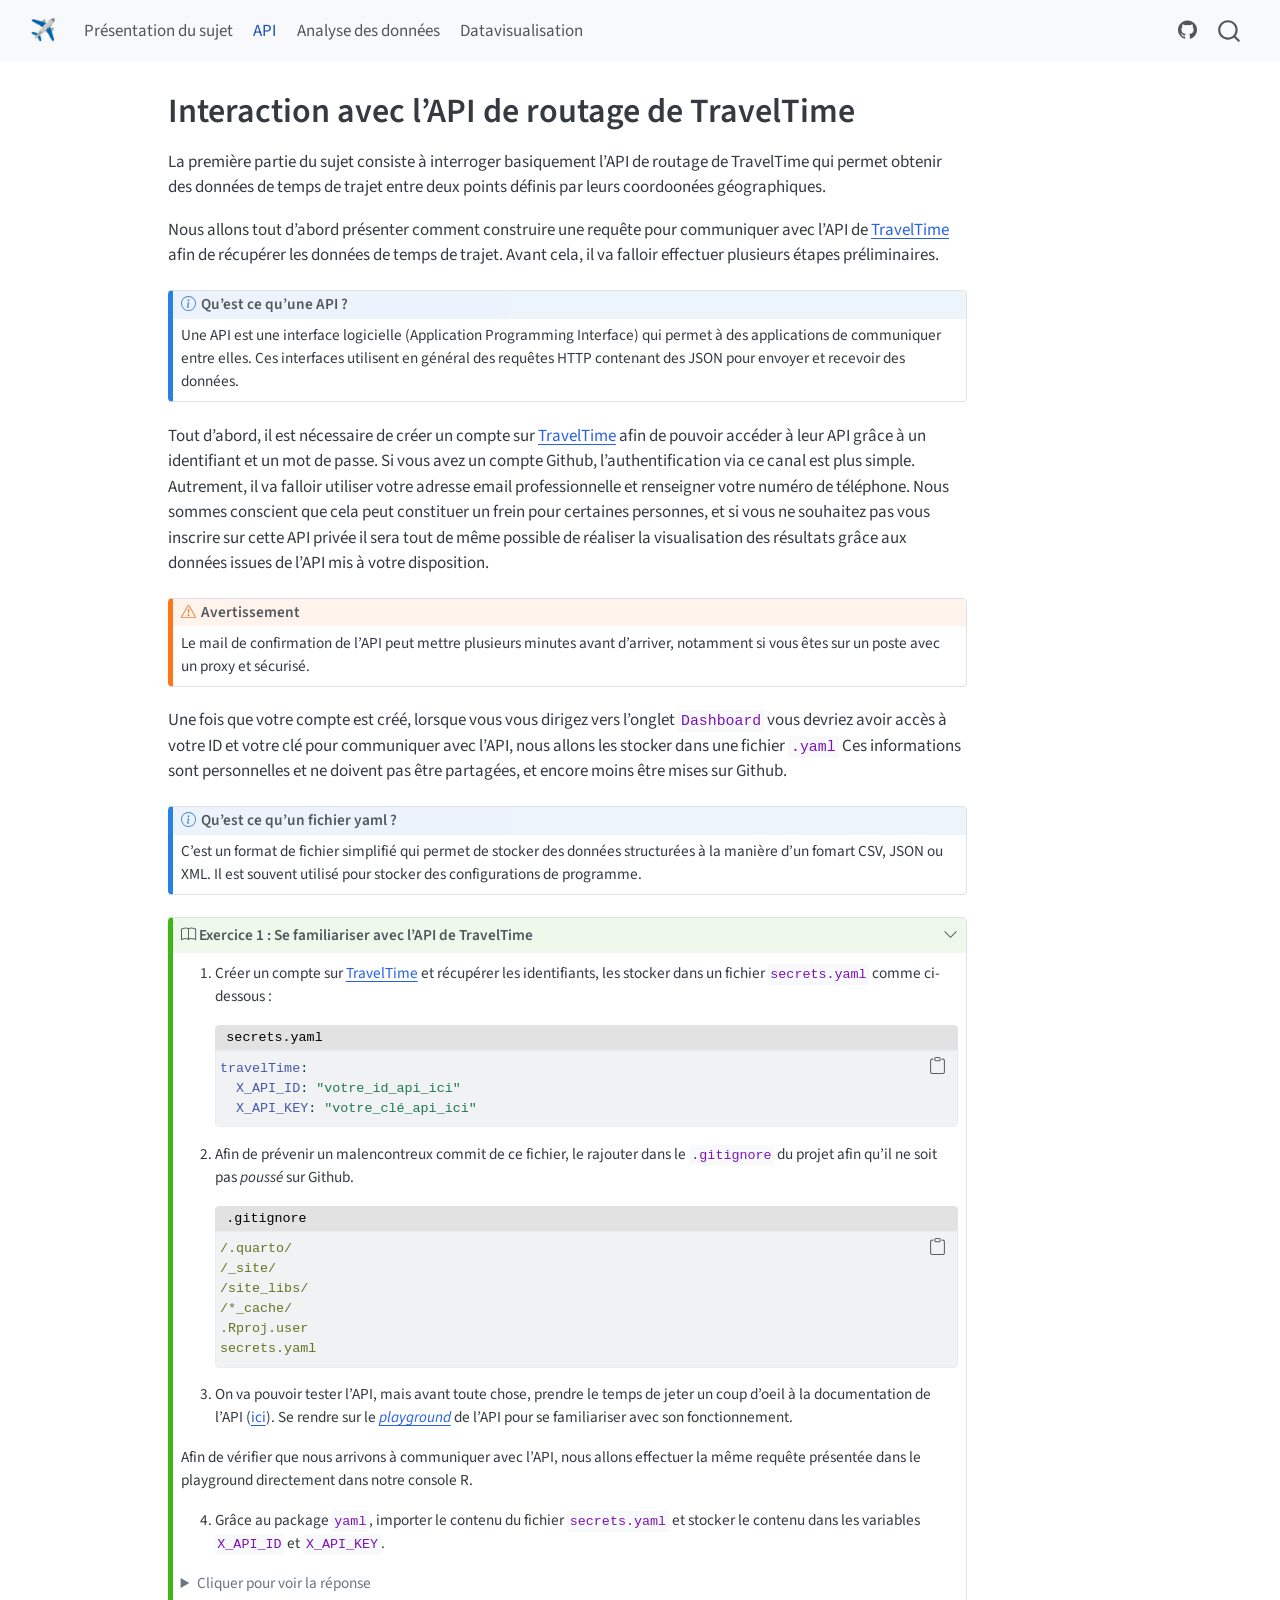
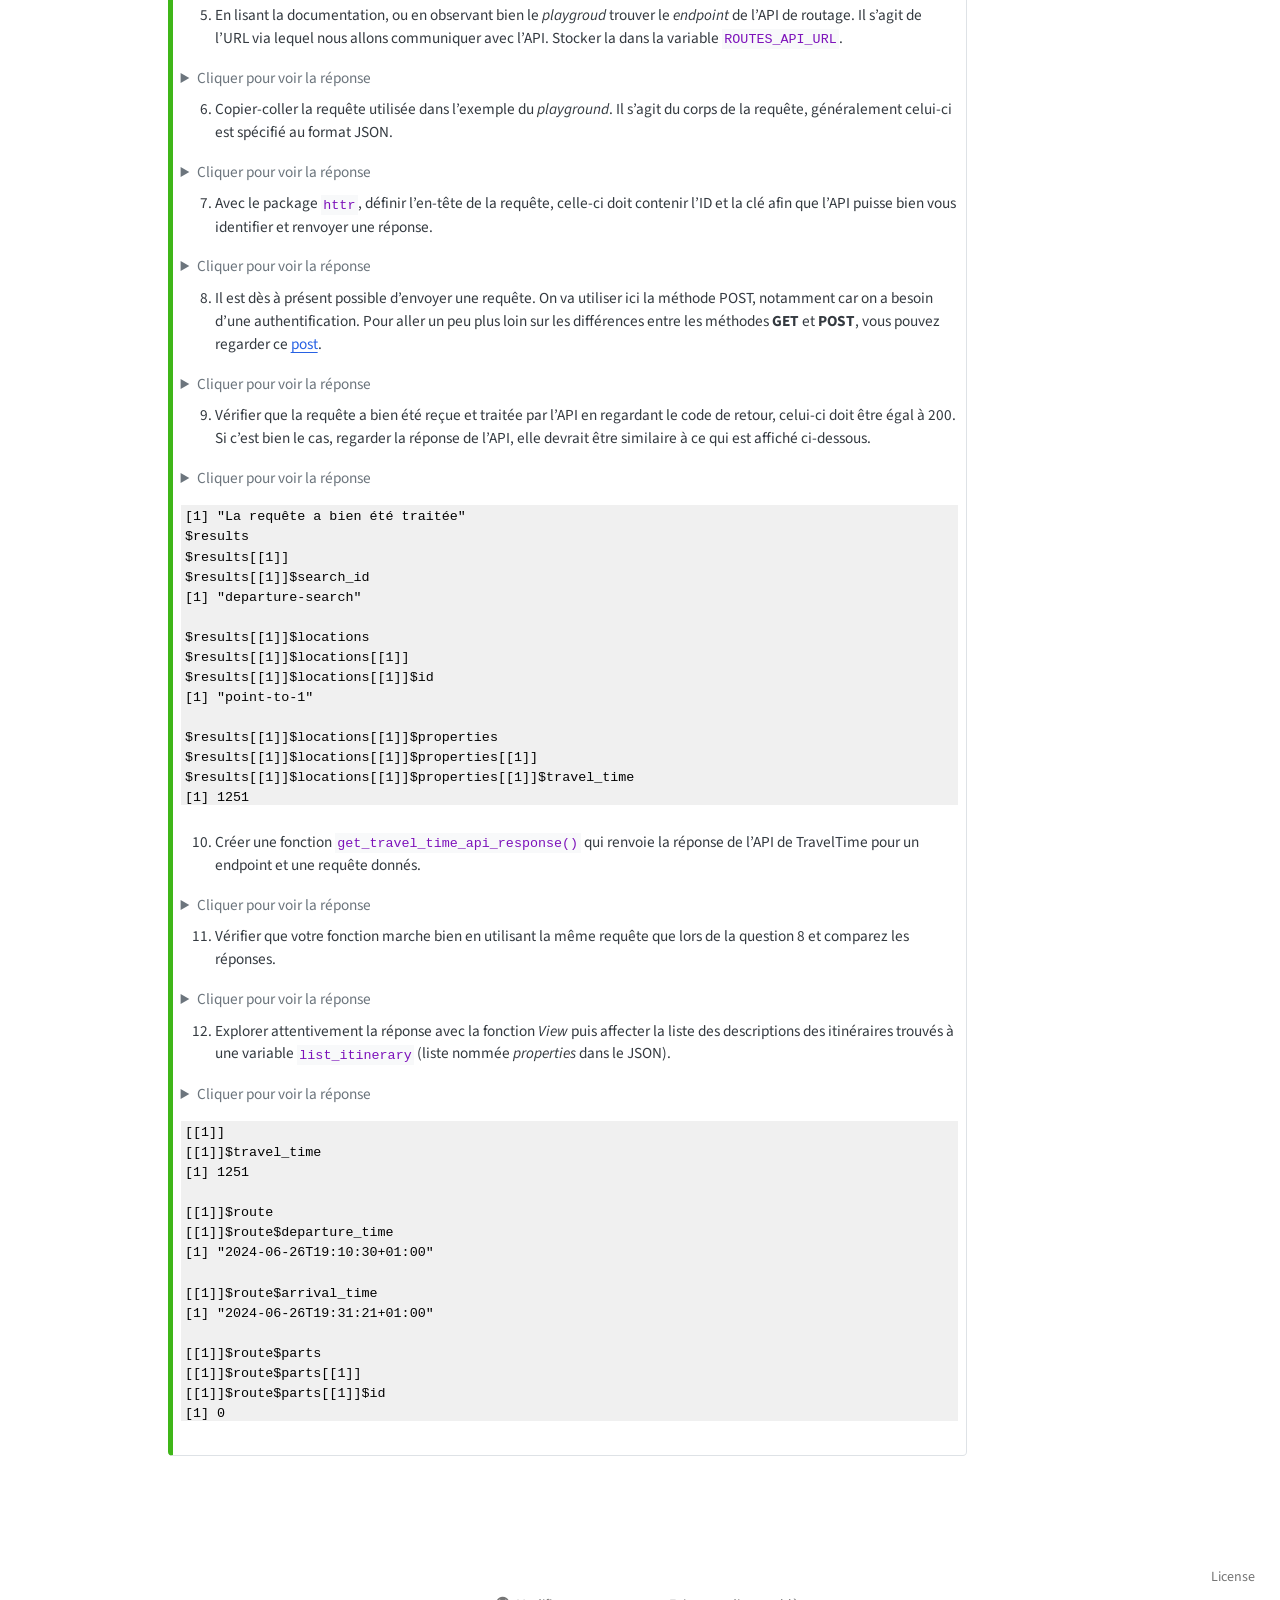
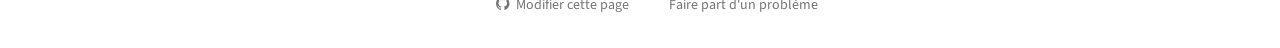
<file: 1-api.html>
<!DOCTYPE html>
<html xmlns="http://www.w3.org/1999/xhtml" lang="fr-FR" xml:lang="fr-FR"><head>

<meta charset="utf-8">
<meta name="generator" content="quarto-1.4.555">

<meta name="viewport" content="width=device-width, initial-scale=1.0, user-scalable=yes">


<title>✈️ - Interaction avec l’API de routage de TravelTime</title>
<style>
code{white-space: pre-wrap;}
span.smallcaps{font-variant: small-caps;}
div.columns{display: flex; gap: min(4vw, 1.5em);}
div.column{flex: auto; overflow-x: auto;}
div.hanging-indent{margin-left: 1.5em; text-indent: -1.5em;}
ul.task-list{list-style: none;}
ul.task-list li input[type="checkbox"] {
  width: 0.8em;
  margin: 0 0.8em 0.2em -1em; /* quarto-specific, see https://github.com/quarto-dev/quarto-cli/issues/4556 */ 
  vertical-align: middle;
}
/* CSS for syntax highlighting */
pre > code.sourceCode { white-space: pre; position: relative; }
pre > code.sourceCode > span { line-height: 1.25; }
pre > code.sourceCode > span:empty { height: 1.2em; }
.sourceCode { overflow: visible; }
code.sourceCode > span { color: inherit; text-decoration: inherit; }
div.sourceCode { margin: 1em 0; }
pre.sourceCode { margin: 0; }
@media screen {
div.sourceCode { overflow: auto; }
}
@media print {
pre > code.sourceCode { white-space: pre-wrap; }
pre > code.sourceCode > span { text-indent: -5em; padding-left: 5em; }
}
pre.numberSource code
  { counter-reset: source-line 0; }
pre.numberSource code > span
  { position: relative; left: -4em; counter-increment: source-line; }
pre.numberSource code > span > a:first-child::before
  { content: counter(source-line);
    position: relative; left: -1em; text-align: right; vertical-align: baseline;
    border: none; display: inline-block;
    -webkit-touch-callout: none; -webkit-user-select: none;
    -khtml-user-select: none; -moz-user-select: none;
    -ms-user-select: none; user-select: none;
    padding: 0 4px; width: 4em;
  }
pre.numberSource { margin-left: 3em;  padding-left: 4px; }
div.sourceCode
  {   }
@media screen {
pre > code.sourceCode > span > a:first-child::before { text-decoration: underline; }
}
</style>


<script src="site_libs/quarto-nav/quarto-nav.js"></script>
<script src="site_libs/quarto-nav/headroom.min.js"></script>
<script src="site_libs/clipboard/clipboard.min.js"></script>
<script src="site_libs/quarto-search/autocomplete.umd.js"></script>
<script src="site_libs/quarto-search/fuse.min.js"></script>
<script src="site_libs/quarto-search/quarto-search.js"></script>
<meta name="quarto:offset" content="./">
<script src="site_libs/quarto-html/quarto.js"></script>
<script src="site_libs/quarto-html/popper.min.js"></script>
<script src="site_libs/quarto-html/tippy.umd.min.js"></script>
<script src="site_libs/quarto-html/anchor.min.js"></script>
<link href="site_libs/quarto-html/tippy.css" rel="stylesheet">
<link href="site_libs/quarto-html/quarto-syntax-highlighting.css" rel="stylesheet" id="quarto-text-highlighting-styles">
<script src="site_libs/bootstrap/bootstrap.min.js"></script>
<link href="site_libs/bootstrap/bootstrap-icons.css" rel="stylesheet">
<link href="site_libs/bootstrap/bootstrap.min.css" rel="stylesheet" id="quarto-bootstrap" data-mode="light">
<script id="quarto-search-options" type="application/json">{
  "location": "navbar",
  "copy-button": false,
  "collapse-after": 3,
  "panel-placement": "end",
  "type": "overlay",
  "limit": 50,
  "keyboard-shortcut": [
    "f",
    "/",
    "s"
  ],
  "show-item-context": false,
  "language": {
    "search-no-results-text": "Pas de résultats",
    "search-matching-documents-text": "documents trouvés",
    "search-copy-link-title": "Copier le lien vers la recherche",
    "search-hide-matches-text": "Cacher les correspondances additionnelles",
    "search-more-match-text": "correspondance de plus dans ce document",
    "search-more-matches-text": "correspondances de plus dans ce document",
    "search-clear-button-title": "Effacer",
    "search-text-placeholder": "",
    "search-detached-cancel-button-title": "Annuler",
    "search-submit-button-title": "Envoyer",
    "search-label": "Recherche"
  }
}</script>


<link rel="stylesheet" href="style/custom_styles.css">
<meta property="og:title" content="✈️ - Interaction avec l’API de routage de TravelTime">
<meta property="og:description" content="Visualiser les émissions de CO2 liées à une mesure de restriction de liaison aérienne relativement à des durées de trajets ferroviaires dans le cadre. L’étude portera sur les liaisons aériennes entre les 10 plus grandes agglomérations de la Métropole française. Elle permettra de quantifier et de localiser les émissions de CO2 évitées avec des mesures hypothétiques d’interdictions de liaisons aériennes lorsqu’une alternative ferroviaire existe en moins de 3h30, 4h30, 5h30…">
<meta property="og:site_name" content="✈️">
</head>

<body class="nav-fixed">

<div id="quarto-search-results"></div>
  <header id="quarto-header" class="headroom fixed-top">
    <nav class="navbar navbar-expand-lg " data-bs-theme="dark">
      <div class="navbar-container container-fluid">
      <div class="navbar-brand-container mx-auto">
    <a class="navbar-brand" href="./index.html">
    <span class="navbar-title">✈️</span>
    </a>
  </div>
            <div id="quarto-search" class="" title="Recherche"></div>
          <button class="navbar-toggler" type="button" data-bs-toggle="collapse" data-bs-target="#navbarCollapse" aria-controls="navbarCollapse" aria-expanded="false" aria-label="Basculer la navigation" onclick="if (window.quartoToggleHeadroom) { window.quartoToggleHeadroom(); }">
  <span class="navbar-toggler-icon"></span>
</button>
          <div class="collapse navbar-collapse" id="navbarCollapse">
            <ul class="navbar-nav navbar-nav-scroll me-auto">
  <li class="nav-item">
    <a class="nav-link" href="./index.html"> 
<span class="menu-text">Présentation du sujet</span></a>
  </li>  
  <li class="nav-item">
    <a class="nav-link active" href="./1-api.html" aria-current="page"> 
<span class="menu-text">API</span></a>
  </li>  
  <li class="nav-item">
    <a class="nav-link" href="./2-analyse.html"> 
<span class="menu-text">Analyse des données</span></a>
  </li>  
  <li class="nav-item">
    <a class="nav-link" href="./3-dataviz.html"> 
<span class="menu-text">Datavisualisation</span></a>
  </li>  
</ul>
            <ul class="navbar-nav navbar-nav-scroll ms-auto">
  <li class="nav-item compact">
    <a class="nav-link" href="https://github.com/InseeFrLab/funathon2024_sujet1"> <i class="bi bi-github" role="img" aria-label="GitHub">
</i> 
<span class="menu-text"></span></a>
  </li>  
</ul>
          </div> <!-- /navcollapse -->
          <div class="quarto-navbar-tools">
</div>
      </div> <!-- /container-fluid -->
    </nav>
</header>
<!-- content -->
<div id="quarto-content" class="quarto-container page-columns page-rows-contents page-layout-article page-navbar">
<!-- sidebar -->
<!-- margin-sidebar -->
    <div id="quarto-margin-sidebar" class="sidebar margin-sidebar">
        
    </div>
<!-- main -->
<main class="content" id="quarto-document-content">

<header id="title-block-header" class="quarto-title-block default">
<div class="quarto-title">
<h1 class="title">Interaction avec l’API de routage de TravelTime</h1>
</div>



<div class="quarto-title-meta">

    
  
    
  </div>
  


</header>


<p>La première partie du sujet consiste à interroger basiquement l’API de routage de TravelTime qui permet obtenir des données de temps de trajet entre deux points définis par leurs coordoonées géographiques.</p>
<p>Nous allons tout d’abord présenter comment construire une requête pour communiquer avec l’API de <a href="https://account.traveltime.com/">TravelTime</a> afin de récupérer les données de temps de trajet. Avant cela, il va falloir effectuer plusieurs étapes préliminaires.</p>
<div class="callout callout-style-default callout-note callout-titled">
<div class="callout-header d-flex align-content-center">
<div class="callout-icon-container">
<i class="callout-icon"></i>
</div>
<div class="callout-title-container flex-fill">
Qu’est ce qu’une API ?
</div>
</div>
<div class="callout-body-container callout-body">
<p>Une API est une interface logicielle (Application Programming Interface) qui permet à des applications de communiquer entre elles. Ces interfaces utilisent en général des requêtes HTTP contenant des JSON pour envoyer et recevoir des données.</p>
</div>
</div>
<p>Tout d’abord, il est nécessaire de créer un compte sur <a href="https://account.traveltime.com/">TravelTime</a> afin de pouvoir accéder à leur API grâce à un identifiant et un mot de passe. Si vous avez un compte Github, l’authentification via ce canal est plus simple. Autrement, il va falloir utiliser votre adresse email professionnelle et renseigner votre numéro de téléphone. Nous sommes conscient que cela peut constituer un frein pour certaines personnes, et si vous ne souhaitez pas vous inscrire sur cette API privée il sera tout de même possible de réaliser la visualisation des résultats grâce aux données issues de l’API mis à votre disposition.</p>
<div class="callout callout-style-default callout-warning callout-titled">
<div class="callout-header d-flex align-content-center">
<div class="callout-icon-container">
<i class="callout-icon"></i>
</div>
<div class="callout-title-container flex-fill">
Avertissement
</div>
</div>
<div class="callout-body-container callout-body">
<p>Le mail de confirmation de l’API peut mettre plusieurs minutes avant d’arriver, notamment si vous êtes sur un poste avec un proxy et sécurisé.</p>
</div>
</div>
<p>Une fois que votre compte est créé, lorsque vous vous dirigez vers l’onglet <code>Dashboard</code> vous devriez avoir accès à votre ID et votre clé pour communiquer avec l’API, nous allons les stocker dans une fichier <code>.yaml</code> Ces informations sont personnelles et ne doivent pas être partagées, et encore moins être mises sur Github.</p>
<div class="callout callout-style-default callout-note callout-titled">
<div class="callout-header d-flex align-content-center">
<div class="callout-icon-container">
<i class="callout-icon"></i>
</div>
<div class="callout-title-container flex-fill">
Qu’est ce qu’un fichier yaml ?
</div>
</div>
<div class="callout-body-container callout-body">
<p>C’est un format de fichier simplifié qui permet de stocker des données structurées à la manière d’un fomart CSV, JSON ou XML. Il est souvent utilisé pour stocker des configurations de programme.</p>
</div>
</div>
<div class="callout callout-style-default callout-tip no-icon callout-titled">
<div class="callout-header d-flex align-content-center" data-bs-toggle="collapse" data-bs-target=".callout-4-contents" aria-controls="callout-4" aria-expanded="true" aria-label="Toggle callout">
<div class="callout-icon-container">
<i class="callout-icon no-icon"></i>
</div>
<div class="callout-title-container flex-fill">
<i class="bi bi-book"></i> Exercice 1 : Se familiariser avec l’API de TravelTime
</div>
<div class="callout-btn-toggle d-inline-block border-0 py-1 ps-1 pe-0 float-end"><i class="callout-toggle"></i></div>
</div>
<div id="callout-4" class="callout-4-contents callout-collapse collapse show">
<div class="callout-body-container callout-body">
<ol type="1">
<li><p>Créer un compte sur <a href="https://account.traveltime.com/">TravelTime</a> et récupérer les identifiants, les stocker dans un fichier <code>secrets.yaml</code> comme ci-dessous :</p>
<div class="code-with-filename">
<div class="code-with-filename-file">
<pre><strong>secrets.yaml</strong></pre>
</div>
<div class="sourceCode" id="cb1" data-filename="secrets.yaml"><pre class="sourceCode yaml code-with-copy"><code class="sourceCode yaml"><span id="cb1-1"><a href="#cb1-1" aria-hidden="true" tabindex="-1"></a><span class="fu">travelTime</span><span class="kw">:</span></span>
<span id="cb1-2"><a href="#cb1-2" aria-hidden="true" tabindex="-1"></a><span class="at">  </span><span class="fu">X_API_ID</span><span class="kw">:</span><span class="at"> </span><span class="st">"votre_id_api_ici"</span></span>
<span id="cb1-3"><a href="#cb1-3" aria-hidden="true" tabindex="-1"></a><span class="at">  </span><span class="fu">X_API_KEY</span><span class="kw">:</span><span class="at"> </span><span class="st">"votre_clé_api_ici"</span></span></code><button title="Copier vers le presse-papier" class="code-copy-button"><i class="bi"></i></button></pre></div>
</div></li>
<li><p>Afin de prévenir un malencontreux commit de ce fichier, le rajouter dans le <code>.gitignore</code> du projet afin qu’il ne soit pas <em>poussé</em> sur Github.</p>
<div class="code-with-filename">
<div class="code-with-filename-file">
<pre><strong>.gitignore</strong></pre>
</div>
<div class="sourceCode" id="cb2" data-filename=".gitignore"><pre class="sourceCode yaml code-with-copy"><code class="sourceCode yaml"><span id="cb2-1"><a href="#cb2-1" aria-hidden="true" tabindex="-1"></a><span class="at">/.quarto/</span></span>
<span id="cb2-2"><a href="#cb2-2" aria-hidden="true" tabindex="-1"></a><span class="at">/_site/</span></span>
<span id="cb2-3"><a href="#cb2-3" aria-hidden="true" tabindex="-1"></a><span class="at">/site_libs/</span></span>
<span id="cb2-4"><a href="#cb2-4" aria-hidden="true" tabindex="-1"></a><span class="at">/*_cache/</span></span>
<span id="cb2-5"><a href="#cb2-5" aria-hidden="true" tabindex="-1"></a><span class="at">.Rproj.user</span></span>
<span id="cb2-6"><a href="#cb2-6" aria-hidden="true" tabindex="-1"></a><span class="at">secrets.yaml</span></span></code><button title="Copier vers le presse-papier" class="code-copy-button"><i class="bi"></i></button></pre></div>
</div></li>
<li><p>On va pouvoir tester l’API, mais avant toute chose, prendre le temps de jeter un coup d’oeil à la documentation de l’API (<a href="https://docs.traveltime.com/api/overview/introduction">ici</a>). Se rendre sur le <a href="https://playground.traveltime.com/routes"><em>playground</em></a> de l’API pour se familiariser avec son fonctionnement.</p></li>
</ol>
<p>Afin de vérifier que nous arrivons à communiquer avec l’API, nous allons effectuer la même requête présentée dans le playground directement dans notre console R.</p>
<ol start="4" type="1">
<li>Grâce au package <code>yaml</code>, importer le contenu du fichier <code>secrets.yaml</code> et stocker le contenu dans les variables <code>X_API_ID</code> et <code>X_API_KEY</code>.</li>
</ol>
<div class="cell">
<details class="code-fold">
<summary>Cliquer pour voir la réponse</summary>
<div class="sourceCode cell-code" id="cb3"><pre class="sourceCode r code-overflow-scroll code-with-copy"><code class="sourceCode r"><span id="cb3-1"><a href="#cb3-1" aria-hidden="true" tabindex="-1"></a>secrets <span class="ot">&lt;-</span> yaml<span class="sc">::</span><span class="fu">read_yaml</span>(<span class="st">"secrets.yaml"</span>)</span>
<span id="cb3-2"><a href="#cb3-2" aria-hidden="true" tabindex="-1"></a>X_API_ID <span class="ot">&lt;-</span> secrets<span class="sc">$</span>travelTime<span class="sc">$</span>X_API_ID</span>
<span id="cb3-3"><a href="#cb3-3" aria-hidden="true" tabindex="-1"></a>X_API_KEY <span class="ot">&lt;-</span> secrets<span class="sc">$</span>travelTime<span class="sc">$</span>X_API_KEY</span></code><button title="Copier vers le presse-papier" class="code-copy-button"><i class="bi"></i></button></pre></div>
</details>
</div>
<ol start="5" type="1">
<li>En lisant la documentation, ou en observant bien le <em>playgroud</em> trouver le <em>endpoint</em> de l’API de routage. Il s’agit de l’URL via lequel nous allons communiquer avec l’API. Stocker la dans la variable <code>ROUTES_API_URL</code>.</li>
</ol>
<div class="cell">
<details class="code-fold">
<summary>Cliquer pour voir la réponse</summary>
<div class="sourceCode cell-code" id="cb4"><pre class="sourceCode r code-overflow-scroll code-with-copy"><code class="sourceCode r"><span id="cb4-1"><a href="#cb4-1" aria-hidden="true" tabindex="-1"></a>ROUTES_API_URL <span class="ot">&lt;-</span> <span class="st">"https://api.traveltimeapp.com/v4/routes"</span></span></code><button title="Copier vers le presse-papier" class="code-copy-button"><i class="bi"></i></button></pre></div>
</details>
</div>
<ol start="6" type="1">
<li>Copier-coller la requête utilisée dans l’exemple du <em>playground</em>. Il s’agit du corps de la requête, généralement celui-ci est spécifié au format JSON.</li>
</ol>
<div class="cell">
<details class="code-fold">
<summary>Cliquer pour voir la réponse</summary>
<div class="sourceCode cell-code" id="cb5"><pre class="sourceCode r code-overflow-scroll code-with-copy"><code class="sourceCode r"><span id="cb5-1"><a href="#cb5-1" aria-hidden="true" tabindex="-1"></a>request_body <span class="ot">&lt;-</span> <span class="st">'</span></span>
<span id="cb5-2"><a href="#cb5-2" aria-hidden="true" tabindex="-1"></a><span class="st">{</span></span>
<span id="cb5-3"><a href="#cb5-3" aria-hidden="true" tabindex="-1"></a><span class="st">  "locations": [</span></span>
<span id="cb5-4"><a href="#cb5-4" aria-hidden="true" tabindex="-1"></a><span class="st">    {</span></span>
<span id="cb5-5"><a href="#cb5-5" aria-hidden="true" tabindex="-1"></a><span class="st">      "id": "point-from",</span></span>
<span id="cb5-6"><a href="#cb5-6" aria-hidden="true" tabindex="-1"></a><span class="st">      "coords": {</span></span>
<span id="cb5-7"><a href="#cb5-7" aria-hidden="true" tabindex="-1"></a><span class="st">        "lat": 51.5119637,</span></span>
<span id="cb5-8"><a href="#cb5-8" aria-hidden="true" tabindex="-1"></a><span class="st">        "lng": -0.1279543</span></span>
<span id="cb5-9"><a href="#cb5-9" aria-hidden="true" tabindex="-1"></a><span class="st">      }</span></span>
<span id="cb5-10"><a href="#cb5-10" aria-hidden="true" tabindex="-1"></a><span class="st">    },</span></span>
<span id="cb5-11"><a href="#cb5-11" aria-hidden="true" tabindex="-1"></a><span class="st">    {</span></span>
<span id="cb5-12"><a href="#cb5-12" aria-hidden="true" tabindex="-1"></a><span class="st">      "id": "point-to-1",</span></span>
<span id="cb5-13"><a href="#cb5-13" aria-hidden="true" tabindex="-1"></a><span class="st">      "coords": {</span></span>
<span id="cb5-14"><a href="#cb5-14" aria-hidden="true" tabindex="-1"></a><span class="st">        "lat": 51.5156177,</span></span>
<span id="cb5-15"><a href="#cb5-15" aria-hidden="true" tabindex="-1"></a><span class="st">        "lng": -0.0919983</span></span>
<span id="cb5-16"><a href="#cb5-16" aria-hidden="true" tabindex="-1"></a><span class="st">      }</span></span>
<span id="cb5-17"><a href="#cb5-17" aria-hidden="true" tabindex="-1"></a><span class="st">    }</span></span>
<span id="cb5-18"><a href="#cb5-18" aria-hidden="true" tabindex="-1"></a><span class="st">  ],</span></span>
<span id="cb5-19"><a href="#cb5-19" aria-hidden="true" tabindex="-1"></a><span class="st">  "departure_searches": [</span></span>
<span id="cb5-20"><a href="#cb5-20" aria-hidden="true" tabindex="-1"></a><span class="st">    {</span></span>
<span id="cb5-21"><a href="#cb5-21" aria-hidden="true" tabindex="-1"></a><span class="st">      "id": "departure-search",</span></span>
<span id="cb5-22"><a href="#cb5-22" aria-hidden="true" tabindex="-1"></a><span class="st">      "transportation": {</span></span>
<span id="cb5-23"><a href="#cb5-23" aria-hidden="true" tabindex="-1"></a><span class="st">        "type": "public_transport"</span></span>
<span id="cb5-24"><a href="#cb5-24" aria-hidden="true" tabindex="-1"></a><span class="st">      },</span></span>
<span id="cb5-25"><a href="#cb5-25" aria-hidden="true" tabindex="-1"></a><span class="st">      "departure_location_id": "point-from",</span></span>
<span id="cb5-26"><a href="#cb5-26" aria-hidden="true" tabindex="-1"></a><span class="st">      "arrival_location_ids": [</span></span>
<span id="cb5-27"><a href="#cb5-27" aria-hidden="true" tabindex="-1"></a><span class="st">        "point-to-1"</span></span>
<span id="cb5-28"><a href="#cb5-28" aria-hidden="true" tabindex="-1"></a><span class="st">      ],</span></span>
<span id="cb5-29"><a href="#cb5-29" aria-hidden="true" tabindex="-1"></a><span class="st">      "departure_time": "2024-06-26T18:00:00.000Z",</span></span>
<span id="cb5-30"><a href="#cb5-30" aria-hidden="true" tabindex="-1"></a><span class="st">      "properties": [</span></span>
<span id="cb5-31"><a href="#cb5-31" aria-hidden="true" tabindex="-1"></a><span class="st">        "travel_time",</span></span>
<span id="cb5-32"><a href="#cb5-32" aria-hidden="true" tabindex="-1"></a><span class="st">        "route"</span></span>
<span id="cb5-33"><a href="#cb5-33" aria-hidden="true" tabindex="-1"></a><span class="st">      ],</span></span>
<span id="cb5-34"><a href="#cb5-34" aria-hidden="true" tabindex="-1"></a><span class="st">      "range": {</span></span>
<span id="cb5-35"><a href="#cb5-35" aria-hidden="true" tabindex="-1"></a><span class="st">        "enabled": true,</span></span>
<span id="cb5-36"><a href="#cb5-36" aria-hidden="true" tabindex="-1"></a><span class="st">        "max_results": 5,</span></span>
<span id="cb5-37"><a href="#cb5-37" aria-hidden="true" tabindex="-1"></a><span class="st">        "width": 900</span></span>
<span id="cb5-38"><a href="#cb5-38" aria-hidden="true" tabindex="-1"></a><span class="st">      }</span></span>
<span id="cb5-39"><a href="#cb5-39" aria-hidden="true" tabindex="-1"></a><span class="st">    }</span></span>
<span id="cb5-40"><a href="#cb5-40" aria-hidden="true" tabindex="-1"></a><span class="st">  ]</span></span>
<span id="cb5-41"><a href="#cb5-41" aria-hidden="true" tabindex="-1"></a><span class="st">}'</span></span></code><button title="Copier vers le presse-papier" class="code-copy-button"><i class="bi"></i></button></pre></div>
</details>
</div>
<ol start="7" type="1">
<li>Avec le package <code>httr</code>, définir l’en-tête de la requête, celle-ci doit contenir l’ID et la clé afin que l’API puisse bien vous identifier et renvoyer une réponse.</li>
</ol>
<div class="cell">
<details class="code-fold">
<summary>Cliquer pour voir la réponse</summary>
<div class="sourceCode cell-code" id="cb6"><pre class="sourceCode r code-overflow-scroll code-with-copy"><code class="sourceCode r"><span id="cb6-1"><a href="#cb6-1" aria-hidden="true" tabindex="-1"></a>headers <span class="ot">&lt;-</span> httr<span class="sc">::</span><span class="fu">add_headers</span>(</span>
<span id="cb6-2"><a href="#cb6-2" aria-hidden="true" tabindex="-1"></a>  <span class="st">"Content-Type"</span> <span class="ot">=</span> <span class="st">"application/json"</span>,</span>
<span id="cb6-3"><a href="#cb6-3" aria-hidden="true" tabindex="-1"></a>  <span class="st">"X-Application-Id"</span> <span class="ot">=</span> X_API_ID,</span>
<span id="cb6-4"><a href="#cb6-4" aria-hidden="true" tabindex="-1"></a>  <span class="st">"X-Api-Key"</span> <span class="ot">=</span> X_API_KEY</span>
<span id="cb6-5"><a href="#cb6-5" aria-hidden="true" tabindex="-1"></a>)</span></code><button title="Copier vers le presse-papier" class="code-copy-button"><i class="bi"></i></button></pre></div>
</details>
</div>
<ol start="8" type="1">
<li>Il est dès à présent possible d’envoyer une requête. On va utiliser ici la méthode POST, notamment car on a besoin d’une authentification. Pour aller un peu plus loin sur les différences entre les méthodes <strong>GET</strong> et <strong>POST</strong>, vous pouvez regarder ce <a href="https://www.ionos.fr/digitalguide/sites-internet/developpement-web/get-vs-post/">post</a>.</li>
</ol>
<div class="cell">
<details class="code-fold">
<summary>Cliquer pour voir la réponse</summary>
<div class="sourceCode cell-code" id="cb7"><pre class="sourceCode r code-overflow-scroll code-with-copy"><code class="sourceCode r"><span id="cb7-1"><a href="#cb7-1" aria-hidden="true" tabindex="-1"></a>response <span class="ot">&lt;-</span> httr<span class="sc">::</span><span class="fu">POST</span>(ROUTES_API_URL, <span class="at">body =</span> request_body, <span class="at">encode =</span> <span class="st">"json"</span>, headers)</span>
<span id="cb7-2"><a href="#cb7-2" aria-hidden="true" tabindex="-1"></a></span>
<span id="cb7-3"><a href="#cb7-3" aria-hidden="true" tabindex="-1"></a>content <span class="ot">&lt;-</span> httr<span class="sc">::</span><span class="fu">content</span>(response)</span></code><button title="Copier vers le presse-papier" class="code-copy-button"><i class="bi"></i></button></pre></div>
</details>
</div>
<ol start="9" type="1">
<li>Vérifier que la requête a bien été reçue et traitée par l’API en regardant le code de retour, celui-ci doit être égal à 200. Si c’est bien le cas, regarder la réponse de l’API, elle devrait être similaire à ce qui est affiché ci-dessous.</li>
</ol>
<div class="cell">
<details class="code-fold">
<summary>Cliquer pour voir la réponse</summary>
<div class="sourceCode cell-code" id="cb8"><pre class="sourceCode r code-overflow-scroll code-with-copy"><code class="sourceCode r"><span id="cb8-1"><a href="#cb8-1" aria-hidden="true" tabindex="-1"></a><span class="cf">if</span> (httr<span class="sc">::</span><span class="fu">status_code</span>(response) <span class="sc">==</span> <span class="dv">200</span>) {</span>
<span id="cb8-2"><a href="#cb8-2" aria-hidden="true" tabindex="-1"></a>  <span class="fu">print</span>(<span class="st">"La requête a bien été traitée"</span>)</span>
<span id="cb8-3"><a href="#cb8-3" aria-hidden="true" tabindex="-1"></a>  content <span class="ot">&lt;-</span> httr<span class="sc">::</span><span class="fu">content</span>(response, <span class="at">as =</span> <span class="st">"parsed"</span>)</span>
<span id="cb8-4"><a href="#cb8-4" aria-hidden="true" tabindex="-1"></a>  <span class="fu">print</span>(content)</span>
<span id="cb8-5"><a href="#cb8-5" aria-hidden="true" tabindex="-1"></a>} <span class="cf">else</span> {</span>
<span id="cb8-6"><a href="#cb8-6" aria-hidden="true" tabindex="-1"></a>  <span class="co"># Affichage d'un message d'erreur si le code de la réponse n'est pas 200</span></span>
<span id="cb8-7"><a href="#cb8-7" aria-hidden="true" tabindex="-1"></a>  <span class="fu">print</span>(<span class="fu">sprintf</span>(<span class="st">"Une erreur est survenue. Code de la réponse : %d"</span>, httr<span class="sc">::</span><span class="fu">status_code</span>(response)))</span>
<span id="cb8-8"><a href="#cb8-8" aria-hidden="true" tabindex="-1"></a>}</span></code><button title="Copier vers le presse-papier" class="code-copy-button"><i class="bi"></i></button></pre></div>
</details>
<div class="cell-output cell-output-stdout">
<pre class="long-output"><code>[1] "La requête a bien été traitée"
$results
$results[[1]]
$results[[1]]$search_id
[1] "departure-search"

$results[[1]]$locations
$results[[1]]$locations[[1]]
$results[[1]]$locations[[1]]$id
[1] "point-to-1"

$results[[1]]$locations[[1]]$properties
$results[[1]]$locations[[1]]$properties[[1]]
$results[[1]]$locations[[1]]$properties[[1]]$travel_time
[1] 1251

$results[[1]]$locations[[1]]$properties[[1]]$route
$results[[1]]$locations[[1]]$properties[[1]]$route$departure_time
[1] "2024-06-26T19:10:30+01:00"

$results[[1]]$locations[[1]]$properties[[1]]$route$arrival_time
[1] "2024-06-26T19:31:21+01:00"

$results[[1]]$locations[[1]]$properties[[1]]$route$parts
$results[[1]]$locations[[1]]$properties[[1]]$route$parts[[1]]
$results[[1]]$locations[[1]]$properties[[1]]$route$parts[[1]]$id
[1] 0

$results[[1]]$locations[[1]]$properties[[1]]$route$parts[[1]]$type
[1] "start_end"

$results[[1]]$locations[[1]]$properties[[1]]$route$parts[[1]]$mode
[1] "walk"

$results[[1]]$locations[[1]]$properties[[1]]$route$parts[[1]]$directions
[1] "Start your journey 28 meters southeast"

$results[[1]]$locations[[1]]$properties[[1]]$route$parts[[1]]$distance
[1] 28

$results[[1]]$locations[[1]]$properties[[1]]$route$parts[[1]]$travel_time
[1] 20

$results[[1]]$locations[[1]]$properties[[1]]$route$parts[[1]]$coords
$results[[1]]$locations[[1]]$properties[[1]]$route$parts[[1]]$coords[[1]]
$results[[1]]$locations[[1]]$properties[[1]]$route$parts[[1]]$coords[[1]]$lat
[1] 51.51196

$results[[1]]$locations[[1]]$properties[[1]]$route$parts[[1]]$coords[[1]]$lng
[1] -0.1279543


$results[[1]]$locations[[1]]$properties[[1]]$route$parts[[1]]$coords[[2]]
$results[[1]]$locations[[1]]$properties[[1]]$route$parts[[1]]$coords[[2]]$lat
[1] 51.51172

$results[[1]]$locations[[1]]$properties[[1]]$route$parts[[1]]$coords[[2]]$lng
[1] -0.127818



$results[[1]]$locations[[1]]$properties[[1]]$route$parts[[1]]$direction
[1] "southeast"


$results[[1]]$locations[[1]]$properties[[1]]$route$parts[[2]]
$results[[1]]$locations[[1]]$properties[[1]]$route$parts[[2]]$id
[1] 1

$results[[1]]$locations[[1]]$properties[[1]]$route$parts[[2]]$type
[1] "road"

$results[[1]]$locations[[1]]$properties[[1]]$route$parts[[2]]$mode
[1] "walk"

$results[[1]]$locations[[1]]$properties[[1]]$route$parts[[2]]$directions
[1] "Walk 18 meters"

$results[[1]]$locations[[1]]$properties[[1]]$route$parts[[2]]$distance
[1] 18

$results[[1]]$locations[[1]]$properties[[1]]$route$parts[[2]]$travel_time
[1] 16

$results[[1]]$locations[[1]]$properties[[1]]$route$parts[[2]]$coords
$results[[1]]$locations[[1]]$properties[[1]]$route$parts[[2]]$coords[[1]]
$results[[1]]$locations[[1]]$properties[[1]]$route$parts[[2]]$coords[[1]]$lat
[1] 51.51172

$results[[1]]$locations[[1]]$properties[[1]]$route$parts[[2]]$coords[[1]]$lng
[1] -0.127818


$results[[1]]$locations[[1]]$properties[[1]]$route$parts[[2]]$coords[[2]]
$results[[1]]$locations[[1]]$properties[[1]]$route$parts[[2]]$coords[[2]]$lat
[1] 51.51171

$results[[1]]$locations[[1]]$properties[[1]]$route$parts[[2]]$coords[[2]]$lng
[1] -0.1277992


$results[[1]]$locations[[1]]$properties[[1]]$route$parts[[2]]$coords[[3]]
$results[[1]]$locations[[1]]$properties[[1]]$route$parts[[2]]$coords[[3]]$lat
[1] 51.51165

$results[[1]]$locations[[1]]$properties[[1]]$route$parts[[2]]$coords[[3]]$lng
[1] -0.1277612


$results[[1]]$locations[[1]]$properties[[1]]$route$parts[[2]]$coords[[4]]
$results[[1]]$locations[[1]]$properties[[1]]$route$parts[[2]]$coords[[4]]$lat
[1] 51.51163

$results[[1]]$locations[[1]]$properties[[1]]$route$parts[[2]]$coords[[4]]$lng
[1] -0.1277487


$results[[1]]$locations[[1]]$properties[[1]]$route$parts[[2]]$coords[[5]]
$results[[1]]$locations[[1]]$properties[[1]]$route$parts[[2]]$coords[[5]]$lat
[1] 51.51162

$results[[1]]$locations[[1]]$properties[[1]]$route$parts[[2]]$coords[[5]]$lng
[1] -0.1277957


$results[[1]]$locations[[1]]$properties[[1]]$route$parts[[2]]$coords[[6]]
$results[[1]]$locations[[1]]$properties[[1]]$route$parts[[2]]$coords[[6]]$lat
[1] 51.51162

$results[[1]]$locations[[1]]$properties[[1]]$route$parts[[2]]$coords[[6]]$lng
[1] -0.1278105


$results[[1]]$locations[[1]]$properties[[1]]$route$parts[[2]]$coords[[7]]
$results[[1]]$locations[[1]]$properties[[1]]$route$parts[[2]]$coords[[7]]$lat
[1] 51.5116

$results[[1]]$locations[[1]]$properties[[1]]$route$parts[[2]]$coords[[7]]$lng
[1] -0.127838


$results[[1]]$locations[[1]]$properties[[1]]$route$parts[[2]]$coords[[8]]
$results[[1]]$locations[[1]]$properties[[1]]$route$parts[[2]]$coords[[8]]$lat
[1] 51.5116

$results[[1]]$locations[[1]]$properties[[1]]$route$parts[[2]]$coords[[8]]$lng
[1] -0.1278801




$results[[1]]$locations[[1]]$properties[[1]]$route$parts[[3]]
$results[[1]]$locations[[1]]$properties[[1]]$route$parts[[3]]$id
[1] 2

$results[[1]]$locations[[1]]$properties[[1]]$route$parts[[3]]$type
[1] "basic"

$results[[1]]$locations[[1]]$properties[[1]]$route$parts[[3]]$mode
[1] "walk"

$results[[1]]$locations[[1]]$properties[[1]]$route$parts[[3]]$directions
[1] "Enter 'Leicester Square Underground Station' through 'Entrance 3'"

$results[[1]]$locations[[1]]$properties[[1]]$route$parts[[3]]$distance
[1] 58

$results[[1]]$locations[[1]]$properties[[1]]$route$parts[[3]]$travel_time
[1] 305

$results[[1]]$locations[[1]]$properties[[1]]$route$parts[[3]]$coords
$results[[1]]$locations[[1]]$properties[[1]]$route$parts[[3]]$coords[[1]]
$results[[1]]$locations[[1]]$properties[[1]]$route$parts[[3]]$coords[[1]]$lat
[1] 51.5116

$results[[1]]$locations[[1]]$properties[[1]]$route$parts[[3]]$coords[[1]]$lng
[1] -0.1278801


$results[[1]]$locations[[1]]$properties[[1]]$route$parts[[3]]$coords[[2]]
$results[[1]]$locations[[1]]$properties[[1]]$route$parts[[3]]$coords[[2]]$lat
[1] 51.51161

$results[[1]]$locations[[1]]$properties[[1]]$route$parts[[3]]$coords[[2]]$lng
[1] -0.1279264


$results[[1]]$locations[[1]]$properties[[1]]$route$parts[[3]]$coords[[3]]
$results[[1]]$locations[[1]]$properties[[1]]$route$parts[[3]]$coords[[3]]$lat
[1] 51.51191

$results[[1]]$locations[[1]]$properties[[1]]$route$parts[[3]]$coords[[3]]$lng
[1] -0.1285772




$results[[1]]$locations[[1]]$properties[[1]]$route$parts[[4]]
$results[[1]]$locations[[1]]$properties[[1]]$route$parts[[4]]$id
[1] 3

$results[[1]]$locations[[1]]$properties[[1]]$route$parts[[4]]$type
[1] "public_transport"

$results[[1]]$locations[[1]]$properties[[1]]$route$parts[[4]]$mode
[1] "rail_underground"

$results[[1]]$locations[[1]]$properties[[1]]$route$parts[[4]]$directions
[1] "Take a train (Northern (of London Underground (TfL)) line) from 'Leicester Square Underground Station' (leaves at 19:16) to 'Waterloo Underground Station' (arrives at 19:18) (3 stops)"

$results[[1]]$locations[[1]]$properties[[1]]$route$parts[[4]]$distance
[1] 0

$results[[1]]$locations[[1]]$properties[[1]]$route$parts[[4]]$travel_time
[1] 150

$results[[1]]$locations[[1]]$properties[[1]]$route$parts[[4]]$coords
$results[[1]]$locations[[1]]$properties[[1]]$route$parts[[4]]$coords[[1]]
$results[[1]]$locations[[1]]$properties[[1]]$route$parts[[4]]$coords[[1]]$lat
[1] 51.51191

$results[[1]]$locations[[1]]$properties[[1]]$route$parts[[4]]$coords[[1]]$lng
[1] -0.1285772


$results[[1]]$locations[[1]]$properties[[1]]$route$parts[[4]]$coords[[2]]
$results[[1]]$locations[[1]]$properties[[1]]$route$parts[[4]]$coords[[2]]$lat
[1] 51.5088

$results[[1]]$locations[[1]]$properties[[1]]$route$parts[[4]]$coords[[2]]$lng
[1] -0.1255917


$results[[1]]$locations[[1]]$properties[[1]]$route$parts[[4]]$coords[[3]]
$results[[1]]$locations[[1]]$properties[[1]]$route$parts[[4]]$coords[[3]]$lat
[1] 51.50729

$results[[1]]$locations[[1]]$properties[[1]]$route$parts[[4]]$coords[[3]]$lng
[1] -0.1225412


$results[[1]]$locations[[1]]$properties[[1]]$route$parts[[4]]$coords[[4]]
$results[[1]]$locations[[1]]$properties[[1]]$route$parts[[4]]$coords[[4]]$lat
[1] 51.50319

$results[[1]]$locations[[1]]$properties[[1]]$route$parts[[4]]$coords[[4]]$lng
[1] -0.1135745



$results[[1]]$locations[[1]]$properties[[1]]$route$parts[[4]]$line
[1] "Northern (of London Underground (TfL))"

$results[[1]]$locations[[1]]$properties[[1]]$route$parts[[4]]$departure_station
[1] "Leicester Square Underground Station"

$results[[1]]$locations[[1]]$properties[[1]]$route$parts[[4]]$arrival_station
[1] "Waterloo Underground Station"

$results[[1]]$locations[[1]]$properties[[1]]$route$parts[[4]]$departs_at
[1] "19:16"

$results[[1]]$locations[[1]]$properties[[1]]$route$parts[[4]]$arrives_at
[1] "19:18"

$results[[1]]$locations[[1]]$properties[[1]]$route$parts[[4]]$num_stops
[1] 3


$results[[1]]$locations[[1]]$properties[[1]]$route$parts[[5]]
$results[[1]]$locations[[1]]$properties[[1]]$route$parts[[5]]$id
[1] 4

$results[[1]]$locations[[1]]$properties[[1]]$route$parts[[5]]$type
[1] "basic"

$results[[1]]$locations[[1]]$properties[[1]]$route$parts[[5]]$mode
[1] "walk"

$results[[1]]$locations[[1]]$properties[[1]]$route$parts[[5]]$directions
[1] "Change stop"

$results[[1]]$locations[[1]]$properties[[1]]$route$parts[[5]]$distance
[1] 74

$results[[1]]$locations[[1]]$properties[[1]]$route$parts[[5]]$travel_time
[1] 132

$results[[1]]$locations[[1]]$properties[[1]]$route$parts[[5]]$coords
$results[[1]]$locations[[1]]$properties[[1]]$route$parts[[5]]$coords[[1]]
$results[[1]]$locations[[1]]$properties[[1]]$route$parts[[5]]$coords[[1]]$lat
[1] 51.50319

$results[[1]]$locations[[1]]$properties[[1]]$route$parts[[5]]$coords[[1]]$lng
[1] -0.1135745


$results[[1]]$locations[[1]]$properties[[1]]$route$parts[[5]]$coords[[2]]
$results[[1]]$locations[[1]]$properties[[1]]$route$parts[[5]]$coords[[2]]$lat
[1] 51.50268

$results[[1]]$locations[[1]]$properties[[1]]$route$parts[[5]]$coords[[2]]$lng
[1] -0.112875




$results[[1]]$locations[[1]]$properties[[1]]$route$parts[[6]]
$results[[1]]$locations[[1]]$properties[[1]]$route$parts[[6]]$id
[1] 5

$results[[1]]$locations[[1]]$properties[[1]]$route$parts[[6]]$type
[1] "public_transport"

$results[[1]]$locations[[1]]$properties[[1]]$route$parts[[6]]$mode
[1] "rail_underground"

$results[[1]]$locations[[1]]$properties[[1]]$route$parts[[6]]$directions
[1] "Take a train (Waterloo &amp; City (of London Underground (TfL)) line) from 'Waterloo Underground Station' (leaves at 19:21) to 'Bank Underground Station' (arrives at 19:25) (1 stops)"

$results[[1]]$locations[[1]]$properties[[1]]$route$parts[[6]]$distance
[1] 0

$results[[1]]$locations[[1]]$properties[[1]]$route$parts[[6]]$travel_time
[1] 247

$results[[1]]$locations[[1]]$properties[[1]]$route$parts[[6]]$coords
$results[[1]]$locations[[1]]$properties[[1]]$route$parts[[6]]$coords[[1]]
$results[[1]]$locations[[1]]$properties[[1]]$route$parts[[6]]$coords[[1]]$lat
[1] 51.50268

$results[[1]]$locations[[1]]$properties[[1]]$route$parts[[6]]$coords[[1]]$lng
[1] -0.112875


$results[[1]]$locations[[1]]$properties[[1]]$route$parts[[6]]$coords[[2]]
$results[[1]]$locations[[1]]$properties[[1]]$route$parts[[6]]$coords[[2]]$lat
[1] 51.51331

$results[[1]]$locations[[1]]$properties[[1]]$route$parts[[6]]$coords[[2]]$lng
[1] -0.08833874



$results[[1]]$locations[[1]]$properties[[1]]$route$parts[[6]]$line
[1] "Waterloo &amp; City (of London Underground (TfL))"

$results[[1]]$locations[[1]]$properties[[1]]$route$parts[[6]]$departure_station
[1] "Waterloo Underground Station"

$results[[1]]$locations[[1]]$properties[[1]]$route$parts[[6]]$arrival_station
[1] "Bank Underground Station"

$results[[1]]$locations[[1]]$properties[[1]]$route$parts[[6]]$departs_at
[1] "19:21"

$results[[1]]$locations[[1]]$properties[[1]]$route$parts[[6]]$arrives_at
[1] "19:25"

$results[[1]]$locations[[1]]$properties[[1]]$route$parts[[6]]$num_stops
[1] 1


$results[[1]]$locations[[1]]$properties[[1]]$route$parts[[7]]
$results[[1]]$locations[[1]]$properties[[1]]$route$parts[[7]]$id
[1] 6

$results[[1]]$locations[[1]]$properties[[1]]$route$parts[[7]]$type
[1] "basic"

$results[[1]]$locations[[1]]$properties[[1]]$route$parts[[7]]$mode
[1] "walk"

$results[[1]]$locations[[1]]$properties[[1]]$route$parts[[7]]$directions
[1] "Leave Bank Underground Station"

$results[[1]]$locations[[1]]$properties[[1]]$route$parts[[7]]$distance
[1] 14

$results[[1]]$locations[[1]]$properties[[1]]$route$parts[[7]]$travel_time
[1] 21

$results[[1]]$locations[[1]]$properties[[1]]$route$parts[[7]]$coords
$results[[1]]$locations[[1]]$properties[[1]]$route$parts[[7]]$coords[[1]]
$results[[1]]$locations[[1]]$properties[[1]]$route$parts[[7]]$coords[[1]]$lat
[1] 51.51331

$results[[1]]$locations[[1]]$properties[[1]]$route$parts[[7]]$coords[[1]]$lng
[1] -0.08833874


$results[[1]]$locations[[1]]$properties[[1]]$route$parts[[7]]$coords[[2]]
$results[[1]]$locations[[1]]$properties[[1]]$route$parts[[7]]$coords[[2]]$lat
[1] 51.51335

$results[[1]]$locations[[1]]$properties[[1]]$route$parts[[7]]$coords[[2]]$lng
[1] -0.088138




$results[[1]]$locations[[1]]$properties[[1]]$route$parts[[8]]
$results[[1]]$locations[[1]]$properties[[1]]$route$parts[[8]]$id
[1] 7

$results[[1]]$locations[[1]]$properties[[1]]$route$parts[[8]]$type
[1] "road"

$results[[1]]$locations[[1]]$properties[[1]]$route$parts[[8]]$mode
[1] "walk"

$results[[1]]$locations[[1]]$properties[[1]]$route$parts[[8]]$directions
[1] "Walk 22 meters along Cornhill"

$results[[1]]$locations[[1]]$properties[[1]]$route$parts[[8]]$distance
[1] 22

$results[[1]]$locations[[1]]$properties[[1]]$route$parts[[8]]$travel_time
[1] 17

$results[[1]]$locations[[1]]$properties[[1]]$route$parts[[8]]$coords
$results[[1]]$locations[[1]]$properties[[1]]$route$parts[[8]]$coords[[1]]
$results[[1]]$locations[[1]]$properties[[1]]$route$parts[[8]]$coords[[1]]$lat
[1] 51.51335

$results[[1]]$locations[[1]]$properties[[1]]$route$parts[[8]]$coords[[1]]$lng
[1] -0.088138


$results[[1]]$locations[[1]]$properties[[1]]$route$parts[[8]]$coords[[2]]
$results[[1]]$locations[[1]]$properties[[1]]$route$parts[[8]]$coords[[2]]$lat
[1] 51.51336

$results[[1]]$locations[[1]]$properties[[1]]$route$parts[[8]]$coords[[2]]$lng
[1] -0.0880625


$results[[1]]$locations[[1]]$properties[[1]]$route$parts[[8]]$coords[[3]]
$results[[1]]$locations[[1]]$properties[[1]]$route$parts[[8]]$coords[[3]]$lat
[1] 51.51337

$results[[1]]$locations[[1]]$properties[[1]]$route$parts[[8]]$coords[[3]]$lng
[1] -0.0880111


$results[[1]]$locations[[1]]$properties[[1]]$route$parts[[8]]$coords[[4]]
$results[[1]]$locations[[1]]$properties[[1]]$route$parts[[8]]$coords[[4]]$lat
[1] 51.51336

$results[[1]]$locations[[1]]$properties[[1]]$route$parts[[8]]$coords[[4]]$lng
[1] -0.0879365


$results[[1]]$locations[[1]]$properties[[1]]$route$parts[[8]]$coords[[5]]
$results[[1]]$locations[[1]]$properties[[1]]$route$parts[[8]]$coords[[5]]$lat
[1] 51.51335

$results[[1]]$locations[[1]]$properties[[1]]$route$parts[[8]]$coords[[5]]$lng
[1] -0.0878813


$results[[1]]$locations[[1]]$properties[[1]]$route$parts[[8]]$coords[[6]]
$results[[1]]$locations[[1]]$properties[[1]]$route$parts[[8]]$coords[[6]]$lat
[1] 51.51332

$results[[1]]$locations[[1]]$properties[[1]]$route$parts[[8]]$coords[[6]]$lng
[1] -0.087818



$results[[1]]$locations[[1]]$properties[[1]]$route$parts[[8]]$road
[1] "Cornhill"


$results[[1]]$locations[[1]]$properties[[1]]$route$parts[[9]]
$results[[1]]$locations[[1]]$properties[[1]]$route$parts[[9]]$id
[1] 8

$results[[1]]$locations[[1]]$properties[[1]]$route$parts[[9]]$type
[1] "road"

$results[[1]]$locations[[1]]$properties[[1]]$route$parts[[9]]$mode
[1] "walk"

$results[[1]]$locations[[1]]$properties[[1]]$route$parts[[9]]$directions
[1] "Turn right onto Popes Head Alley and walk 6 meters"

$results[[1]]$locations[[1]]$properties[[1]]$route$parts[[9]]$distance
[1] 6

$results[[1]]$locations[[1]]$properties[[1]]$route$parts[[9]]$travel_time
[1] 5

$results[[1]]$locations[[1]]$properties[[1]]$route$parts[[9]]$coords
$results[[1]]$locations[[1]]$properties[[1]]$route$parts[[9]]$coords[[1]]
$results[[1]]$locations[[1]]$properties[[1]]$route$parts[[9]]$coords[[1]]$lat
[1] 51.51332

$results[[1]]$locations[[1]]$properties[[1]]$route$parts[[9]]$coords[[1]]$lng
[1] -0.087818


$results[[1]]$locations[[1]]$properties[[1]]$route$parts[[9]]$coords[[2]]
$results[[1]]$locations[[1]]$properties[[1]]$route$parts[[9]]$coords[[2]]$lat
[1] 51.51327

$results[[1]]$locations[[1]]$properties[[1]]$route$parts[[9]]$coords[[2]]$lng
[1] -0.0878348



$results[[1]]$locations[[1]]$properties[[1]]$route$parts[[9]]$road
[1] "Popes Head Alley"

$results[[1]]$locations[[1]]$properties[[1]]$route$parts[[9]]$turn
[1] "right"


$results[[1]]$locations[[1]]$properties[[1]]$route$parts[[10]]
$results[[1]]$locations[[1]]$properties[[1]]$route$parts[[10]]$id
[1] 9

$results[[1]]$locations[[1]]$properties[[1]]$route$parts[[10]]$type
[1] "basic"

$results[[1]]$locations[[1]]$properties[[1]]$route$parts[[10]]$mode
[1] "walk"

$results[[1]]$locations[[1]]$properties[[1]]$route$parts[[10]]$directions
[1] "Go to 'Bank Station  Cornhill, Stop E'"

$results[[1]]$locations[[1]]$properties[[1]]$route$parts[[10]]$distance
[1] 5

$results[[1]]$locations[[1]]$properties[[1]]$route$parts[[10]]$travel_time
[1] 8

$results[[1]]$locations[[1]]$properties[[1]]$route$parts[[10]]$coords
$results[[1]]$locations[[1]]$properties[[1]]$route$parts[[10]]$coords[[1]]
$results[[1]]$locations[[1]]$properties[[1]]$route$parts[[10]]$coords[[1]]$lat
[1] 51.51327

$results[[1]]$locations[[1]]$properties[[1]]$route$parts[[10]]$coords[[1]]$lng
[1] -0.0878348


$results[[1]]$locations[[1]]$properties[[1]]$route$parts[[10]]$coords[[2]]
$results[[1]]$locations[[1]]$properties[[1]]$route$parts[[10]]$coords[[2]]$lat
[1] 51.51327

$results[[1]]$locations[[1]]$properties[[1]]$route$parts[[10]]$coords[[2]]$lng
[1] -0.08774938




$results[[1]]$locations[[1]]$properties[[1]]$route$parts[[11]]
$results[[1]]$locations[[1]]$properties[[1]]$route$parts[[11]]$id
[1] 10

$results[[1]]$locations[[1]]$properties[[1]]$route$parts[[11]]$type
[1] "public_transport"

$results[[1]]$locations[[1]]$properties[[1]]$route$parts[[11]]$mode
[1] "bus"

$results[[1]]$locations[[1]]$properties[[1]]$route$parts[[11]]$directions
[1] "Take a bus (25 (of Stagecoach London)) from 'Bank Station  Cornhill' (leaves at 19:26) to 'Poultry  Bank Station' (arrives at 19:26) (1 stops)"

$results[[1]]$locations[[1]]$properties[[1]]$route$parts[[11]]$distance
[1] 0

$results[[1]]$locations[[1]]$properties[[1]]$route$parts[[11]]$travel_time
[1] 41

$results[[1]]$locations[[1]]$properties[[1]]$route$parts[[11]]$coords
$results[[1]]$locations[[1]]$properties[[1]]$route$parts[[11]]$coords[[1]]
$results[[1]]$locations[[1]]$properties[[1]]$route$parts[[11]]$coords[[1]]$lat
[1] 51.51327

$results[[1]]$locations[[1]]$properties[[1]]$route$parts[[11]]$coords[[1]]$lng
[1] -0.08774938


$results[[1]]$locations[[1]]$properties[[1]]$route$parts[[11]]$coords[[2]]
$results[[1]]$locations[[1]]$properties[[1]]$route$parts[[11]]$coords[[2]]$lat
[1] 51.51359

$results[[1]]$locations[[1]]$properties[[1]]$route$parts[[11]]$coords[[2]]$lng
[1] -0.09129586



$results[[1]]$locations[[1]]$properties[[1]]$route$parts[[11]]$line
[1] "25 (of Stagecoach London)"

$results[[1]]$locations[[1]]$properties[[1]]$route$parts[[11]]$departure_station
[1] "Bank Station  Cornhill"

$results[[1]]$locations[[1]]$properties[[1]]$route$parts[[11]]$arrival_station
[1] "Poultry  Bank Station"

$results[[1]]$locations[[1]]$properties[[1]]$route$parts[[11]]$departs_at
[1] "19:26"

$results[[1]]$locations[[1]]$properties[[1]]$route$parts[[11]]$arrives_at
[1] "19:26"

$results[[1]]$locations[[1]]$properties[[1]]$route$parts[[11]]$num_stops
[1] 1


$results[[1]]$locations[[1]]$properties[[1]]$route$parts[[12]]
$results[[1]]$locations[[1]]$properties[[1]]$route$parts[[12]]$id
[1] 11

$results[[1]]$locations[[1]]$properties[[1]]$route$parts[[12]]$type
[1] "basic"

$results[[1]]$locations[[1]]$properties[[1]]$route$parts[[12]]$mode
[1] "walk"

$results[[1]]$locations[[1]]$properties[[1]]$route$parts[[12]]$directions
[1] "Leave Poultry  Bank Station"

$results[[1]]$locations[[1]]$properties[[1]]$route$parts[[12]]$distance
[1] 9

$results[[1]]$locations[[1]]$properties[[1]]$route$parts[[12]]$travel_time
[1] 13

$results[[1]]$locations[[1]]$properties[[1]]$route$parts[[12]]$coords
$results[[1]]$locations[[1]]$properties[[1]]$route$parts[[12]]$coords[[1]]
$results[[1]]$locations[[1]]$properties[[1]]$route$parts[[12]]$coords[[1]]$lat
[1] 51.51359

$results[[1]]$locations[[1]]$properties[[1]]$route$parts[[12]]$coords[[1]]$lng
[1] -0.09129586


$results[[1]]$locations[[1]]$properties[[1]]$route$parts[[12]]$coords[[2]]
$results[[1]]$locations[[1]]$properties[[1]]$route$parts[[12]]$coords[[2]]$lat
[1] 51.51367

$results[[1]]$locations[[1]]$properties[[1]]$route$parts[[12]]$coords[[2]]$lng
[1] -0.0913163




$results[[1]]$locations[[1]]$properties[[1]]$route$parts[[13]]
$results[[1]]$locations[[1]]$properties[[1]]$route$parts[[13]]$id
[1] 12

$results[[1]]$locations[[1]]$properties[[1]]$route$parts[[13]]$type
[1] "road"

$results[[1]]$locations[[1]]$properties[[1]]$route$parts[[13]]$mode
[1] "walk"

$results[[1]]$locations[[1]]$properties[[1]]$route$parts[[13]]$directions
[1] "Walk 59 meters"

$results[[1]]$locations[[1]]$properties[[1]]$route$parts[[13]]$distance
[1] 59

$results[[1]]$locations[[1]]$properties[[1]]$route$parts[[13]]$travel_time
[1] 53

$results[[1]]$locations[[1]]$properties[[1]]$route$parts[[13]]$coords
$results[[1]]$locations[[1]]$properties[[1]]$route$parts[[13]]$coords[[1]]
$results[[1]]$locations[[1]]$properties[[1]]$route$parts[[13]]$coords[[1]]$lat
[1] 51.51367

$results[[1]]$locations[[1]]$properties[[1]]$route$parts[[13]]$coords[[1]]$lng
[1] -0.0913163


$results[[1]]$locations[[1]]$properties[[1]]$route$parts[[13]]$coords[[2]]
$results[[1]]$locations[[1]]$properties[[1]]$route$parts[[13]]$coords[[2]]$lat
[1] 51.51371

$results[[1]]$locations[[1]]$properties[[1]]$route$parts[[13]]$coords[[2]]$lng
[1] -0.0913021


$results[[1]]$locations[[1]]$properties[[1]]$route$parts[[13]]$coords[[3]]
$results[[1]]$locations[[1]]$properties[[1]]$route$parts[[13]]$coords[[3]]$lat
[1] 51.51372

$results[[1]]$locations[[1]]$properties[[1]]$route$parts[[13]]$coords[[3]]$lng
[1] -0.0912981


$results[[1]]$locations[[1]]$properties[[1]]$route$parts[[13]]$coords[[4]]
$results[[1]]$locations[[1]]$properties[[1]]$route$parts[[13]]$coords[[4]]$lat
[1] 51.51383

$results[[1]]$locations[[1]]$properties[[1]]$route$parts[[13]]$coords[[4]]$lng
[1] -0.0920269


$results[[1]]$locations[[1]]$properties[[1]]$route$parts[[13]]$coords[[5]]
$results[[1]]$locations[[1]]$properties[[1]]$route$parts[[13]]$coords[[5]]$lat
[1] 51.51383

$results[[1]]$locations[[1]]$properties[[1]]$route$parts[[13]]$coords[[5]]$lng
[1] -0.0920717




$results[[1]]$locations[[1]]$properties[[1]]$route$parts[[14]]
$results[[1]]$locations[[1]]$properties[[1]]$route$parts[[14]]$id
[1] 13

$results[[1]]$locations[[1]]$properties[[1]]$route$parts[[14]]$type
[1] "road"

$results[[1]]$locations[[1]]$properties[[1]]$route$parts[[14]]$mode
[1] "walk"

$results[[1]]$locations[[1]]$properties[[1]]$route$parts[[14]]$directions
[1] "Turn right onto Ironmonger Lane and walk 4 meters"

$results[[1]]$locations[[1]]$properties[[1]]$route$parts[[14]]$distance
[1] 4

$results[[1]]$locations[[1]]$properties[[1]]$route$parts[[14]]$travel_time
[1] 3

$results[[1]]$locations[[1]]$properties[[1]]$route$parts[[14]]$coords
$results[[1]]$locations[[1]]$properties[[1]]$route$parts[[14]]$coords[[1]]
$results[[1]]$locations[[1]]$properties[[1]]$route$parts[[14]]$coords[[1]]$lat
[1] 51.51383

$results[[1]]$locations[[1]]$properties[[1]]$route$parts[[14]]$coords[[1]]$lng
[1] -0.0920717


$results[[1]]$locations[[1]]$properties[[1]]$route$parts[[14]]$coords[[2]]
$results[[1]]$locations[[1]]$properties[[1]]$route$parts[[14]]$coords[[2]]$lat
[1] 51.51387

$results[[1]]$locations[[1]]$properties[[1]]$route$parts[[14]]$coords[[2]]$lng
[1] -0.0920617



$results[[1]]$locations[[1]]$properties[[1]]$route$parts[[14]]$road
[1] "Ironmonger Lane"

$results[[1]]$locations[[1]]$properties[[1]]$route$parts[[14]]$turn
[1] "right"


$results[[1]]$locations[[1]]$properties[[1]]$route$parts[[15]]
$results[[1]]$locations[[1]]$properties[[1]]$route$parts[[15]]$id
[1] 14

$results[[1]]$locations[[1]]$properties[[1]]$route$parts[[15]]$type
[1] "road"

$results[[1]]$locations[[1]]$properties[[1]]$route$parts[[15]]$mode
[1] "walk"

$results[[1]]$locations[[1]]$properties[[1]]$route$parts[[15]]$directions
[1] "Turn left  and walk 138 meters"

$results[[1]]$locations[[1]]$properties[[1]]$route$parts[[15]]$distance
[1] 138

$results[[1]]$locations[[1]]$properties[[1]]$route$parts[[15]]$travel_time
[1] 109

$results[[1]]$locations[[1]]$properties[[1]]$route$parts[[15]]$coords
$results[[1]]$locations[[1]]$properties[[1]]$route$parts[[15]]$coords[[1]]
$results[[1]]$locations[[1]]$properties[[1]]$route$parts[[15]]$coords[[1]]$lat
[1] 51.51387

$results[[1]]$locations[[1]]$properties[[1]]$route$parts[[15]]$coords[[1]]$lng
[1] -0.0920617


$results[[1]]$locations[[1]]$properties[[1]]$route$parts[[15]]$coords[[2]]
$results[[1]]$locations[[1]]$properties[[1]]$route$parts[[15]]$coords[[2]]$lat
[1] 51.51388

$results[[1]]$locations[[1]]$properties[[1]]$route$parts[[15]]$coords[[2]]$lng
[1] -0.0920848


$results[[1]]$locations[[1]]$properties[[1]]$route$parts[[15]]$coords[[3]]
$results[[1]]$locations[[1]]$properties[[1]]$route$parts[[15]]$coords[[3]]$lat
[1] 51.51388

$results[[1]]$locations[[1]]$properties[[1]]$route$parts[[15]]$coords[[3]]$lng
[1] -0.092094


$results[[1]]$locations[[1]]$properties[[1]]$route$parts[[15]]$coords[[4]]
$results[[1]]$locations[[1]]$properties[[1]]$route$parts[[15]]$coords[[4]]$lat
[1] 51.5139

$results[[1]]$locations[[1]]$properties[[1]]$route$parts[[15]]$coords[[4]]$lng
[1] -0.0922426


$results[[1]]$locations[[1]]$properties[[1]]$route$parts[[15]]$coords[[5]]
$results[[1]]$locations[[1]]$properties[[1]]$route$parts[[15]]$coords[[5]]$lat
[1] 51.5139

$results[[1]]$locations[[1]]$properties[[1]]$route$parts[[15]]$coords[[5]]$lng
[1] -0.0922712


$results[[1]]$locations[[1]]$properties[[1]]$route$parts[[15]]$coords[[6]]
$results[[1]]$locations[[1]]$properties[[1]]$route$parts[[15]]$coords[[6]]$lat
[1] 51.51392

$results[[1]]$locations[[1]]$properties[[1]]$route$parts[[15]]$coords[[6]]$lng
[1] -0.0922715


$results[[1]]$locations[[1]]$properties[[1]]$route$parts[[15]]$coords[[7]]
$results[[1]]$locations[[1]]$properties[[1]]$route$parts[[15]]$coords[[7]]$lat
[1] 51.51431

$results[[1]]$locations[[1]]$properties[[1]]$route$parts[[15]]$coords[[7]]$lng
[1] -0.0921998


$results[[1]]$locations[[1]]$properties[[1]]$route$parts[[15]]$coords[[8]]
$results[[1]]$locations[[1]]$properties[[1]]$route$parts[[15]]$coords[[8]]$lat
[1] 51.51441

$results[[1]]$locations[[1]]$properties[[1]]$route$parts[[15]]$coords[[8]]$lng
[1] -0.0921822


$results[[1]]$locations[[1]]$properties[[1]]$route$parts[[15]]$coords[[9]]
$results[[1]]$locations[[1]]$properties[[1]]$route$parts[[15]]$coords[[9]]$lat
[1] 51.51442

$results[[1]]$locations[[1]]$properties[[1]]$route$parts[[15]]$coords[[9]]$lng
[1] -0.0921797


$results[[1]]$locations[[1]]$properties[[1]]$route$parts[[15]]$coords[[10]]
$results[[1]]$locations[[1]]$properties[[1]]$route$parts[[15]]$coords[[10]]$lat
[1] 51.51461

$results[[1]]$locations[[1]]$properties[[1]]$route$parts[[15]]$coords[[10]]$lng
[1] -0.0921495


$results[[1]]$locations[[1]]$properties[[1]]$route$parts[[15]]$coords[[11]]
$results[[1]]$locations[[1]]$properties[[1]]$route$parts[[15]]$coords[[11]]$lat
[1] 51.51499

$results[[1]]$locations[[1]]$properties[[1]]$route$parts[[15]]$coords[[11]]$lng
[1] -0.0920829


$results[[1]]$locations[[1]]$properties[[1]]$route$parts[[15]]$coords[[12]]
$results[[1]]$locations[[1]]$properties[[1]]$route$parts[[15]]$coords[[12]]$lat
[1] 51.51499

$results[[1]]$locations[[1]]$properties[[1]]$route$parts[[15]]$coords[[12]]$lng
[1] -0.0921332



$results[[1]]$locations[[1]]$properties[[1]]$route$parts[[15]]$turn
[1] "left"


$results[[1]]$locations[[1]]$properties[[1]]$route$parts[[16]]
$results[[1]]$locations[[1]]$properties[[1]]$route$parts[[16]]$id
[1] 15

$results[[1]]$locations[[1]]$properties[[1]]$route$parts[[16]]$type
[1] "road"

$results[[1]]$locations[[1]]$properties[[1]]$route$parts[[16]]$mode
[1] "walk"

$results[[1]]$locations[[1]]$properties[[1]]$route$parts[[16]]$directions
[1] "Turn right onto King Street and walk 11 meters"

$results[[1]]$locations[[1]]$properties[[1]]$route$parts[[16]]$distance
[1] 11

$results[[1]]$locations[[1]]$properties[[1]]$route$parts[[16]]$travel_time
[1] 8

$results[[1]]$locations[[1]]$properties[[1]]$route$parts[[16]]$coords
$results[[1]]$locations[[1]]$properties[[1]]$route$parts[[16]]$coords[[1]]
$results[[1]]$locations[[1]]$properties[[1]]$route$parts[[16]]$coords[[1]]$lat
[1] 51.51499

$results[[1]]$locations[[1]]$properties[[1]]$route$parts[[16]]$coords[[1]]$lng
[1] -0.0921332


$results[[1]]$locations[[1]]$properties[[1]]$route$parts[[16]]$coords[[2]]
$results[[1]]$locations[[1]]$properties[[1]]$route$parts[[16]]$coords[[2]]$lat
[1] 51.51509

$results[[1]]$locations[[1]]$properties[[1]]$route$parts[[16]]$coords[[2]]$lng
[1] -0.0921149



$results[[1]]$locations[[1]]$properties[[1]]$route$parts[[16]]$road
[1] "King Street"

$results[[1]]$locations[[1]]$properties[[1]]$route$parts[[16]]$turn
[1] "right"


$results[[1]]$locations[[1]]$properties[[1]]$route$parts[[17]]
$results[[1]]$locations[[1]]$properties[[1]]$route$parts[[17]]$id
[1] 16

$results[[1]]$locations[[1]]$properties[[1]]$route$parts[[17]]$type
[1] "road"

$results[[1]]$locations[[1]]$properties[[1]]$route$parts[[17]]$mode
[1] "walk"

$results[[1]]$locations[[1]]$properties[[1]]$route$parts[[17]]$directions
[1] "Continue onto Guildhall Yard for 48 meters"

$results[[1]]$locations[[1]]$properties[[1]]$route$parts[[17]]$distance
[1] 48

$results[[1]]$locations[[1]]$properties[[1]]$route$parts[[17]]$travel_time
[1] 46

$results[[1]]$locations[[1]]$properties[[1]]$route$parts[[17]]$coords
$results[[1]]$locations[[1]]$properties[[1]]$route$parts[[17]]$coords[[1]]
$results[[1]]$locations[[1]]$properties[[1]]$route$parts[[17]]$coords[[1]]$lat
[1] 51.51509

$results[[1]]$locations[[1]]$properties[[1]]$route$parts[[17]]$coords[[1]]$lng
[1] -0.0921149


$results[[1]]$locations[[1]]$properties[[1]]$route$parts[[17]]$coords[[2]]
$results[[1]]$locations[[1]]$properties[[1]]$route$parts[[17]]$coords[[2]]$lat
[1] 51.51514

$results[[1]]$locations[[1]]$properties[[1]]$route$parts[[17]]$coords[[2]]$lng
[1] -0.0921058


$results[[1]]$locations[[1]]$properties[[1]]$route$parts[[17]]$coords[[3]]
$results[[1]]$locations[[1]]$properties[[1]]$route$parts[[17]]$coords[[3]]$lat
[1] 51.51515

$results[[1]]$locations[[1]]$properties[[1]]$route$parts[[17]]$coords[[3]]$lng
[1] -0.092104


$results[[1]]$locations[[1]]$properties[[1]]$route$parts[[17]]$coords[[4]]
$results[[1]]$locations[[1]]$properties[[1]]$route$parts[[17]]$coords[[4]]$lat
[1] 51.51532

$results[[1]]$locations[[1]]$properties[[1]]$route$parts[[17]]$coords[[4]]$lng
[1] -0.0920678


$results[[1]]$locations[[1]]$properties[[1]]$route$parts[[17]]$coords[[5]]
$results[[1]]$locations[[1]]$properties[[1]]$route$parts[[17]]$coords[[5]]$lat
[1] 51.51539

$results[[1]]$locations[[1]]$properties[[1]]$route$parts[[17]]$coords[[5]]$lng
[1] -0.0920533


$results[[1]]$locations[[1]]$properties[[1]]$route$parts[[17]]$coords[[6]]
$results[[1]]$locations[[1]]$properties[[1]]$route$parts[[17]]$coords[[6]]$lat
[1] 51.5154

$results[[1]]$locations[[1]]$properties[[1]]$route$parts[[17]]$coords[[6]]$lng
[1] -0.0918024



$results[[1]]$locations[[1]]$properties[[1]]$route$parts[[17]]$road
[1] "Guildhall Yard"

$results[[1]]$locations[[1]]$properties[[1]]$route$parts[[17]]$turn
[1] "straight"


$results[[1]]$locations[[1]]$properties[[1]]$route$parts[[18]]
$results[[1]]$locations[[1]]$properties[[1]]$route$parts[[18]]$id
[1] 17

$results[[1]]$locations[[1]]$properties[[1]]$route$parts[[18]]$type
[1] "road"

$results[[1]]$locations[[1]]$properties[[1]]$route$parts[[18]]$mode
[1] "walk"

$results[[1]]$locations[[1]]$properties[[1]]$route$parts[[18]]$directions
[1] "Continue onto Guildhall Buildings for 2 meters"

$results[[1]]$locations[[1]]$properties[[1]]$route$parts[[18]]$distance
[1] 2

$results[[1]]$locations[[1]]$properties[[1]]$route$parts[[18]]$travel_time
[1] 2

$results[[1]]$locations[[1]]$properties[[1]]$route$parts[[18]]$coords
$results[[1]]$locations[[1]]$properties[[1]]$route$parts[[18]]$coords[[1]]
$results[[1]]$locations[[1]]$properties[[1]]$route$parts[[18]]$coords[[1]]$lat
[1] 51.5154

$results[[1]]$locations[[1]]$properties[[1]]$route$parts[[18]]$coords[[1]]$lng
[1] -0.0918024


$results[[1]]$locations[[1]]$properties[[1]]$route$parts[[18]]$coords[[2]]
$results[[1]]$locations[[1]]$properties[[1]]$route$parts[[18]]$coords[[2]]$lat
[1] 51.51541

$results[[1]]$locations[[1]]$properties[[1]]$route$parts[[18]]$coords[[2]]$lng
[1] -0.0917623



$results[[1]]$locations[[1]]$properties[[1]]$route$parts[[18]]$road
[1] "Guildhall Buildings"

$results[[1]]$locations[[1]]$properties[[1]]$route$parts[[18]]$turn
[1] "straight"


$results[[1]]$locations[[1]]$properties[[1]]$route$parts[[19]]
$results[[1]]$locations[[1]]$properties[[1]]$route$parts[[19]]$id
[1] 18

$results[[1]]$locations[[1]]$properties[[1]]$route$parts[[19]]$type
[1] "road"

$results[[1]]$locations[[1]]$properties[[1]]$route$parts[[19]]$mode
[1] "walk"

$results[[1]]$locations[[1]]$properties[[1]]$route$parts[[19]]$directions
[1] "Turn left onto Guildhall Yard and walk 63 meters"

$results[[1]]$locations[[1]]$properties[[1]]$route$parts[[19]]$distance
[1] 63

$results[[1]]$locations[[1]]$properties[[1]]$route$parts[[19]]$travel_time
[1] 46

$results[[1]]$locations[[1]]$properties[[1]]$route$parts[[19]]$coords
$results[[1]]$locations[[1]]$properties[[1]]$route$parts[[19]]$coords[[1]]
$results[[1]]$locations[[1]]$properties[[1]]$route$parts[[19]]$coords[[1]]$lat
[1] 51.51541

$results[[1]]$locations[[1]]$properties[[1]]$route$parts[[19]]$coords[[1]]$lng
[1] -0.0917623


$results[[1]]$locations[[1]]$properties[[1]]$route$parts[[19]]$coords[[2]]
$results[[1]]$locations[[1]]$properties[[1]]$route$parts[[19]]$coords[[2]]$lat
[1] 51.51546

$results[[1]]$locations[[1]]$properties[[1]]$route$parts[[19]]$coords[[2]]$lng
[1] -0.0917469


$results[[1]]$locations[[1]]$properties[[1]]$route$parts[[19]]$coords[[3]]
$results[[1]]$locations[[1]]$properties[[1]]$route$parts[[19]]$coords[[3]]$lat
[1] 51.51556

$results[[1]]$locations[[1]]$properties[[1]]$route$parts[[19]]$coords[[3]]$lng
[1] -0.0917495


$results[[1]]$locations[[1]]$properties[[1]]$route$parts[[19]]$coords[[4]]
$results[[1]]$locations[[1]]$properties[[1]]$route$parts[[19]]$coords[[4]]$lat
[1] 51.5157

$results[[1]]$locations[[1]]$properties[[1]]$route$parts[[19]]$coords[[4]]$lng
[1] -0.0917489


$results[[1]]$locations[[1]]$properties[[1]]$route$parts[[19]]$coords[[5]]
$results[[1]]$locations[[1]]$properties[[1]]$route$parts[[19]]$coords[[5]]$lat
[1] 51.51574

$results[[1]]$locations[[1]]$properties[[1]]$route$parts[[19]]$coords[[5]]$lng
[1] -0.0917522


$results[[1]]$locations[[1]]$properties[[1]]$route$parts[[19]]$coords[[6]]
$results[[1]]$locations[[1]]$properties[[1]]$route$parts[[19]]$coords[[6]]$lat
[1] 51.51574

$results[[1]]$locations[[1]]$properties[[1]]$route$parts[[19]]$coords[[6]]$lng
[1] -0.0918659


$results[[1]]$locations[[1]]$properties[[1]]$route$parts[[19]]$coords[[7]]
$results[[1]]$locations[[1]]$properties[[1]]$route$parts[[19]]$coords[[7]]$lat
[1] 51.51574

$results[[1]]$locations[[1]]$properties[[1]]$route$parts[[19]]$coords[[7]]$lng
[1] -0.0919915


$results[[1]]$locations[[1]]$properties[[1]]$route$parts[[19]]$coords[[8]]
$results[[1]]$locations[[1]]$properties[[1]]$route$parts[[19]]$coords[[8]]$lat
[1] 51.51574

$results[[1]]$locations[[1]]$properties[[1]]$route$parts[[19]]$coords[[8]]$lng
[1] -0.0921103


$results[[1]]$locations[[1]]$properties[[1]]$route$parts[[19]]$coords[[9]]
$results[[1]]$locations[[1]]$properties[[1]]$route$parts[[19]]$coords[[9]]$lat
[1] 51.51572

$results[[1]]$locations[[1]]$properties[[1]]$route$parts[[19]]$coords[[9]]$lng
[1] -0.0921105



$results[[1]]$locations[[1]]$properties[[1]]$route$parts[[19]]$road
[1] "Guildhall Yard"

$results[[1]]$locations[[1]]$properties[[1]]$route$parts[[19]]$turn
[1] "left"


$results[[1]]$locations[[1]]$properties[[1]]$route$parts[[20]]
$results[[1]]$locations[[1]]$properties[[1]]$route$parts[[20]]$id
[1] 19

$results[[1]]$locations[[1]]$properties[[1]]$route$parts[[20]]$type
[1] "start_end"

$results[[1]]$locations[[1]]$properties[[1]]$route$parts[[20]]$mode
[1] "walk"

$results[[1]]$locations[[1]]$properties[[1]]$route$parts[[20]]$directions
[1] "Your destination is 13 meters southeast"

$results[[1]]$locations[[1]]$properties[[1]]$route$parts[[20]]$distance
[1] 13

$results[[1]]$locations[[1]]$properties[[1]]$route$parts[[20]]$travel_time
[1] 9

$results[[1]]$locations[[1]]$properties[[1]]$route$parts[[20]]$coords
$results[[1]]$locations[[1]]$properties[[1]]$route$parts[[20]]$coords[[1]]
$results[[1]]$locations[[1]]$properties[[1]]$route$parts[[20]]$coords[[1]]$lat
[1] 51.51572

$results[[1]]$locations[[1]]$properties[[1]]$route$parts[[20]]$coords[[1]]$lng
[1] -0.0921105


$results[[1]]$locations[[1]]$properties[[1]]$route$parts[[20]]$coords[[2]]
$results[[1]]$locations[[1]]$properties[[1]]$route$parts[[20]]$coords[[2]]$lat
[1] 51.51562

$results[[1]]$locations[[1]]$properties[[1]]$route$parts[[20]]$coords[[2]]$lng
[1] -0.0919983



$results[[1]]$locations[[1]]$properties[[1]]$route$parts[[20]]$direction
[1] "southeast"





$results[[1]]$locations[[1]]$properties[[2]]
$results[[1]]$locations[[1]]$properties[[2]]$travel_time
[1] 1284

$results[[1]]$locations[[1]]$properties[[2]]$route
$results[[1]]$locations[[1]]$properties[[2]]$route$departure_time
[1] "2024-06-26T19:06:30+01:00"

$results[[1]]$locations[[1]]$properties[[2]]$route$arrival_time
[1] "2024-06-26T19:27:54+01:00"

$results[[1]]$locations[[1]]$properties[[2]]$route$parts
$results[[1]]$locations[[1]]$properties[[2]]$route$parts[[1]]
$results[[1]]$locations[[1]]$properties[[2]]$route$parts[[1]]$id
[1] 0

$results[[1]]$locations[[1]]$properties[[2]]$route$parts[[1]]$type
[1] "start_end"

$results[[1]]$locations[[1]]$properties[[2]]$route$parts[[1]]$mode
[1] "walk"

$results[[1]]$locations[[1]]$properties[[2]]$route$parts[[1]]$directions
[1] "Start your journey 28 meters southeast"

$results[[1]]$locations[[1]]$properties[[2]]$route$parts[[1]]$distance
[1] 28

$results[[1]]$locations[[1]]$properties[[2]]$route$parts[[1]]$travel_time
[1] 20

$results[[1]]$locations[[1]]$properties[[2]]$route$parts[[1]]$coords
$results[[1]]$locations[[1]]$properties[[2]]$route$parts[[1]]$coords[[1]]
$results[[1]]$locations[[1]]$properties[[2]]$route$parts[[1]]$coords[[1]]$lat
[1] 51.51196

$results[[1]]$locations[[1]]$properties[[2]]$route$parts[[1]]$coords[[1]]$lng
[1] -0.1279543


$results[[1]]$locations[[1]]$properties[[2]]$route$parts[[1]]$coords[[2]]
$results[[1]]$locations[[1]]$properties[[2]]$route$parts[[1]]$coords[[2]]$lat
[1] 51.51172

$results[[1]]$locations[[1]]$properties[[2]]$route$parts[[1]]$coords[[2]]$lng
[1] -0.127818



$results[[1]]$locations[[1]]$properties[[2]]$route$parts[[1]]$direction
[1] "southeast"


$results[[1]]$locations[[1]]$properties[[2]]$route$parts[[2]]
$results[[1]]$locations[[1]]$properties[[2]]$route$parts[[2]]$id
[1] 1

$results[[1]]$locations[[1]]$properties[[2]]$route$parts[[2]]$type
[1] "road"

$results[[1]]$locations[[1]]$properties[[2]]$route$parts[[2]]$mode
[1] "walk"

$results[[1]]$locations[[1]]$properties[[2]]$route$parts[[2]]$directions
[1] "Walk 18 meters"

$results[[1]]$locations[[1]]$properties[[2]]$route$parts[[2]]$distance
[1] 18

$results[[1]]$locations[[1]]$properties[[2]]$route$parts[[2]]$travel_time
[1] 16

$results[[1]]$locations[[1]]$properties[[2]]$route$parts[[2]]$coords
$results[[1]]$locations[[1]]$properties[[2]]$route$parts[[2]]$coords[[1]]
$results[[1]]$locations[[1]]$properties[[2]]$route$parts[[2]]$coords[[1]]$lat
[1] 51.51172

$results[[1]]$locations[[1]]$properties[[2]]$route$parts[[2]]$coords[[1]]$lng
[1] -0.127818


$results[[1]]$locations[[1]]$properties[[2]]$route$parts[[2]]$coords[[2]]
$results[[1]]$locations[[1]]$properties[[2]]$route$parts[[2]]$coords[[2]]$lat
[1] 51.51171

$results[[1]]$locations[[1]]$properties[[2]]$route$parts[[2]]$coords[[2]]$lng
[1] -0.1277992


$results[[1]]$locations[[1]]$properties[[2]]$route$parts[[2]]$coords[[3]]
$results[[1]]$locations[[1]]$properties[[2]]$route$parts[[2]]$coords[[3]]$lat
[1] 51.51165

$results[[1]]$locations[[1]]$properties[[2]]$route$parts[[2]]$coords[[3]]$lng
[1] -0.1277612


$results[[1]]$locations[[1]]$properties[[2]]$route$parts[[2]]$coords[[4]]
$results[[1]]$locations[[1]]$properties[[2]]$route$parts[[2]]$coords[[4]]$lat
[1] 51.51163

$results[[1]]$locations[[1]]$properties[[2]]$route$parts[[2]]$coords[[4]]$lng
[1] -0.1277487


$results[[1]]$locations[[1]]$properties[[2]]$route$parts[[2]]$coords[[5]]
$results[[1]]$locations[[1]]$properties[[2]]$route$parts[[2]]$coords[[5]]$lat
[1] 51.51162

$results[[1]]$locations[[1]]$properties[[2]]$route$parts[[2]]$coords[[5]]$lng
[1] -0.1277957


$results[[1]]$locations[[1]]$properties[[2]]$route$parts[[2]]$coords[[6]]
$results[[1]]$locations[[1]]$properties[[2]]$route$parts[[2]]$coords[[6]]$lat
[1] 51.51162

$results[[1]]$locations[[1]]$properties[[2]]$route$parts[[2]]$coords[[6]]$lng
[1] -0.1278105


$results[[1]]$locations[[1]]$properties[[2]]$route$parts[[2]]$coords[[7]]
$results[[1]]$locations[[1]]$properties[[2]]$route$parts[[2]]$coords[[7]]$lat
[1] 51.5116

$results[[1]]$locations[[1]]$properties[[2]]$route$parts[[2]]$coords[[7]]$lng
[1] -0.127838


$results[[1]]$locations[[1]]$properties[[2]]$route$parts[[2]]$coords[[8]]
$results[[1]]$locations[[1]]$properties[[2]]$route$parts[[2]]$coords[[8]]$lat
[1] 51.5116

$results[[1]]$locations[[1]]$properties[[2]]$route$parts[[2]]$coords[[8]]$lng
[1] -0.1278801




$results[[1]]$locations[[1]]$properties[[2]]$route$parts[[3]]
$results[[1]]$locations[[1]]$properties[[2]]$route$parts[[3]]$id
[1] 2

$results[[1]]$locations[[1]]$properties[[2]]$route$parts[[3]]$type
[1] "basic"

$results[[1]]$locations[[1]]$properties[[2]]$route$parts[[3]]$mode
[1] "walk"

$results[[1]]$locations[[1]]$properties[[2]]$route$parts[[3]]$directions
[1] "Enter 'Leicester Square Underground Station' through 'Entrance 3'"

$results[[1]]$locations[[1]]$properties[[2]]$route$parts[[3]]$distance
[1] 58

$results[[1]]$locations[[1]]$properties[[2]]$route$parts[[3]]$travel_time
[1] 305

$results[[1]]$locations[[1]]$properties[[2]]$route$parts[[3]]$coords
$results[[1]]$locations[[1]]$properties[[2]]$route$parts[[3]]$coords[[1]]
$results[[1]]$locations[[1]]$properties[[2]]$route$parts[[3]]$coords[[1]]$lat
[1] 51.5116

$results[[1]]$locations[[1]]$properties[[2]]$route$parts[[3]]$coords[[1]]$lng
[1] -0.1278801


$results[[1]]$locations[[1]]$properties[[2]]$route$parts[[3]]$coords[[2]]
$results[[1]]$locations[[1]]$properties[[2]]$route$parts[[3]]$coords[[2]]$lat
[1] 51.51161

$results[[1]]$locations[[1]]$properties[[2]]$route$parts[[3]]$coords[[2]]$lng
[1] -0.1279264


$results[[1]]$locations[[1]]$properties[[2]]$route$parts[[3]]$coords[[3]]
$results[[1]]$locations[[1]]$properties[[2]]$route$parts[[3]]$coords[[3]]$lat
[1] 51.51191

$results[[1]]$locations[[1]]$properties[[2]]$route$parts[[3]]$coords[[3]]$lng
[1] -0.1285772




$results[[1]]$locations[[1]]$properties[[2]]$route$parts[[4]]
$results[[1]]$locations[[1]]$properties[[2]]$route$parts[[4]]$id
[1] 3

$results[[1]]$locations[[1]]$properties[[2]]$route$parts[[4]]$type
[1] "public_transport"

$results[[1]]$locations[[1]]$properties[[2]]$route$parts[[4]]$mode
[1] "rail_underground"

$results[[1]]$locations[[1]]$properties[[2]]$route$parts[[4]]$directions
[1] "Take a train (Northern (of London Underground (TfL)) line) from 'Leicester Square Underground Station' (leaves at 19:12) to 'Waterloo Underground Station' (arrives at 19:14) (3 stops)"

$results[[1]]$locations[[1]]$properties[[2]]$route$parts[[4]]$distance
[1] 0

$results[[1]]$locations[[1]]$properties[[2]]$route$parts[[4]]$travel_time
[1] 150

$results[[1]]$locations[[1]]$properties[[2]]$route$parts[[4]]$coords
$results[[1]]$locations[[1]]$properties[[2]]$route$parts[[4]]$coords[[1]]
$results[[1]]$locations[[1]]$properties[[2]]$route$parts[[4]]$coords[[1]]$lat
[1] 51.51191

$results[[1]]$locations[[1]]$properties[[2]]$route$parts[[4]]$coords[[1]]$lng
[1] -0.1285772


$results[[1]]$locations[[1]]$properties[[2]]$route$parts[[4]]$coords[[2]]
$results[[1]]$locations[[1]]$properties[[2]]$route$parts[[4]]$coords[[2]]$lat
[1] 51.5088

$results[[1]]$locations[[1]]$properties[[2]]$route$parts[[4]]$coords[[2]]$lng
[1] -0.1255917


$results[[1]]$locations[[1]]$properties[[2]]$route$parts[[4]]$coords[[3]]
$results[[1]]$locations[[1]]$properties[[2]]$route$parts[[4]]$coords[[3]]$lat
[1] 51.50729

$results[[1]]$locations[[1]]$properties[[2]]$route$parts[[4]]$coords[[3]]$lng
[1] -0.1225412


$results[[1]]$locations[[1]]$properties[[2]]$route$parts[[4]]$coords[[4]]
$results[[1]]$locations[[1]]$properties[[2]]$route$parts[[4]]$coords[[4]]$lat
[1] 51.50319

$results[[1]]$locations[[1]]$properties[[2]]$route$parts[[4]]$coords[[4]]$lng
[1] -0.1135745



$results[[1]]$locations[[1]]$properties[[2]]$route$parts[[4]]$line
[1] "Northern (of London Underground (TfL))"

$results[[1]]$locations[[1]]$properties[[2]]$route$parts[[4]]$departure_station
[1] "Leicester Square Underground Station"

$results[[1]]$locations[[1]]$properties[[2]]$route$parts[[4]]$arrival_station
[1] "Waterloo Underground Station"

$results[[1]]$locations[[1]]$properties[[2]]$route$parts[[4]]$departs_at
[1] "19:12"

$results[[1]]$locations[[1]]$properties[[2]]$route$parts[[4]]$arrives_at
[1] "19:14"

$results[[1]]$locations[[1]]$properties[[2]]$route$parts[[4]]$num_stops
[1] 3


$results[[1]]$locations[[1]]$properties[[2]]$route$parts[[5]]
$results[[1]]$locations[[1]]$properties[[2]]$route$parts[[5]]$id
[1] 4

$results[[1]]$locations[[1]]$properties[[2]]$route$parts[[5]]$type
[1] "basic"

$results[[1]]$locations[[1]]$properties[[2]]$route$parts[[5]]$mode
[1] "walk"

$results[[1]]$locations[[1]]$properties[[2]]$route$parts[[5]]$directions
[1] "Change stop"

$results[[1]]$locations[[1]]$properties[[2]]$route$parts[[5]]$distance
[1] 74

$results[[1]]$locations[[1]]$properties[[2]]$route$parts[[5]]$travel_time
[1] 132

$results[[1]]$locations[[1]]$properties[[2]]$route$parts[[5]]$coords
$results[[1]]$locations[[1]]$properties[[2]]$route$parts[[5]]$coords[[1]]
$results[[1]]$locations[[1]]$properties[[2]]$route$parts[[5]]$coords[[1]]$lat
[1] 51.50319

$results[[1]]$locations[[1]]$properties[[2]]$route$parts[[5]]$coords[[1]]$lng
[1] -0.1135745


$results[[1]]$locations[[1]]$properties[[2]]$route$parts[[5]]$coords[[2]]
$results[[1]]$locations[[1]]$properties[[2]]$route$parts[[5]]$coords[[2]]$lat
[1] 51.50268

$results[[1]]$locations[[1]]$properties[[2]]$route$parts[[5]]$coords[[2]]$lng
[1] -0.112875




$results[[1]]$locations[[1]]$properties[[2]]$route$parts[[6]]
$results[[1]]$locations[[1]]$properties[[2]]$route$parts[[6]]$id
[1] 5

$results[[1]]$locations[[1]]$properties[[2]]$route$parts[[6]]$type
[1] "public_transport"

$results[[1]]$locations[[1]]$properties[[2]]$route$parts[[6]]$mode
[1] "rail_underground"

$results[[1]]$locations[[1]]$properties[[2]]$route$parts[[6]]$directions
[1] "Take a train (Waterloo &amp; City (of London Underground (TfL)) line) from 'Waterloo Underground Station' (leaves at 19:17) to 'Bank Underground Station' (arrives at 19:21) (1 stops)"

$results[[1]]$locations[[1]]$properties[[2]]$route$parts[[6]]$distance
[1] 0

$results[[1]]$locations[[1]]$properties[[2]]$route$parts[[6]]$travel_time
[1] 247

$results[[1]]$locations[[1]]$properties[[2]]$route$parts[[6]]$coords
$results[[1]]$locations[[1]]$properties[[2]]$route$parts[[6]]$coords[[1]]
$results[[1]]$locations[[1]]$properties[[2]]$route$parts[[6]]$coords[[1]]$lat
[1] 51.50268

$results[[1]]$locations[[1]]$properties[[2]]$route$parts[[6]]$coords[[1]]$lng
[1] -0.112875


$results[[1]]$locations[[1]]$properties[[2]]$route$parts[[6]]$coords[[2]]
$results[[1]]$locations[[1]]$properties[[2]]$route$parts[[6]]$coords[[2]]$lat
[1] 51.51331

$results[[1]]$locations[[1]]$properties[[2]]$route$parts[[6]]$coords[[2]]$lng
[1] -0.08833874



$results[[1]]$locations[[1]]$properties[[2]]$route$parts[[6]]$line
[1] "Waterloo &amp; City (of London Underground (TfL))"

$results[[1]]$locations[[1]]$properties[[2]]$route$parts[[6]]$departure_station
[1] "Waterloo Underground Station"

$results[[1]]$locations[[1]]$properties[[2]]$route$parts[[6]]$arrival_station
[1] "Bank Underground Station"

$results[[1]]$locations[[1]]$properties[[2]]$route$parts[[6]]$departs_at
[1] "19:17"

$results[[1]]$locations[[1]]$properties[[2]]$route$parts[[6]]$arrives_at
[1] "19:21"

$results[[1]]$locations[[1]]$properties[[2]]$route$parts[[6]]$num_stops
[1] 1


$results[[1]]$locations[[1]]$properties[[2]]$route$parts[[7]]
$results[[1]]$locations[[1]]$properties[[2]]$route$parts[[7]]$id
[1] 6

$results[[1]]$locations[[1]]$properties[[2]]$route$parts[[7]]$type
[1] "basic"

$results[[1]]$locations[[1]]$properties[[2]]$route$parts[[7]]$mode
[1] "walk"

$results[[1]]$locations[[1]]$properties[[2]]$route$parts[[7]]$directions
[1] "Leave Bank Underground Station"

$results[[1]]$locations[[1]]$properties[[2]]$route$parts[[7]]$distance
[1] 16

$results[[1]]$locations[[1]]$properties[[2]]$route$parts[[7]]$travel_time
[1] 24

$results[[1]]$locations[[1]]$properties[[2]]$route$parts[[7]]$coords
$results[[1]]$locations[[1]]$properties[[2]]$route$parts[[7]]$coords[[1]]
$results[[1]]$locations[[1]]$properties[[2]]$route$parts[[7]]$coords[[1]]$lat
[1] 51.51331

$results[[1]]$locations[[1]]$properties[[2]]$route$parts[[7]]$coords[[1]]$lng
[1] -0.08833874


$results[[1]]$locations[[1]]$properties[[2]]$route$parts[[7]]$coords[[2]]
$results[[1]]$locations[[1]]$properties[[2]]$route$parts[[7]]$coords[[2]]$lat
[1] 51.51344

$results[[1]]$locations[[1]]$properties[[2]]$route$parts[[7]]$coords[[2]]$lng
[1] -0.0884578




$results[[1]]$locations[[1]]$properties[[2]]$route$parts[[8]]
$results[[1]]$locations[[1]]$properties[[2]]$route$parts[[8]]$id
[1] 7

$results[[1]]$locations[[1]]$properties[[2]]$route$parts[[8]]$type
[1] "road"

$results[[1]]$locations[[1]]$properties[[2]]$route$parts[[8]]$mode
[1] "walk"

$results[[1]]$locations[[1]]$properties[[2]]$route$parts[[8]]$directions
[1] "Walk 379 meters"

$results[[1]]$locations[[1]]$properties[[2]]$route$parts[[8]]$distance
[1] 379

$results[[1]]$locations[[1]]$properties[[2]]$route$parts[[8]]$travel_time
[1] 334

$results[[1]]$locations[[1]]$properties[[2]]$route$parts[[8]]$coords
$results[[1]]$locations[[1]]$properties[[2]]$route$parts[[8]]$coords[[1]]
$results[[1]]$locations[[1]]$properties[[2]]$route$parts[[8]]$coords[[1]]$lat
[1] 51.51344

$results[[1]]$locations[[1]]$properties[[2]]$route$parts[[8]]$coords[[1]]$lng
[1] -0.0884578


$results[[1]]$locations[[1]]$properties[[2]]$route$parts[[8]]$coords[[2]]
$results[[1]]$locations[[1]]$properties[[2]]$route$parts[[8]]$coords[[2]]$lat
[1] 51.51345

$results[[1]]$locations[[1]]$properties[[2]]$route$parts[[8]]$coords[[2]]$lng
[1] -0.0884714


$results[[1]]$locations[[1]]$properties[[2]]$route$parts[[8]]$coords[[3]]
$results[[1]]$locations[[1]]$properties[[2]]$route$parts[[8]]$coords[[3]]$lat
[1] 51.51346

$results[[1]]$locations[[1]]$properties[[2]]$route$parts[[8]]$coords[[3]]$lng
[1] -0.0884774


$results[[1]]$locations[[1]]$properties[[2]]$route$parts[[8]]$coords[[4]]
$results[[1]]$locations[[1]]$properties[[2]]$route$parts[[8]]$coords[[4]]$lat
[1] 51.51346

$results[[1]]$locations[[1]]$properties[[2]]$route$parts[[8]]$coords[[4]]$lng
[1] -0.0884931


$results[[1]]$locations[[1]]$properties[[2]]$route$parts[[8]]$coords[[5]]
$results[[1]]$locations[[1]]$properties[[2]]$route$parts[[8]]$coords[[5]]$lat
[1] 51.51346

$results[[1]]$locations[[1]]$properties[[2]]$route$parts[[8]]$coords[[5]]$lng
[1] -0.0885073


$results[[1]]$locations[[1]]$properties[[2]]$route$parts[[8]]$coords[[6]]
$results[[1]]$locations[[1]]$properties[[2]]$route$parts[[8]]$coords[[6]]$lat
[1] 51.51346

$results[[1]]$locations[[1]]$properties[[2]]$route$parts[[8]]$coords[[6]]$lng
[1] -0.0885353


$results[[1]]$locations[[1]]$properties[[2]]$route$parts[[8]]$coords[[7]]
$results[[1]]$locations[[1]]$properties[[2]]$route$parts[[8]]$coords[[7]]$lat
[1] 51.51346

$results[[1]]$locations[[1]]$properties[[2]]$route$parts[[8]]$coords[[7]]$lng
[1] -0.0885364


$results[[1]]$locations[[1]]$properties[[2]]$route$parts[[8]]$coords[[8]]
$results[[1]]$locations[[1]]$properties[[2]]$route$parts[[8]]$coords[[8]]$lat
[1] 51.51348

$results[[1]]$locations[[1]]$properties[[2]]$route$parts[[8]]$coords[[8]]$lng
[1] -0.0885281


$results[[1]]$locations[[1]]$properties[[2]]$route$parts[[8]]$coords[[9]]
$results[[1]]$locations[[1]]$properties[[2]]$route$parts[[8]]$coords[[9]]$lat
[1] 51.51349

$results[[1]]$locations[[1]]$properties[[2]]$route$parts[[8]]$coords[[9]]$lng
[1] -0.0885464


$results[[1]]$locations[[1]]$properties[[2]]$route$parts[[8]]$coords[[10]]
$results[[1]]$locations[[1]]$properties[[2]]$route$parts[[8]]$coords[[10]]$lat
[1] 51.51351

$results[[1]]$locations[[1]]$properties[[2]]$route$parts[[8]]$coords[[10]]$lng
[1] -0.0885851


$results[[1]]$locations[[1]]$properties[[2]]$route$parts[[8]]$coords[[11]]
$results[[1]]$locations[[1]]$properties[[2]]$route$parts[[8]]$coords[[11]]$lat
[1] 51.51353

$results[[1]]$locations[[1]]$properties[[2]]$route$parts[[8]]$coords[[11]]$lng
[1] -0.0886268


$results[[1]]$locations[[1]]$properties[[2]]$route$parts[[8]]$coords[[12]]
$results[[1]]$locations[[1]]$properties[[2]]$route$parts[[8]]$coords[[12]]$lat
[1] 51.51356

$results[[1]]$locations[[1]]$properties[[2]]$route$parts[[8]]$coords[[12]]$lng
[1] -0.0886882


$results[[1]]$locations[[1]]$properties[[2]]$route$parts[[8]]$coords[[13]]
$results[[1]]$locations[[1]]$properties[[2]]$route$parts[[8]]$coords[[13]]$lat
[1] 51.51354

$results[[1]]$locations[[1]]$properties[[2]]$route$parts[[8]]$coords[[13]]$lng
[1] -0.0887415


$results[[1]]$locations[[1]]$properties[[2]]$route$parts[[8]]$coords[[14]]
$results[[1]]$locations[[1]]$properties[[2]]$route$parts[[8]]$coords[[14]]$lat
[1] 51.51353

$results[[1]]$locations[[1]]$properties[[2]]$route$parts[[8]]$coords[[14]]$lng
[1] -0.0888122


$results[[1]]$locations[[1]]$properties[[2]]$route$parts[[8]]$coords[[15]]
$results[[1]]$locations[[1]]$properties[[2]]$route$parts[[8]]$coords[[15]]$lat
[1] 51.51353

$results[[1]]$locations[[1]]$properties[[2]]$route$parts[[8]]$coords[[15]]$lng
[1] -0.0888883


$results[[1]]$locations[[1]]$properties[[2]]$route$parts[[8]]$coords[[16]]
$results[[1]]$locations[[1]]$properties[[2]]$route$parts[[8]]$coords[[16]]$lat
[1] 51.51354

$results[[1]]$locations[[1]]$properties[[2]]$route$parts[[8]]$coords[[16]]$lng
[1] -0.0889143


$results[[1]]$locations[[1]]$properties[[2]]$route$parts[[8]]$coords[[17]]
$results[[1]]$locations[[1]]$properties[[2]]$route$parts[[8]]$coords[[17]]$lat
[1] 51.51356

$results[[1]]$locations[[1]]$properties[[2]]$route$parts[[8]]$coords[[17]]$lng
[1] -0.0889273


$results[[1]]$locations[[1]]$properties[[2]]$route$parts[[8]]$coords[[18]]
$results[[1]]$locations[[1]]$properties[[2]]$route$parts[[8]]$coords[[18]]$lat
[1] 51.51451

$results[[1]]$locations[[1]]$properties[[2]]$route$parts[[8]]$coords[[18]]$lng
[1] -0.089619


$results[[1]]$locations[[1]]$properties[[2]]$route$parts[[8]]$coords[[19]]
$results[[1]]$locations[[1]]$properties[[2]]$route$parts[[8]]$coords[[19]]$lat
[1] 51.51464

$results[[1]]$locations[[1]]$properties[[2]]$route$parts[[8]]$coords[[19]]$lng
[1] -0.0896809


$results[[1]]$locations[[1]]$properties[[2]]$route$parts[[8]]$coords[[20]]
$results[[1]]$locations[[1]]$properties[[2]]$route$parts[[8]]$coords[[20]]$lat
[1] 51.51469

$results[[1]]$locations[[1]]$properties[[2]]$route$parts[[8]]$coords[[20]]$lng
[1] -0.0896341


$results[[1]]$locations[[1]]$properties[[2]]$route$parts[[8]]$coords[[21]]
$results[[1]]$locations[[1]]$properties[[2]]$route$parts[[8]]$coords[[21]]$lat
[1] 51.5147

$results[[1]]$locations[[1]]$properties[[2]]$route$parts[[8]]$coords[[21]]$lng
[1] -0.0897491


$results[[1]]$locations[[1]]$properties[[2]]$route$parts[[8]]$coords[[22]]
$results[[1]]$locations[[1]]$properties[[2]]$route$parts[[8]]$coords[[22]]$lat
[1] 51.51472

$results[[1]]$locations[[1]]$properties[[2]]$route$parts[[8]]$coords[[22]]$lng
[1] -0.0898988


$results[[1]]$locations[[1]]$properties[[2]]$route$parts[[8]]$coords[[23]]
$results[[1]]$locations[[1]]$properties[[2]]$route$parts[[8]]$coords[[23]]$lat
[1] 51.51476

$results[[1]]$locations[[1]]$properties[[2]]$route$parts[[8]]$coords[[23]]$lng
[1] -0.0899594


$results[[1]]$locations[[1]]$properties[[2]]$route$parts[[8]]$coords[[24]]
$results[[1]]$locations[[1]]$properties[[2]]$route$parts[[8]]$coords[[24]]$lat
[1] 51.51482

$results[[1]]$locations[[1]]$properties[[2]]$route$parts[[8]]$coords[[24]]$lng
[1] -0.0899281


$results[[1]]$locations[[1]]$properties[[2]]$route$parts[[8]]$coords[[25]]
$results[[1]]$locations[[1]]$properties[[2]]$route$parts[[8]]$coords[[25]]$lat
[1] 51.5149

$results[[1]]$locations[[1]]$properties[[2]]$route$parts[[8]]$coords[[25]]$lng
[1] -0.0898848


$results[[1]]$locations[[1]]$properties[[2]]$route$parts[[8]]$coords[[26]]
$results[[1]]$locations[[1]]$properties[[2]]$route$parts[[8]]$coords[[26]]$lat
[1] 51.51495

$results[[1]]$locations[[1]]$properties[[2]]$route$parts[[8]]$coords[[26]]$lng
[1] -0.0902604


$results[[1]]$locations[[1]]$properties[[2]]$route$parts[[8]]$coords[[27]]
$results[[1]]$locations[[1]]$properties[[2]]$route$parts[[8]]$coords[[27]]$lat
[1] 51.51495

$results[[1]]$locations[[1]]$properties[[2]]$route$parts[[8]]$coords[[27]]$lng
[1] -0.0903181


$results[[1]]$locations[[1]]$properties[[2]]$route$parts[[8]]$coords[[28]]
$results[[1]]$locations[[1]]$properties[[2]]$route$parts[[8]]$coords[[28]]$lat
[1] 51.51496

$results[[1]]$locations[[1]]$properties[[2]]$route$parts[[8]]$coords[[28]]$lng
[1] -0.0903744


$results[[1]]$locations[[1]]$properties[[2]]$route$parts[[8]]$coords[[29]]
$results[[1]]$locations[[1]]$properties[[2]]$route$parts[[8]]$coords[[29]]$lat
[1] 51.51503

$results[[1]]$locations[[1]]$properties[[2]]$route$parts[[8]]$coords[[29]]$lng
[1] -0.0910251


$results[[1]]$locations[[1]]$properties[[2]]$route$parts[[8]]$coords[[30]]
$results[[1]]$locations[[1]]$properties[[2]]$route$parts[[8]]$coords[[30]]$lat
[1] 51.51503

$results[[1]]$locations[[1]]$properties[[2]]$route$parts[[8]]$coords[[30]]$lng
[1] -0.091083


$results[[1]]$locations[[1]]$properties[[2]]$route$parts[[8]]$coords[[31]]
$results[[1]]$locations[[1]]$properties[[2]]$route$parts[[8]]$coords[[31]]$lat
[1] 51.51504

$results[[1]]$locations[[1]]$properties[[2]]$route$parts[[8]]$coords[[31]]$lng
[1] -0.0911337


$results[[1]]$locations[[1]]$properties[[2]]$route$parts[[8]]$coords[[32]]
$results[[1]]$locations[[1]]$properties[[2]]$route$parts[[8]]$coords[[32]]$lat
[1] 51.51537

$results[[1]]$locations[[1]]$properties[[2]]$route$parts[[8]]$coords[[32]]$lng
[1] -0.091066


$results[[1]]$locations[[1]]$properties[[2]]$route$parts[[8]]$coords[[33]]
$results[[1]]$locations[[1]]$properties[[2]]$route$parts[[8]]$coords[[33]]$lat
[1] 51.51539

$results[[1]]$locations[[1]]$properties[[2]]$route$parts[[8]]$coords[[33]]$lng
[1] -0.0917676




$results[[1]]$locations[[1]]$properties[[2]]$route$parts[[9]]
$results[[1]]$locations[[1]]$properties[[2]]$route$parts[[9]]$id
[1] 8

$results[[1]]$locations[[1]]$properties[[2]]$route$parts[[9]]$type
[1] "road"

$results[[1]]$locations[[1]]$properties[[2]]$route$parts[[9]]$mode
[1] "walk"

$results[[1]]$locations[[1]]$properties[[2]]$route$parts[[9]]$directions
[1] "Turn right onto Guildhall Yard and walk 64 meters"

$results[[1]]$locations[[1]]$properties[[2]]$route$parts[[9]]$distance
[1] 64

$results[[1]]$locations[[1]]$properties[[2]]$route$parts[[9]]$travel_time
[1] 47

$results[[1]]$locations[[1]]$properties[[2]]$route$parts[[9]]$coords
$results[[1]]$locations[[1]]$properties[[2]]$route$parts[[9]]$coords[[1]]
$results[[1]]$locations[[1]]$properties[[2]]$route$parts[[9]]$coords[[1]]$lat
[1] 51.51539

$results[[1]]$locations[[1]]$properties[[2]]$route$parts[[9]]$coords[[1]]$lng
[1] -0.0917676


$results[[1]]$locations[[1]]$properties[[2]]$route$parts[[9]]$coords[[2]]
$results[[1]]$locations[[1]]$properties[[2]]$route$parts[[9]]$coords[[2]]$lat
[1] 51.51541

$results[[1]]$locations[[1]]$properties[[2]]$route$parts[[9]]$coords[[2]]$lng
[1] -0.0917623


$results[[1]]$locations[[1]]$properties[[2]]$route$parts[[9]]$coords[[3]]
$results[[1]]$locations[[1]]$properties[[2]]$route$parts[[9]]$coords[[3]]$lat
[1] 51.51546

$results[[1]]$locations[[1]]$properties[[2]]$route$parts[[9]]$coords[[3]]$lng
[1] -0.0917469


$results[[1]]$locations[[1]]$properties[[2]]$route$parts[[9]]$coords[[4]]
$results[[1]]$locations[[1]]$properties[[2]]$route$parts[[9]]$coords[[4]]$lat
[1] 51.51556

$results[[1]]$locations[[1]]$properties[[2]]$route$parts[[9]]$coords[[4]]$lng
[1] -0.0917495


$results[[1]]$locations[[1]]$properties[[2]]$route$parts[[9]]$coords[[5]]
$results[[1]]$locations[[1]]$properties[[2]]$route$parts[[9]]$coords[[5]]$lat
[1] 51.5157

$results[[1]]$locations[[1]]$properties[[2]]$route$parts[[9]]$coords[[5]]$lng
[1] -0.0917489


$results[[1]]$locations[[1]]$properties[[2]]$route$parts[[9]]$coords[[6]]
$results[[1]]$locations[[1]]$properties[[2]]$route$parts[[9]]$coords[[6]]$lat
[1] 51.51574

$results[[1]]$locations[[1]]$properties[[2]]$route$parts[[9]]$coords[[6]]$lng
[1] -0.0917522


$results[[1]]$locations[[1]]$properties[[2]]$route$parts[[9]]$coords[[7]]
$results[[1]]$locations[[1]]$properties[[2]]$route$parts[[9]]$coords[[7]]$lat
[1] 51.51574

$results[[1]]$locations[[1]]$properties[[2]]$route$parts[[9]]$coords[[7]]$lng
[1] -0.0918659


$results[[1]]$locations[[1]]$properties[[2]]$route$parts[[9]]$coords[[8]]
$results[[1]]$locations[[1]]$properties[[2]]$route$parts[[9]]$coords[[8]]$lat
[1] 51.51574

$results[[1]]$locations[[1]]$properties[[2]]$route$parts[[9]]$coords[[8]]$lng
[1] -0.0919915


$results[[1]]$locations[[1]]$properties[[2]]$route$parts[[9]]$coords[[9]]
$results[[1]]$locations[[1]]$properties[[2]]$route$parts[[9]]$coords[[9]]$lat
[1] 51.51574

$results[[1]]$locations[[1]]$properties[[2]]$route$parts[[9]]$coords[[9]]$lng
[1] -0.0921103


$results[[1]]$locations[[1]]$properties[[2]]$route$parts[[9]]$coords[[10]]
$results[[1]]$locations[[1]]$properties[[2]]$route$parts[[9]]$coords[[10]]$lat
[1] 51.51572

$results[[1]]$locations[[1]]$properties[[2]]$route$parts[[9]]$coords[[10]]$lng
[1] -0.0921105



$results[[1]]$locations[[1]]$properties[[2]]$route$parts[[9]]$road
[1] "Guildhall Yard"

$results[[1]]$locations[[1]]$properties[[2]]$route$parts[[9]]$turn
[1] "right"


$results[[1]]$locations[[1]]$properties[[2]]$route$parts[[10]]
$results[[1]]$locations[[1]]$properties[[2]]$route$parts[[10]]$id
[1] 9

$results[[1]]$locations[[1]]$properties[[2]]$route$parts[[10]]$type
[1] "start_end"

$results[[1]]$locations[[1]]$properties[[2]]$route$parts[[10]]$mode
[1] "walk"

$results[[1]]$locations[[1]]$properties[[2]]$route$parts[[10]]$directions
[1] "Your destination is 13 meters southeast"

$results[[1]]$locations[[1]]$properties[[2]]$route$parts[[10]]$distance
[1] 13

$results[[1]]$locations[[1]]$properties[[2]]$route$parts[[10]]$travel_time
[1] 9

$results[[1]]$locations[[1]]$properties[[2]]$route$parts[[10]]$coords
$results[[1]]$locations[[1]]$properties[[2]]$route$parts[[10]]$coords[[1]]
$results[[1]]$locations[[1]]$properties[[2]]$route$parts[[10]]$coords[[1]]$lat
[1] 51.51572

$results[[1]]$locations[[1]]$properties[[2]]$route$parts[[10]]$coords[[1]]$lng
[1] -0.0921105


$results[[1]]$locations[[1]]$properties[[2]]$route$parts[[10]]$coords[[2]]
$results[[1]]$locations[[1]]$properties[[2]]$route$parts[[10]]$coords[[2]]$lat
[1] 51.51562

$results[[1]]$locations[[1]]$properties[[2]]$route$parts[[10]]$coords[[2]]$lng
[1] -0.0919983



$results[[1]]$locations[[1]]$properties[[2]]$route$parts[[10]]$direction
[1] "southeast"





$results[[1]]$locations[[1]]$properties[[3]]
$results[[1]]$locations[[1]]$properties[[3]]$travel_time
[1] 1284

$results[[1]]$locations[[1]]$properties[[3]]$route
$results[[1]]$locations[[1]]$properties[[3]]$route$departure_time
[1] "2024-06-26T19:00:30+01:00"

$results[[1]]$locations[[1]]$properties[[3]]$route$arrival_time
[1] "2024-06-26T19:21:54+01:00"

$results[[1]]$locations[[1]]$properties[[3]]$route$parts
$results[[1]]$locations[[1]]$properties[[3]]$route$parts[[1]]
$results[[1]]$locations[[1]]$properties[[3]]$route$parts[[1]]$id
[1] 0

$results[[1]]$locations[[1]]$properties[[3]]$route$parts[[1]]$type
[1] "start_end"

$results[[1]]$locations[[1]]$properties[[3]]$route$parts[[1]]$mode
[1] "walk"

$results[[1]]$locations[[1]]$properties[[3]]$route$parts[[1]]$directions
[1] "Start your journey 28 meters southeast"

$results[[1]]$locations[[1]]$properties[[3]]$route$parts[[1]]$distance
[1] 28

$results[[1]]$locations[[1]]$properties[[3]]$route$parts[[1]]$travel_time
[1] 20

$results[[1]]$locations[[1]]$properties[[3]]$route$parts[[1]]$coords
$results[[1]]$locations[[1]]$properties[[3]]$route$parts[[1]]$coords[[1]]
$results[[1]]$locations[[1]]$properties[[3]]$route$parts[[1]]$coords[[1]]$lat
[1] 51.51196

$results[[1]]$locations[[1]]$properties[[3]]$route$parts[[1]]$coords[[1]]$lng
[1] -0.1279543


$results[[1]]$locations[[1]]$properties[[3]]$route$parts[[1]]$coords[[2]]
$results[[1]]$locations[[1]]$properties[[3]]$route$parts[[1]]$coords[[2]]$lat
[1] 51.51172

$results[[1]]$locations[[1]]$properties[[3]]$route$parts[[1]]$coords[[2]]$lng
[1] -0.127818



$results[[1]]$locations[[1]]$properties[[3]]$route$parts[[1]]$direction
[1] "southeast"


$results[[1]]$locations[[1]]$properties[[3]]$route$parts[[2]]
$results[[1]]$locations[[1]]$properties[[3]]$route$parts[[2]]$id
[1] 1

$results[[1]]$locations[[1]]$properties[[3]]$route$parts[[2]]$type
[1] "road"

$results[[1]]$locations[[1]]$properties[[3]]$route$parts[[2]]$mode
[1] "walk"

$results[[1]]$locations[[1]]$properties[[3]]$route$parts[[2]]$directions
[1] "Walk 18 meters"

$results[[1]]$locations[[1]]$properties[[3]]$route$parts[[2]]$distance
[1] 18

$results[[1]]$locations[[1]]$properties[[3]]$route$parts[[2]]$travel_time
[1] 16

$results[[1]]$locations[[1]]$properties[[3]]$route$parts[[2]]$coords
$results[[1]]$locations[[1]]$properties[[3]]$route$parts[[2]]$coords[[1]]
$results[[1]]$locations[[1]]$properties[[3]]$route$parts[[2]]$coords[[1]]$lat
[1] 51.51172

$results[[1]]$locations[[1]]$properties[[3]]$route$parts[[2]]$coords[[1]]$lng
[1] -0.127818


$results[[1]]$locations[[1]]$properties[[3]]$route$parts[[2]]$coords[[2]]
$results[[1]]$locations[[1]]$properties[[3]]$route$parts[[2]]$coords[[2]]$lat
[1] 51.51171

$results[[1]]$locations[[1]]$properties[[3]]$route$parts[[2]]$coords[[2]]$lng
[1] -0.1277992


$results[[1]]$locations[[1]]$properties[[3]]$route$parts[[2]]$coords[[3]]
$results[[1]]$locations[[1]]$properties[[3]]$route$parts[[2]]$coords[[3]]$lat
[1] 51.51165

$results[[1]]$locations[[1]]$properties[[3]]$route$parts[[2]]$coords[[3]]$lng
[1] -0.1277612


$results[[1]]$locations[[1]]$properties[[3]]$route$parts[[2]]$coords[[4]]
$results[[1]]$locations[[1]]$properties[[3]]$route$parts[[2]]$coords[[4]]$lat
[1] 51.51163

$results[[1]]$locations[[1]]$properties[[3]]$route$parts[[2]]$coords[[4]]$lng
[1] -0.1277487


$results[[1]]$locations[[1]]$properties[[3]]$route$parts[[2]]$coords[[5]]
$results[[1]]$locations[[1]]$properties[[3]]$route$parts[[2]]$coords[[5]]$lat
[1] 51.51162

$results[[1]]$locations[[1]]$properties[[3]]$route$parts[[2]]$coords[[5]]$lng
[1] -0.1277957


$results[[1]]$locations[[1]]$properties[[3]]$route$parts[[2]]$coords[[6]]
$results[[1]]$locations[[1]]$properties[[3]]$route$parts[[2]]$coords[[6]]$lat
[1] 51.51162

$results[[1]]$locations[[1]]$properties[[3]]$route$parts[[2]]$coords[[6]]$lng
[1] -0.1278105


$results[[1]]$locations[[1]]$properties[[3]]$route$parts[[2]]$coords[[7]]
$results[[1]]$locations[[1]]$properties[[3]]$route$parts[[2]]$coords[[7]]$lat
[1] 51.5116

$results[[1]]$locations[[1]]$properties[[3]]$route$parts[[2]]$coords[[7]]$lng
[1] -0.127838


$results[[1]]$locations[[1]]$properties[[3]]$route$parts[[2]]$coords[[8]]
$results[[1]]$locations[[1]]$properties[[3]]$route$parts[[2]]$coords[[8]]$lat
[1] 51.5116

$results[[1]]$locations[[1]]$properties[[3]]$route$parts[[2]]$coords[[8]]$lng
[1] -0.1278801




$results[[1]]$locations[[1]]$properties[[3]]$route$parts[[3]]
$results[[1]]$locations[[1]]$properties[[3]]$route$parts[[3]]$id
[1] 2

$results[[1]]$locations[[1]]$properties[[3]]$route$parts[[3]]$type
[1] "basic"

$results[[1]]$locations[[1]]$properties[[3]]$route$parts[[3]]$mode
[1] "walk"

$results[[1]]$locations[[1]]$properties[[3]]$route$parts[[3]]$directions
[1] "Enter 'Leicester Square Underground Station' through 'Entrance 3'"

$results[[1]]$locations[[1]]$properties[[3]]$route$parts[[3]]$distance
[1] 58

$results[[1]]$locations[[1]]$properties[[3]]$route$parts[[3]]$travel_time
[1] 305

$results[[1]]$locations[[1]]$properties[[3]]$route$parts[[3]]$coords
$results[[1]]$locations[[1]]$properties[[3]]$route$parts[[3]]$coords[[1]]
$results[[1]]$locations[[1]]$properties[[3]]$route$parts[[3]]$coords[[1]]$lat
[1] 51.5116

$results[[1]]$locations[[1]]$properties[[3]]$route$parts[[3]]$coords[[1]]$lng
[1] -0.1278801


$results[[1]]$locations[[1]]$properties[[3]]$route$parts[[3]]$coords[[2]]
$results[[1]]$locations[[1]]$properties[[3]]$route$parts[[3]]$coords[[2]]$lat
[1] 51.51161

$results[[1]]$locations[[1]]$properties[[3]]$route$parts[[3]]$coords[[2]]$lng
[1] -0.1279264


$results[[1]]$locations[[1]]$properties[[3]]$route$parts[[3]]$coords[[3]]
$results[[1]]$locations[[1]]$properties[[3]]$route$parts[[3]]$coords[[3]]$lat
[1] 51.51191

$results[[1]]$locations[[1]]$properties[[3]]$route$parts[[3]]$coords[[3]]$lng
[1] -0.1285772




$results[[1]]$locations[[1]]$properties[[3]]$route$parts[[4]]
$results[[1]]$locations[[1]]$properties[[3]]$route$parts[[4]]$id
[1] 3

$results[[1]]$locations[[1]]$properties[[3]]$route$parts[[4]]$type
[1] "public_transport"

$results[[1]]$locations[[1]]$properties[[3]]$route$parts[[4]]$mode
[1] "rail_underground"

$results[[1]]$locations[[1]]$properties[[3]]$route$parts[[4]]$directions
[1] "Take a train (Northern (of London Underground (TfL)) line) from 'Leicester Square Underground Station' (leaves at 19:06) to 'Waterloo Underground Station' (arrives at 19:08) (3 stops)"

$results[[1]]$locations[[1]]$properties[[3]]$route$parts[[4]]$distance
[1] 0

$results[[1]]$locations[[1]]$properties[[3]]$route$parts[[4]]$travel_time
[1] 150

$results[[1]]$locations[[1]]$properties[[3]]$route$parts[[4]]$coords
$results[[1]]$locations[[1]]$properties[[3]]$route$parts[[4]]$coords[[1]]
$results[[1]]$locations[[1]]$properties[[3]]$route$parts[[4]]$coords[[1]]$lat
[1] 51.51191

$results[[1]]$locations[[1]]$properties[[3]]$route$parts[[4]]$coords[[1]]$lng
[1] -0.1285772


$results[[1]]$locations[[1]]$properties[[3]]$route$parts[[4]]$coords[[2]]
$results[[1]]$locations[[1]]$properties[[3]]$route$parts[[4]]$coords[[2]]$lat
[1] 51.5088

$results[[1]]$locations[[1]]$properties[[3]]$route$parts[[4]]$coords[[2]]$lng
[1] -0.1255917


$results[[1]]$locations[[1]]$properties[[3]]$route$parts[[4]]$coords[[3]]
$results[[1]]$locations[[1]]$properties[[3]]$route$parts[[4]]$coords[[3]]$lat
[1] 51.50729

$results[[1]]$locations[[1]]$properties[[3]]$route$parts[[4]]$coords[[3]]$lng
[1] -0.1225412


$results[[1]]$locations[[1]]$properties[[3]]$route$parts[[4]]$coords[[4]]
$results[[1]]$locations[[1]]$properties[[3]]$route$parts[[4]]$coords[[4]]$lat
[1] 51.50319

$results[[1]]$locations[[1]]$properties[[3]]$route$parts[[4]]$coords[[4]]$lng
[1] -0.1135745



$results[[1]]$locations[[1]]$properties[[3]]$route$parts[[4]]$line
[1] "Northern (of London Underground (TfL))"

$results[[1]]$locations[[1]]$properties[[3]]$route$parts[[4]]$departure_station
[1] "Leicester Square Underground Station"

$results[[1]]$locations[[1]]$properties[[3]]$route$parts[[4]]$arrival_station
[1] "Waterloo Underground Station"

$results[[1]]$locations[[1]]$properties[[3]]$route$parts[[4]]$departs_at
[1] "19:06"

$results[[1]]$locations[[1]]$properties[[3]]$route$parts[[4]]$arrives_at
[1] "19:08"

$results[[1]]$locations[[1]]$properties[[3]]$route$parts[[4]]$num_stops
[1] 3


$results[[1]]$locations[[1]]$properties[[3]]$route$parts[[5]]
$results[[1]]$locations[[1]]$properties[[3]]$route$parts[[5]]$id
[1] 4

$results[[1]]$locations[[1]]$properties[[3]]$route$parts[[5]]$type
[1] "basic"

$results[[1]]$locations[[1]]$properties[[3]]$route$parts[[5]]$mode
[1] "walk"

$results[[1]]$locations[[1]]$properties[[3]]$route$parts[[5]]$directions
[1] "Change stop"

$results[[1]]$locations[[1]]$properties[[3]]$route$parts[[5]]$distance
[1] 74

$results[[1]]$locations[[1]]$properties[[3]]$route$parts[[5]]$travel_time
[1] 132

$results[[1]]$locations[[1]]$properties[[3]]$route$parts[[5]]$coords
$results[[1]]$locations[[1]]$properties[[3]]$route$parts[[5]]$coords[[1]]
$results[[1]]$locations[[1]]$properties[[3]]$route$parts[[5]]$coords[[1]]$lat
[1] 51.50319

$results[[1]]$locations[[1]]$properties[[3]]$route$parts[[5]]$coords[[1]]$lng
[1] -0.1135745


$results[[1]]$locations[[1]]$properties[[3]]$route$parts[[5]]$coords[[2]]
$results[[1]]$locations[[1]]$properties[[3]]$route$parts[[5]]$coords[[2]]$lat
[1] 51.50268

$results[[1]]$locations[[1]]$properties[[3]]$route$parts[[5]]$coords[[2]]$lng
[1] -0.112875




$results[[1]]$locations[[1]]$properties[[3]]$route$parts[[6]]
$results[[1]]$locations[[1]]$properties[[3]]$route$parts[[6]]$id
[1] 5

$results[[1]]$locations[[1]]$properties[[3]]$route$parts[[6]]$type
[1] "public_transport"

$results[[1]]$locations[[1]]$properties[[3]]$route$parts[[6]]$mode
[1] "rail_underground"

$results[[1]]$locations[[1]]$properties[[3]]$route$parts[[6]]$directions
[1] "Take a train (Waterloo &amp; City (of London Underground (TfL)) line) from 'Waterloo Underground Station' (leaves at 19:11) to 'Bank Underground Station' (arrives at 19:15) (1 stops)"

$results[[1]]$locations[[1]]$properties[[3]]$route$parts[[6]]$distance
[1] 0

$results[[1]]$locations[[1]]$properties[[3]]$route$parts[[6]]$travel_time
[1] 247

$results[[1]]$locations[[1]]$properties[[3]]$route$parts[[6]]$coords
$results[[1]]$locations[[1]]$properties[[3]]$route$parts[[6]]$coords[[1]]
$results[[1]]$locations[[1]]$properties[[3]]$route$parts[[6]]$coords[[1]]$lat
[1] 51.50268

$results[[1]]$locations[[1]]$properties[[3]]$route$parts[[6]]$coords[[1]]$lng
[1] -0.112875


$results[[1]]$locations[[1]]$properties[[3]]$route$parts[[6]]$coords[[2]]
$results[[1]]$locations[[1]]$properties[[3]]$route$parts[[6]]$coords[[2]]$lat
[1] 51.51331

$results[[1]]$locations[[1]]$properties[[3]]$route$parts[[6]]$coords[[2]]$lng
[1] -0.08833874



$results[[1]]$locations[[1]]$properties[[3]]$route$parts[[6]]$line
[1] "Waterloo &amp; City (of London Underground (TfL))"

$results[[1]]$locations[[1]]$properties[[3]]$route$parts[[6]]$departure_station
[1] "Waterloo Underground Station"

$results[[1]]$locations[[1]]$properties[[3]]$route$parts[[6]]$arrival_station
[1] "Bank Underground Station"

$results[[1]]$locations[[1]]$properties[[3]]$route$parts[[6]]$departs_at
[1] "19:11"

$results[[1]]$locations[[1]]$properties[[3]]$route$parts[[6]]$arrives_at
[1] "19:15"

$results[[1]]$locations[[1]]$properties[[3]]$route$parts[[6]]$num_stops
[1] 1


$results[[1]]$locations[[1]]$properties[[3]]$route$parts[[7]]
$results[[1]]$locations[[1]]$properties[[3]]$route$parts[[7]]$id
[1] 6

$results[[1]]$locations[[1]]$properties[[3]]$route$parts[[7]]$type
[1] "basic"

$results[[1]]$locations[[1]]$properties[[3]]$route$parts[[7]]$mode
[1] "walk"

$results[[1]]$locations[[1]]$properties[[3]]$route$parts[[7]]$directions
[1] "Leave Bank Underground Station"

$results[[1]]$locations[[1]]$properties[[3]]$route$parts[[7]]$distance
[1] 16

$results[[1]]$locations[[1]]$properties[[3]]$route$parts[[7]]$travel_time
[1] 24

$results[[1]]$locations[[1]]$properties[[3]]$route$parts[[7]]$coords
$results[[1]]$locations[[1]]$properties[[3]]$route$parts[[7]]$coords[[1]]
$results[[1]]$locations[[1]]$properties[[3]]$route$parts[[7]]$coords[[1]]$lat
[1] 51.51331

$results[[1]]$locations[[1]]$properties[[3]]$route$parts[[7]]$coords[[1]]$lng
[1] -0.08833874


$results[[1]]$locations[[1]]$properties[[3]]$route$parts[[7]]$coords[[2]]
$results[[1]]$locations[[1]]$properties[[3]]$route$parts[[7]]$coords[[2]]$lat
[1] 51.51344

$results[[1]]$locations[[1]]$properties[[3]]$route$parts[[7]]$coords[[2]]$lng
[1] -0.0884578




$results[[1]]$locations[[1]]$properties[[3]]$route$parts[[8]]
$results[[1]]$locations[[1]]$properties[[3]]$route$parts[[8]]$id
[1] 7

$results[[1]]$locations[[1]]$properties[[3]]$route$parts[[8]]$type
[1] "road"

$results[[1]]$locations[[1]]$properties[[3]]$route$parts[[8]]$mode
[1] "walk"

$results[[1]]$locations[[1]]$properties[[3]]$route$parts[[8]]$directions
[1] "Walk 379 meters"

$results[[1]]$locations[[1]]$properties[[3]]$route$parts[[8]]$distance
[1] 379

$results[[1]]$locations[[1]]$properties[[3]]$route$parts[[8]]$travel_time
[1] 334

$results[[1]]$locations[[1]]$properties[[3]]$route$parts[[8]]$coords
$results[[1]]$locations[[1]]$properties[[3]]$route$parts[[8]]$coords[[1]]
$results[[1]]$locations[[1]]$properties[[3]]$route$parts[[8]]$coords[[1]]$lat
[1] 51.51344

$results[[1]]$locations[[1]]$properties[[3]]$route$parts[[8]]$coords[[1]]$lng
[1] -0.0884578


$results[[1]]$locations[[1]]$properties[[3]]$route$parts[[8]]$coords[[2]]
$results[[1]]$locations[[1]]$properties[[3]]$route$parts[[8]]$coords[[2]]$lat
[1] 51.51345

$results[[1]]$locations[[1]]$properties[[3]]$route$parts[[8]]$coords[[2]]$lng
[1] -0.0884714


$results[[1]]$locations[[1]]$properties[[3]]$route$parts[[8]]$coords[[3]]
$results[[1]]$locations[[1]]$properties[[3]]$route$parts[[8]]$coords[[3]]$lat
[1] 51.51346

$results[[1]]$locations[[1]]$properties[[3]]$route$parts[[8]]$coords[[3]]$lng
[1] -0.0884774


$results[[1]]$locations[[1]]$properties[[3]]$route$parts[[8]]$coords[[4]]
$results[[1]]$locations[[1]]$properties[[3]]$route$parts[[8]]$coords[[4]]$lat
[1] 51.51346

$results[[1]]$locations[[1]]$properties[[3]]$route$parts[[8]]$coords[[4]]$lng
[1] -0.0884931


$results[[1]]$locations[[1]]$properties[[3]]$route$parts[[8]]$coords[[5]]
$results[[1]]$locations[[1]]$properties[[3]]$route$parts[[8]]$coords[[5]]$lat
[1] 51.51346

$results[[1]]$locations[[1]]$properties[[3]]$route$parts[[8]]$coords[[5]]$lng
[1] -0.0885073


$results[[1]]$locations[[1]]$properties[[3]]$route$parts[[8]]$coords[[6]]
$results[[1]]$locations[[1]]$properties[[3]]$route$parts[[8]]$coords[[6]]$lat
[1] 51.51346

$results[[1]]$locations[[1]]$properties[[3]]$route$parts[[8]]$coords[[6]]$lng
[1] -0.0885353


$results[[1]]$locations[[1]]$properties[[3]]$route$parts[[8]]$coords[[7]]
$results[[1]]$locations[[1]]$properties[[3]]$route$parts[[8]]$coords[[7]]$lat
[1] 51.51346

$results[[1]]$locations[[1]]$properties[[3]]$route$parts[[8]]$coords[[7]]$lng
[1] -0.0885364


$results[[1]]$locations[[1]]$properties[[3]]$route$parts[[8]]$coords[[8]]
$results[[1]]$locations[[1]]$properties[[3]]$route$parts[[8]]$coords[[8]]$lat
[1] 51.51348

$results[[1]]$locations[[1]]$properties[[3]]$route$parts[[8]]$coords[[8]]$lng
[1] -0.0885281


$results[[1]]$locations[[1]]$properties[[3]]$route$parts[[8]]$coords[[9]]
$results[[1]]$locations[[1]]$properties[[3]]$route$parts[[8]]$coords[[9]]$lat
[1] 51.51349

$results[[1]]$locations[[1]]$properties[[3]]$route$parts[[8]]$coords[[9]]$lng
[1] -0.0885464


$results[[1]]$locations[[1]]$properties[[3]]$route$parts[[8]]$coords[[10]]
$results[[1]]$locations[[1]]$properties[[3]]$route$parts[[8]]$coords[[10]]$lat
[1] 51.51351

$results[[1]]$locations[[1]]$properties[[3]]$route$parts[[8]]$coords[[10]]$lng
[1] -0.0885851


$results[[1]]$locations[[1]]$properties[[3]]$route$parts[[8]]$coords[[11]]
$results[[1]]$locations[[1]]$properties[[3]]$route$parts[[8]]$coords[[11]]$lat
[1] 51.51353

$results[[1]]$locations[[1]]$properties[[3]]$route$parts[[8]]$coords[[11]]$lng
[1] -0.0886268


$results[[1]]$locations[[1]]$properties[[3]]$route$parts[[8]]$coords[[12]]
$results[[1]]$locations[[1]]$properties[[3]]$route$parts[[8]]$coords[[12]]$lat
[1] 51.51356

$results[[1]]$locations[[1]]$properties[[3]]$route$parts[[8]]$coords[[12]]$lng
[1] -0.0886882


$results[[1]]$locations[[1]]$properties[[3]]$route$parts[[8]]$coords[[13]]
$results[[1]]$locations[[1]]$properties[[3]]$route$parts[[8]]$coords[[13]]$lat
[1] 51.51354

$results[[1]]$locations[[1]]$properties[[3]]$route$parts[[8]]$coords[[13]]$lng
[1] -0.0887415


$results[[1]]$locations[[1]]$properties[[3]]$route$parts[[8]]$coords[[14]]
$results[[1]]$locations[[1]]$properties[[3]]$route$parts[[8]]$coords[[14]]$lat
[1] 51.51353

$results[[1]]$locations[[1]]$properties[[3]]$route$parts[[8]]$coords[[14]]$lng
[1] -0.0888122


$results[[1]]$locations[[1]]$properties[[3]]$route$parts[[8]]$coords[[15]]
$results[[1]]$locations[[1]]$properties[[3]]$route$parts[[8]]$coords[[15]]$lat
[1] 51.51353

$results[[1]]$locations[[1]]$properties[[3]]$route$parts[[8]]$coords[[15]]$lng
[1] -0.0888883


$results[[1]]$locations[[1]]$properties[[3]]$route$parts[[8]]$coords[[16]]
$results[[1]]$locations[[1]]$properties[[3]]$route$parts[[8]]$coords[[16]]$lat
[1] 51.51354

$results[[1]]$locations[[1]]$properties[[3]]$route$parts[[8]]$coords[[16]]$lng
[1] -0.0889143


$results[[1]]$locations[[1]]$properties[[3]]$route$parts[[8]]$coords[[17]]
$results[[1]]$locations[[1]]$properties[[3]]$route$parts[[8]]$coords[[17]]$lat
[1] 51.51356

$results[[1]]$locations[[1]]$properties[[3]]$route$parts[[8]]$coords[[17]]$lng
[1] -0.0889273


$results[[1]]$locations[[1]]$properties[[3]]$route$parts[[8]]$coords[[18]]
$results[[1]]$locations[[1]]$properties[[3]]$route$parts[[8]]$coords[[18]]$lat
[1] 51.51451

$results[[1]]$locations[[1]]$properties[[3]]$route$parts[[8]]$coords[[18]]$lng
[1] -0.089619


$results[[1]]$locations[[1]]$properties[[3]]$route$parts[[8]]$coords[[19]]
$results[[1]]$locations[[1]]$properties[[3]]$route$parts[[8]]$coords[[19]]$lat
[1] 51.51464

$results[[1]]$locations[[1]]$properties[[3]]$route$parts[[8]]$coords[[19]]$lng
[1] -0.0896809


$results[[1]]$locations[[1]]$properties[[3]]$route$parts[[8]]$coords[[20]]
$results[[1]]$locations[[1]]$properties[[3]]$route$parts[[8]]$coords[[20]]$lat
[1] 51.51469

$results[[1]]$locations[[1]]$properties[[3]]$route$parts[[8]]$coords[[20]]$lng
[1] -0.0896341


$results[[1]]$locations[[1]]$properties[[3]]$route$parts[[8]]$coords[[21]]
$results[[1]]$locations[[1]]$properties[[3]]$route$parts[[8]]$coords[[21]]$lat
[1] 51.5147

$results[[1]]$locations[[1]]$properties[[3]]$route$parts[[8]]$coords[[21]]$lng
[1] -0.0897491


$results[[1]]$locations[[1]]$properties[[3]]$route$parts[[8]]$coords[[22]]
$results[[1]]$locations[[1]]$properties[[3]]$route$parts[[8]]$coords[[22]]$lat
[1] 51.51472

$results[[1]]$locations[[1]]$properties[[3]]$route$parts[[8]]$coords[[22]]$lng
[1] -0.0898988


$results[[1]]$locations[[1]]$properties[[3]]$route$parts[[8]]$coords[[23]]
$results[[1]]$locations[[1]]$properties[[3]]$route$parts[[8]]$coords[[23]]$lat
[1] 51.51476

$results[[1]]$locations[[1]]$properties[[3]]$route$parts[[8]]$coords[[23]]$lng
[1] -0.0899594


$results[[1]]$locations[[1]]$properties[[3]]$route$parts[[8]]$coords[[24]]
$results[[1]]$locations[[1]]$properties[[3]]$route$parts[[8]]$coords[[24]]$lat
[1] 51.51482

$results[[1]]$locations[[1]]$properties[[3]]$route$parts[[8]]$coords[[24]]$lng
[1] -0.0899281


$results[[1]]$locations[[1]]$properties[[3]]$route$parts[[8]]$coords[[25]]
$results[[1]]$locations[[1]]$properties[[3]]$route$parts[[8]]$coords[[25]]$lat
[1] 51.5149

$results[[1]]$locations[[1]]$properties[[3]]$route$parts[[8]]$coords[[25]]$lng
[1] -0.0898848


$results[[1]]$locations[[1]]$properties[[3]]$route$parts[[8]]$coords[[26]]
$results[[1]]$locations[[1]]$properties[[3]]$route$parts[[8]]$coords[[26]]$lat
[1] 51.51495

$results[[1]]$locations[[1]]$properties[[3]]$route$parts[[8]]$coords[[26]]$lng
[1] -0.0902604


$results[[1]]$locations[[1]]$properties[[3]]$route$parts[[8]]$coords[[27]]
$results[[1]]$locations[[1]]$properties[[3]]$route$parts[[8]]$coords[[27]]$lat
[1] 51.51495

$results[[1]]$locations[[1]]$properties[[3]]$route$parts[[8]]$coords[[27]]$lng
[1] -0.0903181


$results[[1]]$locations[[1]]$properties[[3]]$route$parts[[8]]$coords[[28]]
$results[[1]]$locations[[1]]$properties[[3]]$route$parts[[8]]$coords[[28]]$lat
[1] 51.51496

$results[[1]]$locations[[1]]$properties[[3]]$route$parts[[8]]$coords[[28]]$lng
[1] -0.0903744


$results[[1]]$locations[[1]]$properties[[3]]$route$parts[[8]]$coords[[29]]
$results[[1]]$locations[[1]]$properties[[3]]$route$parts[[8]]$coords[[29]]$lat
[1] 51.51503

$results[[1]]$locations[[1]]$properties[[3]]$route$parts[[8]]$coords[[29]]$lng
[1] -0.0910251


$results[[1]]$locations[[1]]$properties[[3]]$route$parts[[8]]$coords[[30]]
$results[[1]]$locations[[1]]$properties[[3]]$route$parts[[8]]$coords[[30]]$lat
[1] 51.51503

$results[[1]]$locations[[1]]$properties[[3]]$route$parts[[8]]$coords[[30]]$lng
[1] -0.091083


$results[[1]]$locations[[1]]$properties[[3]]$route$parts[[8]]$coords[[31]]
$results[[1]]$locations[[1]]$properties[[3]]$route$parts[[8]]$coords[[31]]$lat
[1] 51.51504

$results[[1]]$locations[[1]]$properties[[3]]$route$parts[[8]]$coords[[31]]$lng
[1] -0.0911337


$results[[1]]$locations[[1]]$properties[[3]]$route$parts[[8]]$coords[[32]]
$results[[1]]$locations[[1]]$properties[[3]]$route$parts[[8]]$coords[[32]]$lat
[1] 51.51537

$results[[1]]$locations[[1]]$properties[[3]]$route$parts[[8]]$coords[[32]]$lng
[1] -0.091066


$results[[1]]$locations[[1]]$properties[[3]]$route$parts[[8]]$coords[[33]]
$results[[1]]$locations[[1]]$properties[[3]]$route$parts[[8]]$coords[[33]]$lat
[1] 51.51539

$results[[1]]$locations[[1]]$properties[[3]]$route$parts[[8]]$coords[[33]]$lng
[1] -0.0917676




$results[[1]]$locations[[1]]$properties[[3]]$route$parts[[9]]
$results[[1]]$locations[[1]]$properties[[3]]$route$parts[[9]]$id
[1] 8

$results[[1]]$locations[[1]]$properties[[3]]$route$parts[[9]]$type
[1] "road"

$results[[1]]$locations[[1]]$properties[[3]]$route$parts[[9]]$mode
[1] "walk"

$results[[1]]$locations[[1]]$properties[[3]]$route$parts[[9]]$directions
[1] "Turn right onto Guildhall Yard and walk 64 meters"

$results[[1]]$locations[[1]]$properties[[3]]$route$parts[[9]]$distance
[1] 64

$results[[1]]$locations[[1]]$properties[[3]]$route$parts[[9]]$travel_time
[1] 47

$results[[1]]$locations[[1]]$properties[[3]]$route$parts[[9]]$coords
$results[[1]]$locations[[1]]$properties[[3]]$route$parts[[9]]$coords[[1]]
$results[[1]]$locations[[1]]$properties[[3]]$route$parts[[9]]$coords[[1]]$lat
[1] 51.51539

$results[[1]]$locations[[1]]$properties[[3]]$route$parts[[9]]$coords[[1]]$lng
[1] -0.0917676


$results[[1]]$locations[[1]]$properties[[3]]$route$parts[[9]]$coords[[2]]
$results[[1]]$locations[[1]]$properties[[3]]$route$parts[[9]]$coords[[2]]$lat
[1] 51.51541

$results[[1]]$locations[[1]]$properties[[3]]$route$parts[[9]]$coords[[2]]$lng
[1] -0.0917623


$results[[1]]$locations[[1]]$properties[[3]]$route$parts[[9]]$coords[[3]]
$results[[1]]$locations[[1]]$properties[[3]]$route$parts[[9]]$coords[[3]]$lat
[1] 51.51546

$results[[1]]$locations[[1]]$properties[[3]]$route$parts[[9]]$coords[[3]]$lng
[1] -0.0917469


$results[[1]]$locations[[1]]$properties[[3]]$route$parts[[9]]$coords[[4]]
$results[[1]]$locations[[1]]$properties[[3]]$route$parts[[9]]$coords[[4]]$lat
[1] 51.51556

$results[[1]]$locations[[1]]$properties[[3]]$route$parts[[9]]$coords[[4]]$lng
[1] -0.0917495


$results[[1]]$locations[[1]]$properties[[3]]$route$parts[[9]]$coords[[5]]
$results[[1]]$locations[[1]]$properties[[3]]$route$parts[[9]]$coords[[5]]$lat
[1] 51.5157

$results[[1]]$locations[[1]]$properties[[3]]$route$parts[[9]]$coords[[5]]$lng
[1] -0.0917489


$results[[1]]$locations[[1]]$properties[[3]]$route$parts[[9]]$coords[[6]]
$results[[1]]$locations[[1]]$properties[[3]]$route$parts[[9]]$coords[[6]]$lat
[1] 51.51574

$results[[1]]$locations[[1]]$properties[[3]]$route$parts[[9]]$coords[[6]]$lng
[1] -0.0917522


$results[[1]]$locations[[1]]$properties[[3]]$route$parts[[9]]$coords[[7]]
$results[[1]]$locations[[1]]$properties[[3]]$route$parts[[9]]$coords[[7]]$lat
[1] 51.51574

$results[[1]]$locations[[1]]$properties[[3]]$route$parts[[9]]$coords[[7]]$lng
[1] -0.0918659


$results[[1]]$locations[[1]]$properties[[3]]$route$parts[[9]]$coords[[8]]
$results[[1]]$locations[[1]]$properties[[3]]$route$parts[[9]]$coords[[8]]$lat
[1] 51.51574

$results[[1]]$locations[[1]]$properties[[3]]$route$parts[[9]]$coords[[8]]$lng
[1] -0.0919915


$results[[1]]$locations[[1]]$properties[[3]]$route$parts[[9]]$coords[[9]]
$results[[1]]$locations[[1]]$properties[[3]]$route$parts[[9]]$coords[[9]]$lat
[1] 51.51574

$results[[1]]$locations[[1]]$properties[[3]]$route$parts[[9]]$coords[[9]]$lng
[1] -0.0921103


$results[[1]]$locations[[1]]$properties[[3]]$route$parts[[9]]$coords[[10]]
$results[[1]]$locations[[1]]$properties[[3]]$route$parts[[9]]$coords[[10]]$lat
[1] 51.51572

$results[[1]]$locations[[1]]$properties[[3]]$route$parts[[9]]$coords[[10]]$lng
[1] -0.0921105



$results[[1]]$locations[[1]]$properties[[3]]$route$parts[[9]]$road
[1] "Guildhall Yard"

$results[[1]]$locations[[1]]$properties[[3]]$route$parts[[9]]$turn
[1] "right"


$results[[1]]$locations[[1]]$properties[[3]]$route$parts[[10]]
$results[[1]]$locations[[1]]$properties[[3]]$route$parts[[10]]$id
[1] 9

$results[[1]]$locations[[1]]$properties[[3]]$route$parts[[10]]$type
[1] "start_end"

$results[[1]]$locations[[1]]$properties[[3]]$route$parts[[10]]$mode
[1] "walk"

$results[[1]]$locations[[1]]$properties[[3]]$route$parts[[10]]$directions
[1] "Your destination is 13 meters southeast"

$results[[1]]$locations[[1]]$properties[[3]]$route$parts[[10]]$distance
[1] 13

$results[[1]]$locations[[1]]$properties[[3]]$route$parts[[10]]$travel_time
[1] 9

$results[[1]]$locations[[1]]$properties[[3]]$route$parts[[10]]$coords
$results[[1]]$locations[[1]]$properties[[3]]$route$parts[[10]]$coords[[1]]
$results[[1]]$locations[[1]]$properties[[3]]$route$parts[[10]]$coords[[1]]$lat
[1] 51.51572

$results[[1]]$locations[[1]]$properties[[3]]$route$parts[[10]]$coords[[1]]$lng
[1] -0.0921105


$results[[1]]$locations[[1]]$properties[[3]]$route$parts[[10]]$coords[[2]]
$results[[1]]$locations[[1]]$properties[[3]]$route$parts[[10]]$coords[[2]]$lat
[1] 51.51562

$results[[1]]$locations[[1]]$properties[[3]]$route$parts[[10]]$coords[[2]]$lng
[1] -0.0919983



$results[[1]]$locations[[1]]$properties[[3]]$route$parts[[10]]$direction
[1] "southeast"








$results[[1]]$unreachable
list()</code></pre>
</div>
</div>
<ol start="10" type="1">
<li>Créer une fonction <code>get_travel_time_api_response()</code> qui renvoie la réponse de l’API de TravelTime pour un endpoint et une requête donnés.</li>
</ol>
<div class="cell">
<details class="code-fold">
<summary>Cliquer pour voir la réponse</summary>
<div class="sourceCode cell-code" id="cb10"><pre class="sourceCode r code-overflow-scroll code-with-copy"><code class="sourceCode r"><span id="cb10-1"><a href="#cb10-1" aria-hidden="true" tabindex="-1"></a>get_travel_time_api_response <span class="ot">&lt;-</span> <span class="cf">function</span>(api_url, request_body) {</span>
<span id="cb10-2"><a href="#cb10-2" aria-hidden="true" tabindex="-1"></a>  <span class="co"># On prépare les headers</span></span>
<span id="cb10-3"><a href="#cb10-3" aria-hidden="true" tabindex="-1"></a>  headers <span class="ot">&lt;-</span> httr<span class="sc">::</span><span class="fu">add_headers</span>(</span>
<span id="cb10-4"><a href="#cb10-4" aria-hidden="true" tabindex="-1"></a>    <span class="st">"Content-Type"</span> <span class="ot">=</span> <span class="st">"application/json"</span>,</span>
<span id="cb10-5"><a href="#cb10-5" aria-hidden="true" tabindex="-1"></a>    <span class="st">"X-Application-Id"</span> <span class="ot">=</span> X_API_ID,</span>
<span id="cb10-6"><a href="#cb10-6" aria-hidden="true" tabindex="-1"></a>    <span class="st">"X-Api-Key"</span> <span class="ot">=</span> X_API_KEY</span>
<span id="cb10-7"><a href="#cb10-7" aria-hidden="true" tabindex="-1"></a>  )</span>
<span id="cb10-8"><a href="#cb10-8" aria-hidden="true" tabindex="-1"></a>  <span class="do">## On envoie la requête avec les headers spécifiés</span></span>
<span id="cb10-9"><a href="#cb10-9" aria-hidden="true" tabindex="-1"></a>  response <span class="ot">&lt;-</span> httr<span class="sc">::</span><span class="fu">POST</span>(api_url, <span class="at">body =</span> request_body, <span class="at">encode =</span> <span class="st">"json"</span>, headers)</span>
<span id="cb10-10"><a href="#cb10-10" aria-hidden="true" tabindex="-1"></a></span>
<span id="cb10-11"><a href="#cb10-11" aria-hidden="true" tabindex="-1"></a>  <span class="co"># On vérifie s'il y a eu une erreur</span></span>
<span id="cb10-12"><a href="#cb10-12" aria-hidden="true" tabindex="-1"></a>  <span class="cf">if</span> (<span class="sc">!</span>httr<span class="sc">::</span><span class="fu">http_error</span>(response)) {</span>
<span id="cb10-13"><a href="#cb10-13" aria-hidden="true" tabindex="-1"></a>    <span class="fu">return</span>(<span class="fu">list</span>(</span>
<span id="cb10-14"><a href="#cb10-14" aria-hidden="true" tabindex="-1"></a>      <span class="st">"Content"</span> <span class="ot">=</span> httr<span class="sc">::</span><span class="fu">content</span>(response, <span class="at">as =</span> <span class="st">"parsed"</span>),</span>
<span id="cb10-15"><a href="#cb10-15" aria-hidden="true" tabindex="-1"></a>      <span class="st">"Status_code"</span> <span class="ot">=</span> httr<span class="sc">::</span><span class="fu">status_code</span>(response)</span>
<span id="cb10-16"><a href="#cb10-16" aria-hidden="true" tabindex="-1"></a>    ))</span>
<span id="cb10-17"><a href="#cb10-17" aria-hidden="true" tabindex="-1"></a>  } <span class="cf">else</span> {</span>
<span id="cb10-18"><a href="#cb10-18" aria-hidden="true" tabindex="-1"></a>    <span class="co"># On affiche une message d'avertissement lorsque la requête n'a rien renvoyé</span></span>
<span id="cb10-19"><a href="#cb10-19" aria-hidden="true" tabindex="-1"></a>    <span class="fu">warning</span>(<span class="st">"Failed to retrieve data: "</span>, httr<span class="sc">::</span><span class="fu">http_status</span>(response)<span class="sc">$</span>message)</span>
<span id="cb10-20"><a href="#cb10-20" aria-hidden="true" tabindex="-1"></a>    <span class="fu">return</span>(<span class="fu">list</span>(</span>
<span id="cb10-21"><a href="#cb10-21" aria-hidden="true" tabindex="-1"></a>      <span class="st">"Content"</span> <span class="ot">=</span> <span class="cn">NA</span>,</span>
<span id="cb10-22"><a href="#cb10-22" aria-hidden="true" tabindex="-1"></a>      <span class="st">"Status_code"</span> <span class="ot">=</span> httr<span class="sc">::</span><span class="fu">status_code</span>(response)</span>
<span id="cb10-23"><a href="#cb10-23" aria-hidden="true" tabindex="-1"></a>    ))</span>
<span id="cb10-24"><a href="#cb10-24" aria-hidden="true" tabindex="-1"></a>  }</span>
<span id="cb10-25"><a href="#cb10-25" aria-hidden="true" tabindex="-1"></a>}</span></code><button title="Copier vers le presse-papier" class="code-copy-button"><i class="bi"></i></button></pre></div>
</details>
</div>
<ol start="11" type="1">
<li>Vérifier que votre fonction marche bien en utilisant la même requête que lors de la question 8 et comparez les réponses.</li>
</ol>
<div class="cell">
<details class="code-fold">
<summary>Cliquer pour voir la réponse</summary>
<div class="sourceCode cell-code" id="cb11"><pre class="sourceCode r code-overflow-scroll code-with-copy"><code class="sourceCode r"><span id="cb11-1"><a href="#cb11-1" aria-hidden="true" tabindex="-1"></a>response_from_function <span class="ot">&lt;-</span> <span class="fu">get_travel_time_api_response</span>(ROUTES_API_URL, request_body)</span></code><button title="Copier vers le presse-papier" class="code-copy-button"><i class="bi"></i></button></pre></div>
</details>
</div>
<ol start="12" type="1">
<li>Explorer attentivement la réponse avec la fonction <em>View</em> puis affecter la liste des descriptions des itinéraires trouvés à une variable <code>list_itinerary</code> (liste nommée <em>properties</em> dans le JSON).</li>
</ol>
<div class="cell">
<details class="code-fold">
<summary>Cliquer pour voir la réponse</summary>
<div class="sourceCode cell-code" id="cb12"><pre class="sourceCode r code-overflow-scroll code-with-copy"><code class="sourceCode r"><span id="cb12-1"><a href="#cb12-1" aria-hidden="true" tabindex="-1"></a>list_itinerary <span class="ot">&lt;-</span> response_from_function[[<span class="dv">1</span>]]<span class="sc">$</span>results[[<span class="dv">1</span>]]<span class="sc">$</span>locations[[<span class="dv">1</span>]]<span class="sc">$</span>properties</span>
<span id="cb12-2"><a href="#cb12-2" aria-hidden="true" tabindex="-1"></a><span class="fu">print</span>(list_itinerary)</span></code><button title="Copier vers le presse-papier" class="code-copy-button"><i class="bi"></i></button></pre></div>
</details>
<div class="cell-output cell-output-stdout">
<pre class="long-output"><code>[[1]]
[[1]]$travel_time
[1] 1251

[[1]]$route
[[1]]$route$departure_time
[1] "2024-06-26T19:10:30+01:00"

[[1]]$route$arrival_time
[1] "2024-06-26T19:31:21+01:00"

[[1]]$route$parts
[[1]]$route$parts[[1]]
[[1]]$route$parts[[1]]$id
[1] 0

[[1]]$route$parts[[1]]$type
[1] "start_end"

[[1]]$route$parts[[1]]$mode
[1] "walk"

[[1]]$route$parts[[1]]$directions
[1] "Start your journey 28 meters southeast"

[[1]]$route$parts[[1]]$distance
[1] 28

[[1]]$route$parts[[1]]$travel_time
[1] 20

[[1]]$route$parts[[1]]$coords
[[1]]$route$parts[[1]]$coords[[1]]
[[1]]$route$parts[[1]]$coords[[1]]$lat
[1] 51.51196

[[1]]$route$parts[[1]]$coords[[1]]$lng
[1] -0.1279543


[[1]]$route$parts[[1]]$coords[[2]]
[[1]]$route$parts[[1]]$coords[[2]]$lat
[1] 51.51172

[[1]]$route$parts[[1]]$coords[[2]]$lng
[1] -0.127818



[[1]]$route$parts[[1]]$direction
[1] "southeast"


[[1]]$route$parts[[2]]
[[1]]$route$parts[[2]]$id
[1] 1

[[1]]$route$parts[[2]]$type
[1] "road"

[[1]]$route$parts[[2]]$mode
[1] "walk"

[[1]]$route$parts[[2]]$directions
[1] "Walk 18 meters"

[[1]]$route$parts[[2]]$distance
[1] 18

[[1]]$route$parts[[2]]$travel_time
[1] 16

[[1]]$route$parts[[2]]$coords
[[1]]$route$parts[[2]]$coords[[1]]
[[1]]$route$parts[[2]]$coords[[1]]$lat
[1] 51.51172

[[1]]$route$parts[[2]]$coords[[1]]$lng
[1] -0.127818


[[1]]$route$parts[[2]]$coords[[2]]
[[1]]$route$parts[[2]]$coords[[2]]$lat
[1] 51.51171

[[1]]$route$parts[[2]]$coords[[2]]$lng
[1] -0.1277992


[[1]]$route$parts[[2]]$coords[[3]]
[[1]]$route$parts[[2]]$coords[[3]]$lat
[1] 51.51165

[[1]]$route$parts[[2]]$coords[[3]]$lng
[1] -0.1277612


[[1]]$route$parts[[2]]$coords[[4]]
[[1]]$route$parts[[2]]$coords[[4]]$lat
[1] 51.51163

[[1]]$route$parts[[2]]$coords[[4]]$lng
[1] -0.1277487


[[1]]$route$parts[[2]]$coords[[5]]
[[1]]$route$parts[[2]]$coords[[5]]$lat
[1] 51.51162

[[1]]$route$parts[[2]]$coords[[5]]$lng
[1] -0.1277957


[[1]]$route$parts[[2]]$coords[[6]]
[[1]]$route$parts[[2]]$coords[[6]]$lat
[1] 51.51162

[[1]]$route$parts[[2]]$coords[[6]]$lng
[1] -0.1278105


[[1]]$route$parts[[2]]$coords[[7]]
[[1]]$route$parts[[2]]$coords[[7]]$lat
[1] 51.5116

[[1]]$route$parts[[2]]$coords[[7]]$lng
[1] -0.127838


[[1]]$route$parts[[2]]$coords[[8]]
[[1]]$route$parts[[2]]$coords[[8]]$lat
[1] 51.5116

[[1]]$route$parts[[2]]$coords[[8]]$lng
[1] -0.1278801




[[1]]$route$parts[[3]]
[[1]]$route$parts[[3]]$id
[1] 2

[[1]]$route$parts[[3]]$type
[1] "basic"

[[1]]$route$parts[[3]]$mode
[1] "walk"

[[1]]$route$parts[[3]]$directions
[1] "Enter 'Leicester Square Underground Station' through 'Entrance 3'"

[[1]]$route$parts[[3]]$distance
[1] 58

[[1]]$route$parts[[3]]$travel_time
[1] 305

[[1]]$route$parts[[3]]$coords
[[1]]$route$parts[[3]]$coords[[1]]
[[1]]$route$parts[[3]]$coords[[1]]$lat
[1] 51.5116

[[1]]$route$parts[[3]]$coords[[1]]$lng
[1] -0.1278801


[[1]]$route$parts[[3]]$coords[[2]]
[[1]]$route$parts[[3]]$coords[[2]]$lat
[1] 51.51161

[[1]]$route$parts[[3]]$coords[[2]]$lng
[1] -0.1279264


[[1]]$route$parts[[3]]$coords[[3]]
[[1]]$route$parts[[3]]$coords[[3]]$lat
[1] 51.51191

[[1]]$route$parts[[3]]$coords[[3]]$lng
[1] -0.1285772




[[1]]$route$parts[[4]]
[[1]]$route$parts[[4]]$id
[1] 3

[[1]]$route$parts[[4]]$type
[1] "public_transport"

[[1]]$route$parts[[4]]$mode
[1] "rail_underground"

[[1]]$route$parts[[4]]$directions
[1] "Take a train (Northern (of London Underground (TfL)) line) from 'Leicester Square Underground Station' (leaves at 19:16) to 'Waterloo Underground Station' (arrives at 19:18) (3 stops)"

[[1]]$route$parts[[4]]$distance
[1] 0

[[1]]$route$parts[[4]]$travel_time
[1] 150

[[1]]$route$parts[[4]]$coords
[[1]]$route$parts[[4]]$coords[[1]]
[[1]]$route$parts[[4]]$coords[[1]]$lat
[1] 51.51191

[[1]]$route$parts[[4]]$coords[[1]]$lng
[1] -0.1285772


[[1]]$route$parts[[4]]$coords[[2]]
[[1]]$route$parts[[4]]$coords[[2]]$lat
[1] 51.5088

[[1]]$route$parts[[4]]$coords[[2]]$lng
[1] -0.1255917


[[1]]$route$parts[[4]]$coords[[3]]
[[1]]$route$parts[[4]]$coords[[3]]$lat
[1] 51.50729

[[1]]$route$parts[[4]]$coords[[3]]$lng
[1] -0.1225412


[[1]]$route$parts[[4]]$coords[[4]]
[[1]]$route$parts[[4]]$coords[[4]]$lat
[1] 51.50319

[[1]]$route$parts[[4]]$coords[[4]]$lng
[1] -0.1135745



[[1]]$route$parts[[4]]$line
[1] "Northern (of London Underground (TfL))"

[[1]]$route$parts[[4]]$departure_station
[1] "Leicester Square Underground Station"

[[1]]$route$parts[[4]]$arrival_station
[1] "Waterloo Underground Station"

[[1]]$route$parts[[4]]$departs_at
[1] "19:16"

[[1]]$route$parts[[4]]$arrives_at
[1] "19:18"

[[1]]$route$parts[[4]]$num_stops
[1] 3


[[1]]$route$parts[[5]]
[[1]]$route$parts[[5]]$id
[1] 4

[[1]]$route$parts[[5]]$type
[1] "basic"

[[1]]$route$parts[[5]]$mode
[1] "walk"

[[1]]$route$parts[[5]]$directions
[1] "Change stop"

[[1]]$route$parts[[5]]$distance
[1] 74

[[1]]$route$parts[[5]]$travel_time
[1] 132

[[1]]$route$parts[[5]]$coords
[[1]]$route$parts[[5]]$coords[[1]]
[[1]]$route$parts[[5]]$coords[[1]]$lat
[1] 51.50319

[[1]]$route$parts[[5]]$coords[[1]]$lng
[1] -0.1135745


[[1]]$route$parts[[5]]$coords[[2]]
[[1]]$route$parts[[5]]$coords[[2]]$lat
[1] 51.50268

[[1]]$route$parts[[5]]$coords[[2]]$lng
[1] -0.112875




[[1]]$route$parts[[6]]
[[1]]$route$parts[[6]]$id
[1] 5

[[1]]$route$parts[[6]]$type
[1] "public_transport"

[[1]]$route$parts[[6]]$mode
[1] "rail_underground"

[[1]]$route$parts[[6]]$directions
[1] "Take a train (Waterloo &amp; City (of London Underground (TfL)) line) from 'Waterloo Underground Station' (leaves at 19:21) to 'Bank Underground Station' (arrives at 19:25) (1 stops)"

[[1]]$route$parts[[6]]$distance
[1] 0

[[1]]$route$parts[[6]]$travel_time
[1] 247

[[1]]$route$parts[[6]]$coords
[[1]]$route$parts[[6]]$coords[[1]]
[[1]]$route$parts[[6]]$coords[[1]]$lat
[1] 51.50268

[[1]]$route$parts[[6]]$coords[[1]]$lng
[1] -0.112875


[[1]]$route$parts[[6]]$coords[[2]]
[[1]]$route$parts[[6]]$coords[[2]]$lat
[1] 51.51331

[[1]]$route$parts[[6]]$coords[[2]]$lng
[1] -0.08833874



[[1]]$route$parts[[6]]$line
[1] "Waterloo &amp; City (of London Underground (TfL))"

[[1]]$route$parts[[6]]$departure_station
[1] "Waterloo Underground Station"

[[1]]$route$parts[[6]]$arrival_station
[1] "Bank Underground Station"

[[1]]$route$parts[[6]]$departs_at
[1] "19:21"

[[1]]$route$parts[[6]]$arrives_at
[1] "19:25"

[[1]]$route$parts[[6]]$num_stops
[1] 1


[[1]]$route$parts[[7]]
[[1]]$route$parts[[7]]$id
[1] 6

[[1]]$route$parts[[7]]$type
[1] "basic"

[[1]]$route$parts[[7]]$mode
[1] "walk"

[[1]]$route$parts[[7]]$directions
[1] "Leave Bank Underground Station"

[[1]]$route$parts[[7]]$distance
[1] 14

[[1]]$route$parts[[7]]$travel_time
[1] 21

[[1]]$route$parts[[7]]$coords
[[1]]$route$parts[[7]]$coords[[1]]
[[1]]$route$parts[[7]]$coords[[1]]$lat
[1] 51.51331

[[1]]$route$parts[[7]]$coords[[1]]$lng
[1] -0.08833874


[[1]]$route$parts[[7]]$coords[[2]]
[[1]]$route$parts[[7]]$coords[[2]]$lat
[1] 51.51335

[[1]]$route$parts[[7]]$coords[[2]]$lng
[1] -0.088138




[[1]]$route$parts[[8]]
[[1]]$route$parts[[8]]$id
[1] 7

[[1]]$route$parts[[8]]$type
[1] "road"

[[1]]$route$parts[[8]]$mode
[1] "walk"

[[1]]$route$parts[[8]]$directions
[1] "Walk 22 meters along Cornhill"

[[1]]$route$parts[[8]]$distance
[1] 22

[[1]]$route$parts[[8]]$travel_time
[1] 17

[[1]]$route$parts[[8]]$coords
[[1]]$route$parts[[8]]$coords[[1]]
[[1]]$route$parts[[8]]$coords[[1]]$lat
[1] 51.51335

[[1]]$route$parts[[8]]$coords[[1]]$lng
[1] -0.088138


[[1]]$route$parts[[8]]$coords[[2]]
[[1]]$route$parts[[8]]$coords[[2]]$lat
[1] 51.51336

[[1]]$route$parts[[8]]$coords[[2]]$lng
[1] -0.0880625


[[1]]$route$parts[[8]]$coords[[3]]
[[1]]$route$parts[[8]]$coords[[3]]$lat
[1] 51.51337

[[1]]$route$parts[[8]]$coords[[3]]$lng
[1] -0.0880111


[[1]]$route$parts[[8]]$coords[[4]]
[[1]]$route$parts[[8]]$coords[[4]]$lat
[1] 51.51336

[[1]]$route$parts[[8]]$coords[[4]]$lng
[1] -0.0879365


[[1]]$route$parts[[8]]$coords[[5]]
[[1]]$route$parts[[8]]$coords[[5]]$lat
[1] 51.51335

[[1]]$route$parts[[8]]$coords[[5]]$lng
[1] -0.0878813


[[1]]$route$parts[[8]]$coords[[6]]
[[1]]$route$parts[[8]]$coords[[6]]$lat
[1] 51.51332

[[1]]$route$parts[[8]]$coords[[6]]$lng
[1] -0.087818



[[1]]$route$parts[[8]]$road
[1] "Cornhill"


[[1]]$route$parts[[9]]
[[1]]$route$parts[[9]]$id
[1] 8

[[1]]$route$parts[[9]]$type
[1] "road"

[[1]]$route$parts[[9]]$mode
[1] "walk"

[[1]]$route$parts[[9]]$directions
[1] "Turn right onto Popes Head Alley and walk 6 meters"

[[1]]$route$parts[[9]]$distance
[1] 6

[[1]]$route$parts[[9]]$travel_time
[1] 5

[[1]]$route$parts[[9]]$coords
[[1]]$route$parts[[9]]$coords[[1]]
[[1]]$route$parts[[9]]$coords[[1]]$lat
[1] 51.51332

[[1]]$route$parts[[9]]$coords[[1]]$lng
[1] -0.087818


[[1]]$route$parts[[9]]$coords[[2]]
[[1]]$route$parts[[9]]$coords[[2]]$lat
[1] 51.51327

[[1]]$route$parts[[9]]$coords[[2]]$lng
[1] -0.0878348



[[1]]$route$parts[[9]]$road
[1] "Popes Head Alley"

[[1]]$route$parts[[9]]$turn
[1] "right"


[[1]]$route$parts[[10]]
[[1]]$route$parts[[10]]$id
[1] 9

[[1]]$route$parts[[10]]$type
[1] "basic"

[[1]]$route$parts[[10]]$mode
[1] "walk"

[[1]]$route$parts[[10]]$directions
[1] "Go to 'Bank Station  Cornhill, Stop E'"

[[1]]$route$parts[[10]]$distance
[1] 5

[[1]]$route$parts[[10]]$travel_time
[1] 8

[[1]]$route$parts[[10]]$coords
[[1]]$route$parts[[10]]$coords[[1]]
[[1]]$route$parts[[10]]$coords[[1]]$lat
[1] 51.51327

[[1]]$route$parts[[10]]$coords[[1]]$lng
[1] -0.0878348


[[1]]$route$parts[[10]]$coords[[2]]
[[1]]$route$parts[[10]]$coords[[2]]$lat
[1] 51.51327

[[1]]$route$parts[[10]]$coords[[2]]$lng
[1] -0.08774938




[[1]]$route$parts[[11]]
[[1]]$route$parts[[11]]$id
[1] 10

[[1]]$route$parts[[11]]$type
[1] "public_transport"

[[1]]$route$parts[[11]]$mode
[1] "bus"

[[1]]$route$parts[[11]]$directions
[1] "Take a bus (25 (of Stagecoach London)) from 'Bank Station  Cornhill' (leaves at 19:26) to 'Poultry  Bank Station' (arrives at 19:26) (1 stops)"

[[1]]$route$parts[[11]]$distance
[1] 0

[[1]]$route$parts[[11]]$travel_time
[1] 41

[[1]]$route$parts[[11]]$coords
[[1]]$route$parts[[11]]$coords[[1]]
[[1]]$route$parts[[11]]$coords[[1]]$lat
[1] 51.51327

[[1]]$route$parts[[11]]$coords[[1]]$lng
[1] -0.08774938


[[1]]$route$parts[[11]]$coords[[2]]
[[1]]$route$parts[[11]]$coords[[2]]$lat
[1] 51.51359

[[1]]$route$parts[[11]]$coords[[2]]$lng
[1] -0.09129586



[[1]]$route$parts[[11]]$line
[1] "25 (of Stagecoach London)"

[[1]]$route$parts[[11]]$departure_station
[1] "Bank Station  Cornhill"

[[1]]$route$parts[[11]]$arrival_station
[1] "Poultry  Bank Station"

[[1]]$route$parts[[11]]$departs_at
[1] "19:26"

[[1]]$route$parts[[11]]$arrives_at
[1] "19:26"

[[1]]$route$parts[[11]]$num_stops
[1] 1


[[1]]$route$parts[[12]]
[[1]]$route$parts[[12]]$id
[1] 11

[[1]]$route$parts[[12]]$type
[1] "basic"

[[1]]$route$parts[[12]]$mode
[1] "walk"

[[1]]$route$parts[[12]]$directions
[1] "Leave Poultry  Bank Station"

[[1]]$route$parts[[12]]$distance
[1] 9

[[1]]$route$parts[[12]]$travel_time
[1] 13

[[1]]$route$parts[[12]]$coords
[[1]]$route$parts[[12]]$coords[[1]]
[[1]]$route$parts[[12]]$coords[[1]]$lat
[1] 51.51359

[[1]]$route$parts[[12]]$coords[[1]]$lng
[1] -0.09129586


[[1]]$route$parts[[12]]$coords[[2]]
[[1]]$route$parts[[12]]$coords[[2]]$lat
[1] 51.51367

[[1]]$route$parts[[12]]$coords[[2]]$lng
[1] -0.0913163




[[1]]$route$parts[[13]]
[[1]]$route$parts[[13]]$id
[1] 12

[[1]]$route$parts[[13]]$type
[1] "road"

[[1]]$route$parts[[13]]$mode
[1] "walk"

[[1]]$route$parts[[13]]$directions
[1] "Walk 59 meters"

[[1]]$route$parts[[13]]$distance
[1] 59

[[1]]$route$parts[[13]]$travel_time
[1] 53

[[1]]$route$parts[[13]]$coords
[[1]]$route$parts[[13]]$coords[[1]]
[[1]]$route$parts[[13]]$coords[[1]]$lat
[1] 51.51367

[[1]]$route$parts[[13]]$coords[[1]]$lng
[1] -0.0913163


[[1]]$route$parts[[13]]$coords[[2]]
[[1]]$route$parts[[13]]$coords[[2]]$lat
[1] 51.51371

[[1]]$route$parts[[13]]$coords[[2]]$lng
[1] -0.0913021


[[1]]$route$parts[[13]]$coords[[3]]
[[1]]$route$parts[[13]]$coords[[3]]$lat
[1] 51.51372

[[1]]$route$parts[[13]]$coords[[3]]$lng
[1] -0.0912981


[[1]]$route$parts[[13]]$coords[[4]]
[[1]]$route$parts[[13]]$coords[[4]]$lat
[1] 51.51383

[[1]]$route$parts[[13]]$coords[[4]]$lng
[1] -0.0920269


[[1]]$route$parts[[13]]$coords[[5]]
[[1]]$route$parts[[13]]$coords[[5]]$lat
[1] 51.51383

[[1]]$route$parts[[13]]$coords[[5]]$lng
[1] -0.0920717




[[1]]$route$parts[[14]]
[[1]]$route$parts[[14]]$id
[1] 13

[[1]]$route$parts[[14]]$type
[1] "road"

[[1]]$route$parts[[14]]$mode
[1] "walk"

[[1]]$route$parts[[14]]$directions
[1] "Turn right onto Ironmonger Lane and walk 4 meters"

[[1]]$route$parts[[14]]$distance
[1] 4

[[1]]$route$parts[[14]]$travel_time
[1] 3

[[1]]$route$parts[[14]]$coords
[[1]]$route$parts[[14]]$coords[[1]]
[[1]]$route$parts[[14]]$coords[[1]]$lat
[1] 51.51383

[[1]]$route$parts[[14]]$coords[[1]]$lng
[1] -0.0920717


[[1]]$route$parts[[14]]$coords[[2]]
[[1]]$route$parts[[14]]$coords[[2]]$lat
[1] 51.51387

[[1]]$route$parts[[14]]$coords[[2]]$lng
[1] -0.0920617



[[1]]$route$parts[[14]]$road
[1] "Ironmonger Lane"

[[1]]$route$parts[[14]]$turn
[1] "right"


[[1]]$route$parts[[15]]
[[1]]$route$parts[[15]]$id
[1] 14

[[1]]$route$parts[[15]]$type
[1] "road"

[[1]]$route$parts[[15]]$mode
[1] "walk"

[[1]]$route$parts[[15]]$directions
[1] "Turn left  and walk 138 meters"

[[1]]$route$parts[[15]]$distance
[1] 138

[[1]]$route$parts[[15]]$travel_time
[1] 109

[[1]]$route$parts[[15]]$coords
[[1]]$route$parts[[15]]$coords[[1]]
[[1]]$route$parts[[15]]$coords[[1]]$lat
[1] 51.51387

[[1]]$route$parts[[15]]$coords[[1]]$lng
[1] -0.0920617


[[1]]$route$parts[[15]]$coords[[2]]
[[1]]$route$parts[[15]]$coords[[2]]$lat
[1] 51.51388

[[1]]$route$parts[[15]]$coords[[2]]$lng
[1] -0.0920848


[[1]]$route$parts[[15]]$coords[[3]]
[[1]]$route$parts[[15]]$coords[[3]]$lat
[1] 51.51388

[[1]]$route$parts[[15]]$coords[[3]]$lng
[1] -0.092094


[[1]]$route$parts[[15]]$coords[[4]]
[[1]]$route$parts[[15]]$coords[[4]]$lat
[1] 51.5139

[[1]]$route$parts[[15]]$coords[[4]]$lng
[1] -0.0922426


[[1]]$route$parts[[15]]$coords[[5]]
[[1]]$route$parts[[15]]$coords[[5]]$lat
[1] 51.5139

[[1]]$route$parts[[15]]$coords[[5]]$lng
[1] -0.0922712


[[1]]$route$parts[[15]]$coords[[6]]
[[1]]$route$parts[[15]]$coords[[6]]$lat
[1] 51.51392

[[1]]$route$parts[[15]]$coords[[6]]$lng
[1] -0.0922715


[[1]]$route$parts[[15]]$coords[[7]]
[[1]]$route$parts[[15]]$coords[[7]]$lat
[1] 51.51431

[[1]]$route$parts[[15]]$coords[[7]]$lng
[1] -0.0921998


[[1]]$route$parts[[15]]$coords[[8]]
[[1]]$route$parts[[15]]$coords[[8]]$lat
[1] 51.51441

[[1]]$route$parts[[15]]$coords[[8]]$lng
[1] -0.0921822


[[1]]$route$parts[[15]]$coords[[9]]
[[1]]$route$parts[[15]]$coords[[9]]$lat
[1] 51.51442

[[1]]$route$parts[[15]]$coords[[9]]$lng
[1] -0.0921797


[[1]]$route$parts[[15]]$coords[[10]]
[[1]]$route$parts[[15]]$coords[[10]]$lat
[1] 51.51461

[[1]]$route$parts[[15]]$coords[[10]]$lng
[1] -0.0921495


[[1]]$route$parts[[15]]$coords[[11]]
[[1]]$route$parts[[15]]$coords[[11]]$lat
[1] 51.51499

[[1]]$route$parts[[15]]$coords[[11]]$lng
[1] -0.0920829


[[1]]$route$parts[[15]]$coords[[12]]
[[1]]$route$parts[[15]]$coords[[12]]$lat
[1] 51.51499

[[1]]$route$parts[[15]]$coords[[12]]$lng
[1] -0.0921332



[[1]]$route$parts[[15]]$turn
[1] "left"


[[1]]$route$parts[[16]]
[[1]]$route$parts[[16]]$id
[1] 15

[[1]]$route$parts[[16]]$type
[1] "road"

[[1]]$route$parts[[16]]$mode
[1] "walk"

[[1]]$route$parts[[16]]$directions
[1] "Turn right onto King Street and walk 11 meters"

[[1]]$route$parts[[16]]$distance
[1] 11

[[1]]$route$parts[[16]]$travel_time
[1] 8

[[1]]$route$parts[[16]]$coords
[[1]]$route$parts[[16]]$coords[[1]]
[[1]]$route$parts[[16]]$coords[[1]]$lat
[1] 51.51499

[[1]]$route$parts[[16]]$coords[[1]]$lng
[1] -0.0921332


[[1]]$route$parts[[16]]$coords[[2]]
[[1]]$route$parts[[16]]$coords[[2]]$lat
[1] 51.51509

[[1]]$route$parts[[16]]$coords[[2]]$lng
[1] -0.0921149



[[1]]$route$parts[[16]]$road
[1] "King Street"

[[1]]$route$parts[[16]]$turn
[1] "right"


[[1]]$route$parts[[17]]
[[1]]$route$parts[[17]]$id
[1] 16

[[1]]$route$parts[[17]]$type
[1] "road"

[[1]]$route$parts[[17]]$mode
[1] "walk"

[[1]]$route$parts[[17]]$directions
[1] "Continue onto Guildhall Yard for 48 meters"

[[1]]$route$parts[[17]]$distance
[1] 48

[[1]]$route$parts[[17]]$travel_time
[1] 46

[[1]]$route$parts[[17]]$coords
[[1]]$route$parts[[17]]$coords[[1]]
[[1]]$route$parts[[17]]$coords[[1]]$lat
[1] 51.51509

[[1]]$route$parts[[17]]$coords[[1]]$lng
[1] -0.0921149


[[1]]$route$parts[[17]]$coords[[2]]
[[1]]$route$parts[[17]]$coords[[2]]$lat
[1] 51.51514

[[1]]$route$parts[[17]]$coords[[2]]$lng
[1] -0.0921058


[[1]]$route$parts[[17]]$coords[[3]]
[[1]]$route$parts[[17]]$coords[[3]]$lat
[1] 51.51515

[[1]]$route$parts[[17]]$coords[[3]]$lng
[1] -0.092104


[[1]]$route$parts[[17]]$coords[[4]]
[[1]]$route$parts[[17]]$coords[[4]]$lat
[1] 51.51532

[[1]]$route$parts[[17]]$coords[[4]]$lng
[1] -0.0920678


[[1]]$route$parts[[17]]$coords[[5]]
[[1]]$route$parts[[17]]$coords[[5]]$lat
[1] 51.51539

[[1]]$route$parts[[17]]$coords[[5]]$lng
[1] -0.0920533


[[1]]$route$parts[[17]]$coords[[6]]
[[1]]$route$parts[[17]]$coords[[6]]$lat
[1] 51.5154

[[1]]$route$parts[[17]]$coords[[6]]$lng
[1] -0.0918024



[[1]]$route$parts[[17]]$road
[1] "Guildhall Yard"

[[1]]$route$parts[[17]]$turn
[1] "straight"


[[1]]$route$parts[[18]]
[[1]]$route$parts[[18]]$id
[1] 17

[[1]]$route$parts[[18]]$type
[1] "road"

[[1]]$route$parts[[18]]$mode
[1] "walk"

[[1]]$route$parts[[18]]$directions
[1] "Continue onto Guildhall Buildings for 2 meters"

[[1]]$route$parts[[18]]$distance
[1] 2

[[1]]$route$parts[[18]]$travel_time
[1] 2

[[1]]$route$parts[[18]]$coords
[[1]]$route$parts[[18]]$coords[[1]]
[[1]]$route$parts[[18]]$coords[[1]]$lat
[1] 51.5154

[[1]]$route$parts[[18]]$coords[[1]]$lng
[1] -0.0918024


[[1]]$route$parts[[18]]$coords[[2]]
[[1]]$route$parts[[18]]$coords[[2]]$lat
[1] 51.51541

[[1]]$route$parts[[18]]$coords[[2]]$lng
[1] -0.0917623



[[1]]$route$parts[[18]]$road
[1] "Guildhall Buildings"

[[1]]$route$parts[[18]]$turn
[1] "straight"


[[1]]$route$parts[[19]]
[[1]]$route$parts[[19]]$id
[1] 18

[[1]]$route$parts[[19]]$type
[1] "road"

[[1]]$route$parts[[19]]$mode
[1] "walk"

[[1]]$route$parts[[19]]$directions
[1] "Turn left onto Guildhall Yard and walk 63 meters"

[[1]]$route$parts[[19]]$distance
[1] 63

[[1]]$route$parts[[19]]$travel_time
[1] 46

[[1]]$route$parts[[19]]$coords
[[1]]$route$parts[[19]]$coords[[1]]
[[1]]$route$parts[[19]]$coords[[1]]$lat
[1] 51.51541

[[1]]$route$parts[[19]]$coords[[1]]$lng
[1] -0.0917623


[[1]]$route$parts[[19]]$coords[[2]]
[[1]]$route$parts[[19]]$coords[[2]]$lat
[1] 51.51546

[[1]]$route$parts[[19]]$coords[[2]]$lng
[1] -0.0917469


[[1]]$route$parts[[19]]$coords[[3]]
[[1]]$route$parts[[19]]$coords[[3]]$lat
[1] 51.51556

[[1]]$route$parts[[19]]$coords[[3]]$lng
[1] -0.0917495


[[1]]$route$parts[[19]]$coords[[4]]
[[1]]$route$parts[[19]]$coords[[4]]$lat
[1] 51.5157

[[1]]$route$parts[[19]]$coords[[4]]$lng
[1] -0.0917489


[[1]]$route$parts[[19]]$coords[[5]]
[[1]]$route$parts[[19]]$coords[[5]]$lat
[1] 51.51574

[[1]]$route$parts[[19]]$coords[[5]]$lng
[1] -0.0917522


[[1]]$route$parts[[19]]$coords[[6]]
[[1]]$route$parts[[19]]$coords[[6]]$lat
[1] 51.51574

[[1]]$route$parts[[19]]$coords[[6]]$lng
[1] -0.0918659


[[1]]$route$parts[[19]]$coords[[7]]
[[1]]$route$parts[[19]]$coords[[7]]$lat
[1] 51.51574

[[1]]$route$parts[[19]]$coords[[7]]$lng
[1] -0.0919915


[[1]]$route$parts[[19]]$coords[[8]]
[[1]]$route$parts[[19]]$coords[[8]]$lat
[1] 51.51574

[[1]]$route$parts[[19]]$coords[[8]]$lng
[1] -0.0921103


[[1]]$route$parts[[19]]$coords[[9]]
[[1]]$route$parts[[19]]$coords[[9]]$lat
[1] 51.51572

[[1]]$route$parts[[19]]$coords[[9]]$lng
[1] -0.0921105



[[1]]$route$parts[[19]]$road
[1] "Guildhall Yard"

[[1]]$route$parts[[19]]$turn
[1] "left"


[[1]]$route$parts[[20]]
[[1]]$route$parts[[20]]$id
[1] 19

[[1]]$route$parts[[20]]$type
[1] "start_end"

[[1]]$route$parts[[20]]$mode
[1] "walk"

[[1]]$route$parts[[20]]$directions
[1] "Your destination is 13 meters southeast"

[[1]]$route$parts[[20]]$distance
[1] 13

[[1]]$route$parts[[20]]$travel_time
[1] 9

[[1]]$route$parts[[20]]$coords
[[1]]$route$parts[[20]]$coords[[1]]
[[1]]$route$parts[[20]]$coords[[1]]$lat
[1] 51.51572

[[1]]$route$parts[[20]]$coords[[1]]$lng
[1] -0.0921105


[[1]]$route$parts[[20]]$coords[[2]]
[[1]]$route$parts[[20]]$coords[[2]]$lat
[1] 51.51562

[[1]]$route$parts[[20]]$coords[[2]]$lng
[1] -0.0919983



[[1]]$route$parts[[20]]$direction
[1] "southeast"





[[2]]
[[2]]$travel_time
[1] 1284

[[2]]$route
[[2]]$route$departure_time
[1] "2024-06-26T19:06:30+01:00"

[[2]]$route$arrival_time
[1] "2024-06-26T19:27:54+01:00"

[[2]]$route$parts
[[2]]$route$parts[[1]]
[[2]]$route$parts[[1]]$id
[1] 0

[[2]]$route$parts[[1]]$type
[1] "start_end"

[[2]]$route$parts[[1]]$mode
[1] "walk"

[[2]]$route$parts[[1]]$directions
[1] "Start your journey 28 meters southeast"

[[2]]$route$parts[[1]]$distance
[1] 28

[[2]]$route$parts[[1]]$travel_time
[1] 20

[[2]]$route$parts[[1]]$coords
[[2]]$route$parts[[1]]$coords[[1]]
[[2]]$route$parts[[1]]$coords[[1]]$lat
[1] 51.51196

[[2]]$route$parts[[1]]$coords[[1]]$lng
[1] -0.1279543


[[2]]$route$parts[[1]]$coords[[2]]
[[2]]$route$parts[[1]]$coords[[2]]$lat
[1] 51.51172

[[2]]$route$parts[[1]]$coords[[2]]$lng
[1] -0.127818



[[2]]$route$parts[[1]]$direction
[1] "southeast"


[[2]]$route$parts[[2]]
[[2]]$route$parts[[2]]$id
[1] 1

[[2]]$route$parts[[2]]$type
[1] "road"

[[2]]$route$parts[[2]]$mode
[1] "walk"

[[2]]$route$parts[[2]]$directions
[1] "Walk 18 meters"

[[2]]$route$parts[[2]]$distance
[1] 18

[[2]]$route$parts[[2]]$travel_time
[1] 16

[[2]]$route$parts[[2]]$coords
[[2]]$route$parts[[2]]$coords[[1]]
[[2]]$route$parts[[2]]$coords[[1]]$lat
[1] 51.51172

[[2]]$route$parts[[2]]$coords[[1]]$lng
[1] -0.127818


[[2]]$route$parts[[2]]$coords[[2]]
[[2]]$route$parts[[2]]$coords[[2]]$lat
[1] 51.51171

[[2]]$route$parts[[2]]$coords[[2]]$lng
[1] -0.1277992


[[2]]$route$parts[[2]]$coords[[3]]
[[2]]$route$parts[[2]]$coords[[3]]$lat
[1] 51.51165

[[2]]$route$parts[[2]]$coords[[3]]$lng
[1] -0.1277612


[[2]]$route$parts[[2]]$coords[[4]]
[[2]]$route$parts[[2]]$coords[[4]]$lat
[1] 51.51163

[[2]]$route$parts[[2]]$coords[[4]]$lng
[1] -0.1277487


[[2]]$route$parts[[2]]$coords[[5]]
[[2]]$route$parts[[2]]$coords[[5]]$lat
[1] 51.51162

[[2]]$route$parts[[2]]$coords[[5]]$lng
[1] -0.1277957


[[2]]$route$parts[[2]]$coords[[6]]
[[2]]$route$parts[[2]]$coords[[6]]$lat
[1] 51.51162

[[2]]$route$parts[[2]]$coords[[6]]$lng
[1] -0.1278105


[[2]]$route$parts[[2]]$coords[[7]]
[[2]]$route$parts[[2]]$coords[[7]]$lat
[1] 51.5116

[[2]]$route$parts[[2]]$coords[[7]]$lng
[1] -0.127838


[[2]]$route$parts[[2]]$coords[[8]]
[[2]]$route$parts[[2]]$coords[[8]]$lat
[1] 51.5116

[[2]]$route$parts[[2]]$coords[[8]]$lng
[1] -0.1278801




[[2]]$route$parts[[3]]
[[2]]$route$parts[[3]]$id
[1] 2

[[2]]$route$parts[[3]]$type
[1] "basic"

[[2]]$route$parts[[3]]$mode
[1] "walk"

[[2]]$route$parts[[3]]$directions
[1] "Enter 'Leicester Square Underground Station' through 'Entrance 3'"

[[2]]$route$parts[[3]]$distance
[1] 58

[[2]]$route$parts[[3]]$travel_time
[1] 305

[[2]]$route$parts[[3]]$coords
[[2]]$route$parts[[3]]$coords[[1]]
[[2]]$route$parts[[3]]$coords[[1]]$lat
[1] 51.5116

[[2]]$route$parts[[3]]$coords[[1]]$lng
[1] -0.1278801


[[2]]$route$parts[[3]]$coords[[2]]
[[2]]$route$parts[[3]]$coords[[2]]$lat
[1] 51.51161

[[2]]$route$parts[[3]]$coords[[2]]$lng
[1] -0.1279264


[[2]]$route$parts[[3]]$coords[[3]]
[[2]]$route$parts[[3]]$coords[[3]]$lat
[1] 51.51191

[[2]]$route$parts[[3]]$coords[[3]]$lng
[1] -0.1285772




[[2]]$route$parts[[4]]
[[2]]$route$parts[[4]]$id
[1] 3

[[2]]$route$parts[[4]]$type
[1] "public_transport"

[[2]]$route$parts[[4]]$mode
[1] "rail_underground"

[[2]]$route$parts[[4]]$directions
[1] "Take a train (Northern (of London Underground (TfL)) line) from 'Leicester Square Underground Station' (leaves at 19:12) to 'Waterloo Underground Station' (arrives at 19:14) (3 stops)"

[[2]]$route$parts[[4]]$distance
[1] 0

[[2]]$route$parts[[4]]$travel_time
[1] 150

[[2]]$route$parts[[4]]$coords
[[2]]$route$parts[[4]]$coords[[1]]
[[2]]$route$parts[[4]]$coords[[1]]$lat
[1] 51.51191

[[2]]$route$parts[[4]]$coords[[1]]$lng
[1] -0.1285772


[[2]]$route$parts[[4]]$coords[[2]]
[[2]]$route$parts[[4]]$coords[[2]]$lat
[1] 51.5088

[[2]]$route$parts[[4]]$coords[[2]]$lng
[1] -0.1255917


[[2]]$route$parts[[4]]$coords[[3]]
[[2]]$route$parts[[4]]$coords[[3]]$lat
[1] 51.50729

[[2]]$route$parts[[4]]$coords[[3]]$lng
[1] -0.1225412


[[2]]$route$parts[[4]]$coords[[4]]
[[2]]$route$parts[[4]]$coords[[4]]$lat
[1] 51.50319

[[2]]$route$parts[[4]]$coords[[4]]$lng
[1] -0.1135745



[[2]]$route$parts[[4]]$line
[1] "Northern (of London Underground (TfL))"

[[2]]$route$parts[[4]]$departure_station
[1] "Leicester Square Underground Station"

[[2]]$route$parts[[4]]$arrival_station
[1] "Waterloo Underground Station"

[[2]]$route$parts[[4]]$departs_at
[1] "19:12"

[[2]]$route$parts[[4]]$arrives_at
[1] "19:14"

[[2]]$route$parts[[4]]$num_stops
[1] 3


[[2]]$route$parts[[5]]
[[2]]$route$parts[[5]]$id
[1] 4

[[2]]$route$parts[[5]]$type
[1] "basic"

[[2]]$route$parts[[5]]$mode
[1] "walk"

[[2]]$route$parts[[5]]$directions
[1] "Change stop"

[[2]]$route$parts[[5]]$distance
[1] 74

[[2]]$route$parts[[5]]$travel_time
[1] 132

[[2]]$route$parts[[5]]$coords
[[2]]$route$parts[[5]]$coords[[1]]
[[2]]$route$parts[[5]]$coords[[1]]$lat
[1] 51.50319

[[2]]$route$parts[[5]]$coords[[1]]$lng
[1] -0.1135745


[[2]]$route$parts[[5]]$coords[[2]]
[[2]]$route$parts[[5]]$coords[[2]]$lat
[1] 51.50268

[[2]]$route$parts[[5]]$coords[[2]]$lng
[1] -0.112875




[[2]]$route$parts[[6]]
[[2]]$route$parts[[6]]$id
[1] 5

[[2]]$route$parts[[6]]$type
[1] "public_transport"

[[2]]$route$parts[[6]]$mode
[1] "rail_underground"

[[2]]$route$parts[[6]]$directions
[1] "Take a train (Waterloo &amp; City (of London Underground (TfL)) line) from 'Waterloo Underground Station' (leaves at 19:17) to 'Bank Underground Station' (arrives at 19:21) (1 stops)"

[[2]]$route$parts[[6]]$distance
[1] 0

[[2]]$route$parts[[6]]$travel_time
[1] 247

[[2]]$route$parts[[6]]$coords
[[2]]$route$parts[[6]]$coords[[1]]
[[2]]$route$parts[[6]]$coords[[1]]$lat
[1] 51.50268

[[2]]$route$parts[[6]]$coords[[1]]$lng
[1] -0.112875


[[2]]$route$parts[[6]]$coords[[2]]
[[2]]$route$parts[[6]]$coords[[2]]$lat
[1] 51.51331

[[2]]$route$parts[[6]]$coords[[2]]$lng
[1] -0.08833874



[[2]]$route$parts[[6]]$line
[1] "Waterloo &amp; City (of London Underground (TfL))"

[[2]]$route$parts[[6]]$departure_station
[1] "Waterloo Underground Station"

[[2]]$route$parts[[6]]$arrival_station
[1] "Bank Underground Station"

[[2]]$route$parts[[6]]$departs_at
[1] "19:17"

[[2]]$route$parts[[6]]$arrives_at
[1] "19:21"

[[2]]$route$parts[[6]]$num_stops
[1] 1


[[2]]$route$parts[[7]]
[[2]]$route$parts[[7]]$id
[1] 6

[[2]]$route$parts[[7]]$type
[1] "basic"

[[2]]$route$parts[[7]]$mode
[1] "walk"

[[2]]$route$parts[[7]]$directions
[1] "Leave Bank Underground Station"

[[2]]$route$parts[[7]]$distance
[1] 16

[[2]]$route$parts[[7]]$travel_time
[1] 24

[[2]]$route$parts[[7]]$coords
[[2]]$route$parts[[7]]$coords[[1]]
[[2]]$route$parts[[7]]$coords[[1]]$lat
[1] 51.51331

[[2]]$route$parts[[7]]$coords[[1]]$lng
[1] -0.08833874


[[2]]$route$parts[[7]]$coords[[2]]
[[2]]$route$parts[[7]]$coords[[2]]$lat
[1] 51.51344

[[2]]$route$parts[[7]]$coords[[2]]$lng
[1] -0.0884578




[[2]]$route$parts[[8]]
[[2]]$route$parts[[8]]$id
[1] 7

[[2]]$route$parts[[8]]$type
[1] "road"

[[2]]$route$parts[[8]]$mode
[1] "walk"

[[2]]$route$parts[[8]]$directions
[1] "Walk 379 meters"

[[2]]$route$parts[[8]]$distance
[1] 379

[[2]]$route$parts[[8]]$travel_time
[1] 334

[[2]]$route$parts[[8]]$coords
[[2]]$route$parts[[8]]$coords[[1]]
[[2]]$route$parts[[8]]$coords[[1]]$lat
[1] 51.51344

[[2]]$route$parts[[8]]$coords[[1]]$lng
[1] -0.0884578


[[2]]$route$parts[[8]]$coords[[2]]
[[2]]$route$parts[[8]]$coords[[2]]$lat
[1] 51.51345

[[2]]$route$parts[[8]]$coords[[2]]$lng
[1] -0.0884714


[[2]]$route$parts[[8]]$coords[[3]]
[[2]]$route$parts[[8]]$coords[[3]]$lat
[1] 51.51346

[[2]]$route$parts[[8]]$coords[[3]]$lng
[1] -0.0884774


[[2]]$route$parts[[8]]$coords[[4]]
[[2]]$route$parts[[8]]$coords[[4]]$lat
[1] 51.51346

[[2]]$route$parts[[8]]$coords[[4]]$lng
[1] -0.0884931


[[2]]$route$parts[[8]]$coords[[5]]
[[2]]$route$parts[[8]]$coords[[5]]$lat
[1] 51.51346

[[2]]$route$parts[[8]]$coords[[5]]$lng
[1] -0.0885073


[[2]]$route$parts[[8]]$coords[[6]]
[[2]]$route$parts[[8]]$coords[[6]]$lat
[1] 51.51346

[[2]]$route$parts[[8]]$coords[[6]]$lng
[1] -0.0885353


[[2]]$route$parts[[8]]$coords[[7]]
[[2]]$route$parts[[8]]$coords[[7]]$lat
[1] 51.51346

[[2]]$route$parts[[8]]$coords[[7]]$lng
[1] -0.0885364


[[2]]$route$parts[[8]]$coords[[8]]
[[2]]$route$parts[[8]]$coords[[8]]$lat
[1] 51.51348

[[2]]$route$parts[[8]]$coords[[8]]$lng
[1] -0.0885281


[[2]]$route$parts[[8]]$coords[[9]]
[[2]]$route$parts[[8]]$coords[[9]]$lat
[1] 51.51349

[[2]]$route$parts[[8]]$coords[[9]]$lng
[1] -0.0885464


[[2]]$route$parts[[8]]$coords[[10]]
[[2]]$route$parts[[8]]$coords[[10]]$lat
[1] 51.51351

[[2]]$route$parts[[8]]$coords[[10]]$lng
[1] -0.0885851


[[2]]$route$parts[[8]]$coords[[11]]
[[2]]$route$parts[[8]]$coords[[11]]$lat
[1] 51.51353

[[2]]$route$parts[[8]]$coords[[11]]$lng
[1] -0.0886268


[[2]]$route$parts[[8]]$coords[[12]]
[[2]]$route$parts[[8]]$coords[[12]]$lat
[1] 51.51356

[[2]]$route$parts[[8]]$coords[[12]]$lng
[1] -0.0886882


[[2]]$route$parts[[8]]$coords[[13]]
[[2]]$route$parts[[8]]$coords[[13]]$lat
[1] 51.51354

[[2]]$route$parts[[8]]$coords[[13]]$lng
[1] -0.0887415


[[2]]$route$parts[[8]]$coords[[14]]
[[2]]$route$parts[[8]]$coords[[14]]$lat
[1] 51.51353

[[2]]$route$parts[[8]]$coords[[14]]$lng
[1] -0.0888122


[[2]]$route$parts[[8]]$coords[[15]]
[[2]]$route$parts[[8]]$coords[[15]]$lat
[1] 51.51353

[[2]]$route$parts[[8]]$coords[[15]]$lng
[1] -0.0888883


[[2]]$route$parts[[8]]$coords[[16]]
[[2]]$route$parts[[8]]$coords[[16]]$lat
[1] 51.51354

[[2]]$route$parts[[8]]$coords[[16]]$lng
[1] -0.0889143


[[2]]$route$parts[[8]]$coords[[17]]
[[2]]$route$parts[[8]]$coords[[17]]$lat
[1] 51.51356

[[2]]$route$parts[[8]]$coords[[17]]$lng
[1] -0.0889273


[[2]]$route$parts[[8]]$coords[[18]]
[[2]]$route$parts[[8]]$coords[[18]]$lat
[1] 51.51451

[[2]]$route$parts[[8]]$coords[[18]]$lng
[1] -0.089619


[[2]]$route$parts[[8]]$coords[[19]]
[[2]]$route$parts[[8]]$coords[[19]]$lat
[1] 51.51464

[[2]]$route$parts[[8]]$coords[[19]]$lng
[1] -0.0896809


[[2]]$route$parts[[8]]$coords[[20]]
[[2]]$route$parts[[8]]$coords[[20]]$lat
[1] 51.51469

[[2]]$route$parts[[8]]$coords[[20]]$lng
[1] -0.0896341


[[2]]$route$parts[[8]]$coords[[21]]
[[2]]$route$parts[[8]]$coords[[21]]$lat
[1] 51.5147

[[2]]$route$parts[[8]]$coords[[21]]$lng
[1] -0.0897491


[[2]]$route$parts[[8]]$coords[[22]]
[[2]]$route$parts[[8]]$coords[[22]]$lat
[1] 51.51472

[[2]]$route$parts[[8]]$coords[[22]]$lng
[1] -0.0898988


[[2]]$route$parts[[8]]$coords[[23]]
[[2]]$route$parts[[8]]$coords[[23]]$lat
[1] 51.51476

[[2]]$route$parts[[8]]$coords[[23]]$lng
[1] -0.0899594


[[2]]$route$parts[[8]]$coords[[24]]
[[2]]$route$parts[[8]]$coords[[24]]$lat
[1] 51.51482

[[2]]$route$parts[[8]]$coords[[24]]$lng
[1] -0.0899281


[[2]]$route$parts[[8]]$coords[[25]]
[[2]]$route$parts[[8]]$coords[[25]]$lat
[1] 51.5149

[[2]]$route$parts[[8]]$coords[[25]]$lng
[1] -0.0898848


[[2]]$route$parts[[8]]$coords[[26]]
[[2]]$route$parts[[8]]$coords[[26]]$lat
[1] 51.51495

[[2]]$route$parts[[8]]$coords[[26]]$lng
[1] -0.0902604


[[2]]$route$parts[[8]]$coords[[27]]
[[2]]$route$parts[[8]]$coords[[27]]$lat
[1] 51.51495

[[2]]$route$parts[[8]]$coords[[27]]$lng
[1] -0.0903181


[[2]]$route$parts[[8]]$coords[[28]]
[[2]]$route$parts[[8]]$coords[[28]]$lat
[1] 51.51496

[[2]]$route$parts[[8]]$coords[[28]]$lng
[1] -0.0903744


[[2]]$route$parts[[8]]$coords[[29]]
[[2]]$route$parts[[8]]$coords[[29]]$lat
[1] 51.51503

[[2]]$route$parts[[8]]$coords[[29]]$lng
[1] -0.0910251


[[2]]$route$parts[[8]]$coords[[30]]
[[2]]$route$parts[[8]]$coords[[30]]$lat
[1] 51.51503

[[2]]$route$parts[[8]]$coords[[30]]$lng
[1] -0.091083


[[2]]$route$parts[[8]]$coords[[31]]
[[2]]$route$parts[[8]]$coords[[31]]$lat
[1] 51.51504

[[2]]$route$parts[[8]]$coords[[31]]$lng
[1] -0.0911337


[[2]]$route$parts[[8]]$coords[[32]]
[[2]]$route$parts[[8]]$coords[[32]]$lat
[1] 51.51537

[[2]]$route$parts[[8]]$coords[[32]]$lng
[1] -0.091066


[[2]]$route$parts[[8]]$coords[[33]]
[[2]]$route$parts[[8]]$coords[[33]]$lat
[1] 51.51539

[[2]]$route$parts[[8]]$coords[[33]]$lng
[1] -0.0917676




[[2]]$route$parts[[9]]
[[2]]$route$parts[[9]]$id
[1] 8

[[2]]$route$parts[[9]]$type
[1] "road"

[[2]]$route$parts[[9]]$mode
[1] "walk"

[[2]]$route$parts[[9]]$directions
[1] "Turn right onto Guildhall Yard and walk 64 meters"

[[2]]$route$parts[[9]]$distance
[1] 64

[[2]]$route$parts[[9]]$travel_time
[1] 47

[[2]]$route$parts[[9]]$coords
[[2]]$route$parts[[9]]$coords[[1]]
[[2]]$route$parts[[9]]$coords[[1]]$lat
[1] 51.51539

[[2]]$route$parts[[9]]$coords[[1]]$lng
[1] -0.0917676


[[2]]$route$parts[[9]]$coords[[2]]
[[2]]$route$parts[[9]]$coords[[2]]$lat
[1] 51.51541

[[2]]$route$parts[[9]]$coords[[2]]$lng
[1] -0.0917623


[[2]]$route$parts[[9]]$coords[[3]]
[[2]]$route$parts[[9]]$coords[[3]]$lat
[1] 51.51546

[[2]]$route$parts[[9]]$coords[[3]]$lng
[1] -0.0917469


[[2]]$route$parts[[9]]$coords[[4]]
[[2]]$route$parts[[9]]$coords[[4]]$lat
[1] 51.51556

[[2]]$route$parts[[9]]$coords[[4]]$lng
[1] -0.0917495


[[2]]$route$parts[[9]]$coords[[5]]
[[2]]$route$parts[[9]]$coords[[5]]$lat
[1] 51.5157

[[2]]$route$parts[[9]]$coords[[5]]$lng
[1] -0.0917489


[[2]]$route$parts[[9]]$coords[[6]]
[[2]]$route$parts[[9]]$coords[[6]]$lat
[1] 51.51574

[[2]]$route$parts[[9]]$coords[[6]]$lng
[1] -0.0917522


[[2]]$route$parts[[9]]$coords[[7]]
[[2]]$route$parts[[9]]$coords[[7]]$lat
[1] 51.51574

[[2]]$route$parts[[9]]$coords[[7]]$lng
[1] -0.0918659


[[2]]$route$parts[[9]]$coords[[8]]
[[2]]$route$parts[[9]]$coords[[8]]$lat
[1] 51.51574

[[2]]$route$parts[[9]]$coords[[8]]$lng
[1] -0.0919915


[[2]]$route$parts[[9]]$coords[[9]]
[[2]]$route$parts[[9]]$coords[[9]]$lat
[1] 51.51574

[[2]]$route$parts[[9]]$coords[[9]]$lng
[1] -0.0921103


[[2]]$route$parts[[9]]$coords[[10]]
[[2]]$route$parts[[9]]$coords[[10]]$lat
[1] 51.51572

[[2]]$route$parts[[9]]$coords[[10]]$lng
[1] -0.0921105



[[2]]$route$parts[[9]]$road
[1] "Guildhall Yard"

[[2]]$route$parts[[9]]$turn
[1] "right"


[[2]]$route$parts[[10]]
[[2]]$route$parts[[10]]$id
[1] 9

[[2]]$route$parts[[10]]$type
[1] "start_end"

[[2]]$route$parts[[10]]$mode
[1] "walk"

[[2]]$route$parts[[10]]$directions
[1] "Your destination is 13 meters southeast"

[[2]]$route$parts[[10]]$distance
[1] 13

[[2]]$route$parts[[10]]$travel_time
[1] 9

[[2]]$route$parts[[10]]$coords
[[2]]$route$parts[[10]]$coords[[1]]
[[2]]$route$parts[[10]]$coords[[1]]$lat
[1] 51.51572

[[2]]$route$parts[[10]]$coords[[1]]$lng
[1] -0.0921105


[[2]]$route$parts[[10]]$coords[[2]]
[[2]]$route$parts[[10]]$coords[[2]]$lat
[1] 51.51562

[[2]]$route$parts[[10]]$coords[[2]]$lng
[1] -0.0919983



[[2]]$route$parts[[10]]$direction
[1] "southeast"





[[3]]
[[3]]$travel_time
[1] 1284

[[3]]$route
[[3]]$route$departure_time
[1] "2024-06-26T19:00:30+01:00"

[[3]]$route$arrival_time
[1] "2024-06-26T19:21:54+01:00"

[[3]]$route$parts
[[3]]$route$parts[[1]]
[[3]]$route$parts[[1]]$id
[1] 0

[[3]]$route$parts[[1]]$type
[1] "start_end"

[[3]]$route$parts[[1]]$mode
[1] "walk"

[[3]]$route$parts[[1]]$directions
[1] "Start your journey 28 meters southeast"

[[3]]$route$parts[[1]]$distance
[1] 28

[[3]]$route$parts[[1]]$travel_time
[1] 20

[[3]]$route$parts[[1]]$coords
[[3]]$route$parts[[1]]$coords[[1]]
[[3]]$route$parts[[1]]$coords[[1]]$lat
[1] 51.51196

[[3]]$route$parts[[1]]$coords[[1]]$lng
[1] -0.1279543


[[3]]$route$parts[[1]]$coords[[2]]
[[3]]$route$parts[[1]]$coords[[2]]$lat
[1] 51.51172

[[3]]$route$parts[[1]]$coords[[2]]$lng
[1] -0.127818



[[3]]$route$parts[[1]]$direction
[1] "southeast"


[[3]]$route$parts[[2]]
[[3]]$route$parts[[2]]$id
[1] 1

[[3]]$route$parts[[2]]$type
[1] "road"

[[3]]$route$parts[[2]]$mode
[1] "walk"

[[3]]$route$parts[[2]]$directions
[1] "Walk 18 meters"

[[3]]$route$parts[[2]]$distance
[1] 18

[[3]]$route$parts[[2]]$travel_time
[1] 16

[[3]]$route$parts[[2]]$coords
[[3]]$route$parts[[2]]$coords[[1]]
[[3]]$route$parts[[2]]$coords[[1]]$lat
[1] 51.51172

[[3]]$route$parts[[2]]$coords[[1]]$lng
[1] -0.127818


[[3]]$route$parts[[2]]$coords[[2]]
[[3]]$route$parts[[2]]$coords[[2]]$lat
[1] 51.51171

[[3]]$route$parts[[2]]$coords[[2]]$lng
[1] -0.1277992


[[3]]$route$parts[[2]]$coords[[3]]
[[3]]$route$parts[[2]]$coords[[3]]$lat
[1] 51.51165

[[3]]$route$parts[[2]]$coords[[3]]$lng
[1] -0.1277612


[[3]]$route$parts[[2]]$coords[[4]]
[[3]]$route$parts[[2]]$coords[[4]]$lat
[1] 51.51163

[[3]]$route$parts[[2]]$coords[[4]]$lng
[1] -0.1277487


[[3]]$route$parts[[2]]$coords[[5]]
[[3]]$route$parts[[2]]$coords[[5]]$lat
[1] 51.51162

[[3]]$route$parts[[2]]$coords[[5]]$lng
[1] -0.1277957


[[3]]$route$parts[[2]]$coords[[6]]
[[3]]$route$parts[[2]]$coords[[6]]$lat
[1] 51.51162

[[3]]$route$parts[[2]]$coords[[6]]$lng
[1] -0.1278105


[[3]]$route$parts[[2]]$coords[[7]]
[[3]]$route$parts[[2]]$coords[[7]]$lat
[1] 51.5116

[[3]]$route$parts[[2]]$coords[[7]]$lng
[1] -0.127838


[[3]]$route$parts[[2]]$coords[[8]]
[[3]]$route$parts[[2]]$coords[[8]]$lat
[1] 51.5116

[[3]]$route$parts[[2]]$coords[[8]]$lng
[1] -0.1278801




[[3]]$route$parts[[3]]
[[3]]$route$parts[[3]]$id
[1] 2

[[3]]$route$parts[[3]]$type
[1] "basic"

[[3]]$route$parts[[3]]$mode
[1] "walk"

[[3]]$route$parts[[3]]$directions
[1] "Enter 'Leicester Square Underground Station' through 'Entrance 3'"

[[3]]$route$parts[[3]]$distance
[1] 58

[[3]]$route$parts[[3]]$travel_time
[1] 305

[[3]]$route$parts[[3]]$coords
[[3]]$route$parts[[3]]$coords[[1]]
[[3]]$route$parts[[3]]$coords[[1]]$lat
[1] 51.5116

[[3]]$route$parts[[3]]$coords[[1]]$lng
[1] -0.1278801


[[3]]$route$parts[[3]]$coords[[2]]
[[3]]$route$parts[[3]]$coords[[2]]$lat
[1] 51.51161

[[3]]$route$parts[[3]]$coords[[2]]$lng
[1] -0.1279264


[[3]]$route$parts[[3]]$coords[[3]]
[[3]]$route$parts[[3]]$coords[[3]]$lat
[1] 51.51191

[[3]]$route$parts[[3]]$coords[[3]]$lng
[1] -0.1285772




[[3]]$route$parts[[4]]
[[3]]$route$parts[[4]]$id
[1] 3

[[3]]$route$parts[[4]]$type
[1] "public_transport"

[[3]]$route$parts[[4]]$mode
[1] "rail_underground"

[[3]]$route$parts[[4]]$directions
[1] "Take a train (Northern (of London Underground (TfL)) line) from 'Leicester Square Underground Station' (leaves at 19:06) to 'Waterloo Underground Station' (arrives at 19:08) (3 stops)"

[[3]]$route$parts[[4]]$distance
[1] 0

[[3]]$route$parts[[4]]$travel_time
[1] 150

[[3]]$route$parts[[4]]$coords
[[3]]$route$parts[[4]]$coords[[1]]
[[3]]$route$parts[[4]]$coords[[1]]$lat
[1] 51.51191

[[3]]$route$parts[[4]]$coords[[1]]$lng
[1] -0.1285772


[[3]]$route$parts[[4]]$coords[[2]]
[[3]]$route$parts[[4]]$coords[[2]]$lat
[1] 51.5088

[[3]]$route$parts[[4]]$coords[[2]]$lng
[1] -0.1255917


[[3]]$route$parts[[4]]$coords[[3]]
[[3]]$route$parts[[4]]$coords[[3]]$lat
[1] 51.50729

[[3]]$route$parts[[4]]$coords[[3]]$lng
[1] -0.1225412


[[3]]$route$parts[[4]]$coords[[4]]
[[3]]$route$parts[[4]]$coords[[4]]$lat
[1] 51.50319

[[3]]$route$parts[[4]]$coords[[4]]$lng
[1] -0.1135745



[[3]]$route$parts[[4]]$line
[1] "Northern (of London Underground (TfL))"

[[3]]$route$parts[[4]]$departure_station
[1] "Leicester Square Underground Station"

[[3]]$route$parts[[4]]$arrival_station
[1] "Waterloo Underground Station"

[[3]]$route$parts[[4]]$departs_at
[1] "19:06"

[[3]]$route$parts[[4]]$arrives_at
[1] "19:08"

[[3]]$route$parts[[4]]$num_stops
[1] 3


[[3]]$route$parts[[5]]
[[3]]$route$parts[[5]]$id
[1] 4

[[3]]$route$parts[[5]]$type
[1] "basic"

[[3]]$route$parts[[5]]$mode
[1] "walk"

[[3]]$route$parts[[5]]$directions
[1] "Change stop"

[[3]]$route$parts[[5]]$distance
[1] 74

[[3]]$route$parts[[5]]$travel_time
[1] 132

[[3]]$route$parts[[5]]$coords
[[3]]$route$parts[[5]]$coords[[1]]
[[3]]$route$parts[[5]]$coords[[1]]$lat
[1] 51.50319

[[3]]$route$parts[[5]]$coords[[1]]$lng
[1] -0.1135745


[[3]]$route$parts[[5]]$coords[[2]]
[[3]]$route$parts[[5]]$coords[[2]]$lat
[1] 51.50268

[[3]]$route$parts[[5]]$coords[[2]]$lng
[1] -0.112875




[[3]]$route$parts[[6]]
[[3]]$route$parts[[6]]$id
[1] 5

[[3]]$route$parts[[6]]$type
[1] "public_transport"

[[3]]$route$parts[[6]]$mode
[1] "rail_underground"

[[3]]$route$parts[[6]]$directions
[1] "Take a train (Waterloo &amp; City (of London Underground (TfL)) line) from 'Waterloo Underground Station' (leaves at 19:11) to 'Bank Underground Station' (arrives at 19:15) (1 stops)"

[[3]]$route$parts[[6]]$distance
[1] 0

[[3]]$route$parts[[6]]$travel_time
[1] 247

[[3]]$route$parts[[6]]$coords
[[3]]$route$parts[[6]]$coords[[1]]
[[3]]$route$parts[[6]]$coords[[1]]$lat
[1] 51.50268

[[3]]$route$parts[[6]]$coords[[1]]$lng
[1] -0.112875


[[3]]$route$parts[[6]]$coords[[2]]
[[3]]$route$parts[[6]]$coords[[2]]$lat
[1] 51.51331

[[3]]$route$parts[[6]]$coords[[2]]$lng
[1] -0.08833874



[[3]]$route$parts[[6]]$line
[1] "Waterloo &amp; City (of London Underground (TfL))"

[[3]]$route$parts[[6]]$departure_station
[1] "Waterloo Underground Station"

[[3]]$route$parts[[6]]$arrival_station
[1] "Bank Underground Station"

[[3]]$route$parts[[6]]$departs_at
[1] "19:11"

[[3]]$route$parts[[6]]$arrives_at
[1] "19:15"

[[3]]$route$parts[[6]]$num_stops
[1] 1


[[3]]$route$parts[[7]]
[[3]]$route$parts[[7]]$id
[1] 6

[[3]]$route$parts[[7]]$type
[1] "basic"

[[3]]$route$parts[[7]]$mode
[1] "walk"

[[3]]$route$parts[[7]]$directions
[1] "Leave Bank Underground Station"

[[3]]$route$parts[[7]]$distance
[1] 16

[[3]]$route$parts[[7]]$travel_time
[1] 24

[[3]]$route$parts[[7]]$coords
[[3]]$route$parts[[7]]$coords[[1]]
[[3]]$route$parts[[7]]$coords[[1]]$lat
[1] 51.51331

[[3]]$route$parts[[7]]$coords[[1]]$lng
[1] -0.08833874


[[3]]$route$parts[[7]]$coords[[2]]
[[3]]$route$parts[[7]]$coords[[2]]$lat
[1] 51.51344

[[3]]$route$parts[[7]]$coords[[2]]$lng
[1] -0.0884578




[[3]]$route$parts[[8]]
[[3]]$route$parts[[8]]$id
[1] 7

[[3]]$route$parts[[8]]$type
[1] "road"

[[3]]$route$parts[[8]]$mode
[1] "walk"

[[3]]$route$parts[[8]]$directions
[1] "Walk 379 meters"

[[3]]$route$parts[[8]]$distance
[1] 379

[[3]]$route$parts[[8]]$travel_time
[1] 334

[[3]]$route$parts[[8]]$coords
[[3]]$route$parts[[8]]$coords[[1]]
[[3]]$route$parts[[8]]$coords[[1]]$lat
[1] 51.51344

[[3]]$route$parts[[8]]$coords[[1]]$lng
[1] -0.0884578


[[3]]$route$parts[[8]]$coords[[2]]
[[3]]$route$parts[[8]]$coords[[2]]$lat
[1] 51.51345

[[3]]$route$parts[[8]]$coords[[2]]$lng
[1] -0.0884714


[[3]]$route$parts[[8]]$coords[[3]]
[[3]]$route$parts[[8]]$coords[[3]]$lat
[1] 51.51346

[[3]]$route$parts[[8]]$coords[[3]]$lng
[1] -0.0884774


[[3]]$route$parts[[8]]$coords[[4]]
[[3]]$route$parts[[8]]$coords[[4]]$lat
[1] 51.51346

[[3]]$route$parts[[8]]$coords[[4]]$lng
[1] -0.0884931


[[3]]$route$parts[[8]]$coords[[5]]
[[3]]$route$parts[[8]]$coords[[5]]$lat
[1] 51.51346

[[3]]$route$parts[[8]]$coords[[5]]$lng
[1] -0.0885073


[[3]]$route$parts[[8]]$coords[[6]]
[[3]]$route$parts[[8]]$coords[[6]]$lat
[1] 51.51346

[[3]]$route$parts[[8]]$coords[[6]]$lng
[1] -0.0885353


[[3]]$route$parts[[8]]$coords[[7]]
[[3]]$route$parts[[8]]$coords[[7]]$lat
[1] 51.51346

[[3]]$route$parts[[8]]$coords[[7]]$lng
[1] -0.0885364


[[3]]$route$parts[[8]]$coords[[8]]
[[3]]$route$parts[[8]]$coords[[8]]$lat
[1] 51.51348

[[3]]$route$parts[[8]]$coords[[8]]$lng
[1] -0.0885281


[[3]]$route$parts[[8]]$coords[[9]]
[[3]]$route$parts[[8]]$coords[[9]]$lat
[1] 51.51349

[[3]]$route$parts[[8]]$coords[[9]]$lng
[1] -0.0885464


[[3]]$route$parts[[8]]$coords[[10]]
[[3]]$route$parts[[8]]$coords[[10]]$lat
[1] 51.51351

[[3]]$route$parts[[8]]$coords[[10]]$lng
[1] -0.0885851


[[3]]$route$parts[[8]]$coords[[11]]
[[3]]$route$parts[[8]]$coords[[11]]$lat
[1] 51.51353

[[3]]$route$parts[[8]]$coords[[11]]$lng
[1] -0.0886268


[[3]]$route$parts[[8]]$coords[[12]]
[[3]]$route$parts[[8]]$coords[[12]]$lat
[1] 51.51356

[[3]]$route$parts[[8]]$coords[[12]]$lng
[1] -0.0886882


[[3]]$route$parts[[8]]$coords[[13]]
[[3]]$route$parts[[8]]$coords[[13]]$lat
[1] 51.51354

[[3]]$route$parts[[8]]$coords[[13]]$lng
[1] -0.0887415


[[3]]$route$parts[[8]]$coords[[14]]
[[3]]$route$parts[[8]]$coords[[14]]$lat
[1] 51.51353

[[3]]$route$parts[[8]]$coords[[14]]$lng
[1] -0.0888122


[[3]]$route$parts[[8]]$coords[[15]]
[[3]]$route$parts[[8]]$coords[[15]]$lat
[1] 51.51353

[[3]]$route$parts[[8]]$coords[[15]]$lng
[1] -0.0888883


[[3]]$route$parts[[8]]$coords[[16]]
[[3]]$route$parts[[8]]$coords[[16]]$lat
[1] 51.51354

[[3]]$route$parts[[8]]$coords[[16]]$lng
[1] -0.0889143


[[3]]$route$parts[[8]]$coords[[17]]
[[3]]$route$parts[[8]]$coords[[17]]$lat
[1] 51.51356

[[3]]$route$parts[[8]]$coords[[17]]$lng
[1] -0.0889273


[[3]]$route$parts[[8]]$coords[[18]]
[[3]]$route$parts[[8]]$coords[[18]]$lat
[1] 51.51451

[[3]]$route$parts[[8]]$coords[[18]]$lng
[1] -0.089619


[[3]]$route$parts[[8]]$coords[[19]]
[[3]]$route$parts[[8]]$coords[[19]]$lat
[1] 51.51464

[[3]]$route$parts[[8]]$coords[[19]]$lng
[1] -0.0896809


[[3]]$route$parts[[8]]$coords[[20]]
[[3]]$route$parts[[8]]$coords[[20]]$lat
[1] 51.51469

[[3]]$route$parts[[8]]$coords[[20]]$lng
[1] -0.0896341


[[3]]$route$parts[[8]]$coords[[21]]
[[3]]$route$parts[[8]]$coords[[21]]$lat
[1] 51.5147

[[3]]$route$parts[[8]]$coords[[21]]$lng
[1] -0.0897491


[[3]]$route$parts[[8]]$coords[[22]]
[[3]]$route$parts[[8]]$coords[[22]]$lat
[1] 51.51472

[[3]]$route$parts[[8]]$coords[[22]]$lng
[1] -0.0898988


[[3]]$route$parts[[8]]$coords[[23]]
[[3]]$route$parts[[8]]$coords[[23]]$lat
[1] 51.51476

[[3]]$route$parts[[8]]$coords[[23]]$lng
[1] -0.0899594


[[3]]$route$parts[[8]]$coords[[24]]
[[3]]$route$parts[[8]]$coords[[24]]$lat
[1] 51.51482

[[3]]$route$parts[[8]]$coords[[24]]$lng
[1] -0.0899281


[[3]]$route$parts[[8]]$coords[[25]]
[[3]]$route$parts[[8]]$coords[[25]]$lat
[1] 51.5149

[[3]]$route$parts[[8]]$coords[[25]]$lng
[1] -0.0898848


[[3]]$route$parts[[8]]$coords[[26]]
[[3]]$route$parts[[8]]$coords[[26]]$lat
[1] 51.51495

[[3]]$route$parts[[8]]$coords[[26]]$lng
[1] -0.0902604


[[3]]$route$parts[[8]]$coords[[27]]
[[3]]$route$parts[[8]]$coords[[27]]$lat
[1] 51.51495

[[3]]$route$parts[[8]]$coords[[27]]$lng
[1] -0.0903181


[[3]]$route$parts[[8]]$coords[[28]]
[[3]]$route$parts[[8]]$coords[[28]]$lat
[1] 51.51496

[[3]]$route$parts[[8]]$coords[[28]]$lng
[1] -0.0903744


[[3]]$route$parts[[8]]$coords[[29]]
[[3]]$route$parts[[8]]$coords[[29]]$lat
[1] 51.51503

[[3]]$route$parts[[8]]$coords[[29]]$lng
[1] -0.0910251


[[3]]$route$parts[[8]]$coords[[30]]
[[3]]$route$parts[[8]]$coords[[30]]$lat
[1] 51.51503

[[3]]$route$parts[[8]]$coords[[30]]$lng
[1] -0.091083


[[3]]$route$parts[[8]]$coords[[31]]
[[3]]$route$parts[[8]]$coords[[31]]$lat
[1] 51.51504

[[3]]$route$parts[[8]]$coords[[31]]$lng
[1] -0.0911337


[[3]]$route$parts[[8]]$coords[[32]]
[[3]]$route$parts[[8]]$coords[[32]]$lat
[1] 51.51537

[[3]]$route$parts[[8]]$coords[[32]]$lng
[1] -0.091066


[[3]]$route$parts[[8]]$coords[[33]]
[[3]]$route$parts[[8]]$coords[[33]]$lat
[1] 51.51539

[[3]]$route$parts[[8]]$coords[[33]]$lng
[1] -0.0917676




[[3]]$route$parts[[9]]
[[3]]$route$parts[[9]]$id
[1] 8

[[3]]$route$parts[[9]]$type
[1] "road"

[[3]]$route$parts[[9]]$mode
[1] "walk"

[[3]]$route$parts[[9]]$directions
[1] "Turn right onto Guildhall Yard and walk 64 meters"

[[3]]$route$parts[[9]]$distance
[1] 64

[[3]]$route$parts[[9]]$travel_time
[1] 47

[[3]]$route$parts[[9]]$coords
[[3]]$route$parts[[9]]$coords[[1]]
[[3]]$route$parts[[9]]$coords[[1]]$lat
[1] 51.51539

[[3]]$route$parts[[9]]$coords[[1]]$lng
[1] -0.0917676


[[3]]$route$parts[[9]]$coords[[2]]
[[3]]$route$parts[[9]]$coords[[2]]$lat
[1] 51.51541

[[3]]$route$parts[[9]]$coords[[2]]$lng
[1] -0.0917623


[[3]]$route$parts[[9]]$coords[[3]]
[[3]]$route$parts[[9]]$coords[[3]]$lat
[1] 51.51546

[[3]]$route$parts[[9]]$coords[[3]]$lng
[1] -0.0917469


[[3]]$route$parts[[9]]$coords[[4]]
[[3]]$route$parts[[9]]$coords[[4]]$lat
[1] 51.51556

[[3]]$route$parts[[9]]$coords[[4]]$lng
[1] -0.0917495


[[3]]$route$parts[[9]]$coords[[5]]
[[3]]$route$parts[[9]]$coords[[5]]$lat
[1] 51.5157

[[3]]$route$parts[[9]]$coords[[5]]$lng
[1] -0.0917489


[[3]]$route$parts[[9]]$coords[[6]]
[[3]]$route$parts[[9]]$coords[[6]]$lat
[1] 51.51574

[[3]]$route$parts[[9]]$coords[[6]]$lng
[1] -0.0917522


[[3]]$route$parts[[9]]$coords[[7]]
[[3]]$route$parts[[9]]$coords[[7]]$lat
[1] 51.51574

[[3]]$route$parts[[9]]$coords[[7]]$lng
[1] -0.0918659


[[3]]$route$parts[[9]]$coords[[8]]
[[3]]$route$parts[[9]]$coords[[8]]$lat
[1] 51.51574

[[3]]$route$parts[[9]]$coords[[8]]$lng
[1] -0.0919915


[[3]]$route$parts[[9]]$coords[[9]]
[[3]]$route$parts[[9]]$coords[[9]]$lat
[1] 51.51574

[[3]]$route$parts[[9]]$coords[[9]]$lng
[1] -0.0921103


[[3]]$route$parts[[9]]$coords[[10]]
[[3]]$route$parts[[9]]$coords[[10]]$lat
[1] 51.51572

[[3]]$route$parts[[9]]$coords[[10]]$lng
[1] -0.0921105



[[3]]$route$parts[[9]]$road
[1] "Guildhall Yard"

[[3]]$route$parts[[9]]$turn
[1] "right"


[[3]]$route$parts[[10]]
[[3]]$route$parts[[10]]$id
[1] 9

[[3]]$route$parts[[10]]$type
[1] "start_end"

[[3]]$route$parts[[10]]$mode
[1] "walk"

[[3]]$route$parts[[10]]$directions
[1] "Your destination is 13 meters southeast"

[[3]]$route$parts[[10]]$distance
[1] 13

[[3]]$route$parts[[10]]$travel_time
[1] 9

[[3]]$route$parts[[10]]$coords
[[3]]$route$parts[[10]]$coords[[1]]
[[3]]$route$parts[[10]]$coords[[1]]$lat
[1] 51.51572

[[3]]$route$parts[[10]]$coords[[1]]$lng
[1] -0.0921105


[[3]]$route$parts[[10]]$coords[[2]]
[[3]]$route$parts[[10]]$coords[[2]]$lat
[1] 51.51562

[[3]]$route$parts[[10]]$coords[[2]]$lng
[1] -0.0919983



[[3]]$route$parts[[10]]$direction
[1] "southeast"</code></pre>
</div>
</div>
</div>
</div>
</div>



</main> <!-- /main -->
<script id="quarto-html-after-body" type="application/javascript">
window.document.addEventListener("DOMContentLoaded", function (event) {
  const toggleBodyColorMode = (bsSheetEl) => {
    const mode = bsSheetEl.getAttribute("data-mode");
    const bodyEl = window.document.querySelector("body");
    if (mode === "dark") {
      bodyEl.classList.add("quarto-dark");
      bodyEl.classList.remove("quarto-light");
    } else {
      bodyEl.classList.add("quarto-light");
      bodyEl.classList.remove("quarto-dark");
    }
  }
  const toggleBodyColorPrimary = () => {
    const bsSheetEl = window.document.querySelector("link#quarto-bootstrap");
    if (bsSheetEl) {
      toggleBodyColorMode(bsSheetEl);
    }
  }
  toggleBodyColorPrimary();  
  const icon = "";
  const anchorJS = new window.AnchorJS();
  anchorJS.options = {
    placement: 'right',
    icon: icon
  };
  anchorJS.add('.anchored');
  const isCodeAnnotation = (el) => {
    for (const clz of el.classList) {
      if (clz.startsWith('code-annotation-')) {                     
        return true;
      }
    }
    return false;
  }
  const clipboard = new window.ClipboardJS('.code-copy-button', {
    text: function(trigger) {
      const codeEl = trigger.previousElementSibling.cloneNode(true);
      for (const childEl of codeEl.children) {
        if (isCodeAnnotation(childEl)) {
          childEl.remove();
        }
      }
      return codeEl.innerText;
    }
  });
  clipboard.on('success', function(e) {
    // button target
    const button = e.trigger;
    // don't keep focus
    button.blur();
    // flash "checked"
    button.classList.add('code-copy-button-checked');
    var currentTitle = button.getAttribute("title");
    button.setAttribute("title", "Copié");
    let tooltip;
    if (window.bootstrap) {
      button.setAttribute("data-bs-toggle", "tooltip");
      button.setAttribute("data-bs-placement", "left");
      button.setAttribute("data-bs-title", "Copié");
      tooltip = new bootstrap.Tooltip(button, 
        { trigger: "manual", 
          customClass: "code-copy-button-tooltip",
          offset: [0, -8]});
      tooltip.show();    
    }
    setTimeout(function() {
      if (tooltip) {
        tooltip.hide();
        button.removeAttribute("data-bs-title");
        button.removeAttribute("data-bs-toggle");
        button.removeAttribute("data-bs-placement");
      }
      button.setAttribute("title", currentTitle);
      button.classList.remove('code-copy-button-checked');
    }, 1000);
    // clear code selection
    e.clearSelection();
  });
    var localhostRegex = new RegExp(/^(?:http|https):\/\/localhost\:?[0-9]*\//);
    var mailtoRegex = new RegExp(/^mailto:/);
      var filterRegex = new RegExp("https:\/\/inseefrlab\.github\.io\/funathon2024_sujet1\/");
    var isInternal = (href) => {
        return filterRegex.test(href) || localhostRegex.test(href) || mailtoRegex.test(href);
    }
    // Inspect non-navigation links and adorn them if external
 	var links = window.document.querySelectorAll('a[href]:not(.nav-link):not(.navbar-brand):not(.toc-action):not(.sidebar-link):not(.sidebar-item-toggle):not(.pagination-link):not(.no-external):not([aria-hidden]):not(.dropdown-item):not(.quarto-navigation-tool)');
    for (var i=0; i<links.length; i++) {
      const link = links[i];
      if (!isInternal(link.href)) {
        // undo the damage that might have been done by quarto-nav.js in the case of
        // links that we want to consider external
        if (link.dataset.originalHref !== undefined) {
          link.href = link.dataset.originalHref;
        }
      }
    }
  function tippyHover(el, contentFn, onTriggerFn, onUntriggerFn) {
    const config = {
      allowHTML: true,
      maxWidth: 500,
      delay: 100,
      arrow: false,
      appendTo: function(el) {
          return el.parentElement;
      },
      interactive: true,
      interactiveBorder: 10,
      theme: 'quarto',
      placement: 'bottom-start',
    };
    if (contentFn) {
      config.content = contentFn;
    }
    if (onTriggerFn) {
      config.onTrigger = onTriggerFn;
    }
    if (onUntriggerFn) {
      config.onUntrigger = onUntriggerFn;
    }
    window.tippy(el, config); 
  }
  const noterefs = window.document.querySelectorAll('a[role="doc-noteref"]');
  for (var i=0; i<noterefs.length; i++) {
    const ref = noterefs[i];
    tippyHover(ref, function() {
      // use id or data attribute instead here
      let href = ref.getAttribute('data-footnote-href') || ref.getAttribute('href');
      try { href = new URL(href).hash; } catch {}
      const id = href.replace(/^#\/?/, "");
      const note = window.document.getElementById(id);
      if (note) {
        return note.innerHTML;
      } else {
        return "";
      }
    });
  }
  const xrefs = window.document.querySelectorAll('a.quarto-xref');
  const processXRef = (id, note) => {
    // Strip column container classes
    const stripColumnClz = (el) => {
      el.classList.remove("page-full", "page-columns");
      if (el.children) {
        for (const child of el.children) {
          stripColumnClz(child);
        }
      }
    }
    stripColumnClz(note)
    if (id === null || id.startsWith('sec-')) {
      // Special case sections, only their first couple elements
      const container = document.createElement("div");
      if (note.children && note.children.length > 2) {
        container.appendChild(note.children[0].cloneNode(true));
        for (let i = 1; i < note.children.length; i++) {
          const child = note.children[i];
          if (child.tagName === "P" && child.innerText === "") {
            continue;
          } else {
            container.appendChild(child.cloneNode(true));
            break;
          }
        }
        if (window.Quarto?.typesetMath) {
          window.Quarto.typesetMath(container);
        }
        return container.innerHTML
      } else {
        if (window.Quarto?.typesetMath) {
          window.Quarto.typesetMath(note);
        }
        return note.innerHTML;
      }
    } else {
      // Remove any anchor links if they are present
      const anchorLink = note.querySelector('a.anchorjs-link');
      if (anchorLink) {
        anchorLink.remove();
      }
      if (window.Quarto?.typesetMath) {
        window.Quarto.typesetMath(note);
      }
      // TODO in 1.5, we should make sure this works without a callout special case
      if (note.classList.contains("callout")) {
        return note.outerHTML;
      } else {
        return note.innerHTML;
      }
    }
  }
  for (var i=0; i<xrefs.length; i++) {
    const xref = xrefs[i];
    tippyHover(xref, undefined, function(instance) {
      instance.disable();
      let url = xref.getAttribute('href');
      let hash = undefined; 
      if (url.startsWith('#')) {
        hash = url;
      } else {
        try { hash = new URL(url).hash; } catch {}
      }
      if (hash) {
        const id = hash.replace(/^#\/?/, "");
        const note = window.document.getElementById(id);
        if (note !== null) {
          try {
            const html = processXRef(id, note.cloneNode(true));
            instance.setContent(html);
          } finally {
            instance.enable();
            instance.show();
          }
        } else {
          // See if we can fetch this
          fetch(url.split('#')[0])
          .then(res => res.text())
          .then(html => {
            const parser = new DOMParser();
            const htmlDoc = parser.parseFromString(html, "text/html");
            const note = htmlDoc.getElementById(id);
            if (note !== null) {
              const html = processXRef(id, note);
              instance.setContent(html);
            } 
          }).finally(() => {
            instance.enable();
            instance.show();
          });
        }
      } else {
        // See if we can fetch a full url (with no hash to target)
        // This is a special case and we should probably do some content thinning / targeting
        fetch(url)
        .then(res => res.text())
        .then(html => {
          const parser = new DOMParser();
          const htmlDoc = parser.parseFromString(html, "text/html");
          const note = htmlDoc.querySelector('main.content');
          if (note !== null) {
            // This should only happen for chapter cross references
            // (since there is no id in the URL)
            // remove the first header
            if (note.children.length > 0 && note.children[0].tagName === "HEADER") {
              note.children[0].remove();
            }
            const html = processXRef(null, note);
            instance.setContent(html);
          } 
        }).finally(() => {
          instance.enable();
          instance.show();
        });
      }
    }, function(instance) {
    });
  }
      let selectedAnnoteEl;
      const selectorForAnnotation = ( cell, annotation) => {
        let cellAttr = 'data-code-cell="' + cell + '"';
        let lineAttr = 'data-code-annotation="' +  annotation + '"';
        const selector = 'span[' + cellAttr + '][' + lineAttr + ']';
        return selector;
      }
      const selectCodeLines = (annoteEl) => {
        const doc = window.document;
        const targetCell = annoteEl.getAttribute("data-target-cell");
        const targetAnnotation = annoteEl.getAttribute("data-target-annotation");
        const annoteSpan = window.document.querySelector(selectorForAnnotation(targetCell, targetAnnotation));
        const lines = annoteSpan.getAttribute("data-code-lines").split(",");
        const lineIds = lines.map((line) => {
          return targetCell + "-" + line;
        })
        let top = null;
        let height = null;
        let parent = null;
        if (lineIds.length > 0) {
            //compute the position of the single el (top and bottom and make a div)
            const el = window.document.getElementById(lineIds[0]);
            top = el.offsetTop;
            height = el.offsetHeight;
            parent = el.parentElement.parentElement;
          if (lineIds.length > 1) {
            const lastEl = window.document.getElementById(lineIds[lineIds.length - 1]);
            const bottom = lastEl.offsetTop + lastEl.offsetHeight;
            height = bottom - top;
          }
          if (top !== null && height !== null && parent !== null) {
            // cook up a div (if necessary) and position it 
            let div = window.document.getElementById("code-annotation-line-highlight");
            if (div === null) {
              div = window.document.createElement("div");
              div.setAttribute("id", "code-annotation-line-highlight");
              div.style.position = 'absolute';
              parent.appendChild(div);
            }
            div.style.top = top - 2 + "px";
            div.style.height = height + 4 + "px";
            div.style.left = 0;
            let gutterDiv = window.document.getElementById("code-annotation-line-highlight-gutter");
            if (gutterDiv === null) {
              gutterDiv = window.document.createElement("div");
              gutterDiv.setAttribute("id", "code-annotation-line-highlight-gutter");
              gutterDiv.style.position = 'absolute';
              const codeCell = window.document.getElementById(targetCell);
              const gutter = codeCell.querySelector('.code-annotation-gutter');
              gutter.appendChild(gutterDiv);
            }
            gutterDiv.style.top = top - 2 + "px";
            gutterDiv.style.height = height + 4 + "px";
          }
          selectedAnnoteEl = annoteEl;
        }
      };
      const unselectCodeLines = () => {
        const elementsIds = ["code-annotation-line-highlight", "code-annotation-line-highlight-gutter"];
        elementsIds.forEach((elId) => {
          const div = window.document.getElementById(elId);
          if (div) {
            div.remove();
          }
        });
        selectedAnnoteEl = undefined;
      };
        // Handle positioning of the toggle
    window.addEventListener(
      "resize",
      throttle(() => {
        elRect = undefined;
        if (selectedAnnoteEl) {
          selectCodeLines(selectedAnnoteEl);
        }
      }, 10)
    );
    function throttle(fn, ms) {
    let throttle = false;
    let timer;
      return (...args) => {
        if(!throttle) { // first call gets through
            fn.apply(this, args);
            throttle = true;
        } else { // all the others get throttled
            if(timer) clearTimeout(timer); // cancel #2
            timer = setTimeout(() => {
              fn.apply(this, args);
              timer = throttle = false;
            }, ms);
        }
      };
    }
      // Attach click handler to the DT
      const annoteDls = window.document.querySelectorAll('dt[data-target-cell]');
      for (const annoteDlNode of annoteDls) {
        annoteDlNode.addEventListener('click', (event) => {
          const clickedEl = event.target;
          if (clickedEl !== selectedAnnoteEl) {
            unselectCodeLines();
            const activeEl = window.document.querySelector('dt[data-target-cell].code-annotation-active');
            if (activeEl) {
              activeEl.classList.remove('code-annotation-active');
            }
            selectCodeLines(clickedEl);
            clickedEl.classList.add('code-annotation-active');
          } else {
            // Unselect the line
            unselectCodeLines();
            clickedEl.classList.remove('code-annotation-active');
          }
        });
      }
  const findCites = (el) => {
    const parentEl = el.parentElement;
    if (parentEl) {
      const cites = parentEl.dataset.cites;
      if (cites) {
        return {
          el,
          cites: cites.split(' ')
        };
      } else {
        return findCites(el.parentElement)
      }
    } else {
      return undefined;
    }
  };
  var bibliorefs = window.document.querySelectorAll('a[role="doc-biblioref"]');
  for (var i=0; i<bibliorefs.length; i++) {
    const ref = bibliorefs[i];
    const citeInfo = findCites(ref);
    if (citeInfo) {
      tippyHover(citeInfo.el, function() {
        var popup = window.document.createElement('div');
        citeInfo.cites.forEach(function(cite) {
          var citeDiv = window.document.createElement('div');
          citeDiv.classList.add('hanging-indent');
          citeDiv.classList.add('csl-entry');
          var biblioDiv = window.document.getElementById('ref-' + cite);
          if (biblioDiv) {
            citeDiv.innerHTML = biblioDiv.innerHTML;
          }
          popup.appendChild(citeDiv);
        });
        return popup.innerHTML;
      });
    }
  }
});
</script>
</div> <!-- /content -->
<footer class="footer">
  <div class="nav-footer">
    <div class="nav-footer-left">
      &nbsp;
    </div>   
    <div class="nav-footer-center">
      &nbsp;
    <div class="toc-actions"><ul><li><a href="https://github.com/InseeFrLab/funathon2024_sujet1/edit/main/1-api.qmd" class="toc-action"><i class="bi bi-github"></i>Modifier cette page</a></li><li><a href="https://github.com/InseeFrLab/funathon2024_sujet1/issues/new" class="toc-action"><i class="bi empty"></i>Faire part d'un problème</a></li></ul></div></div>
    <div class="nav-footer-right">
      <ul class="footer-items list-unstyled">
    <li class="nav-item">
    <a class="nav-link" href="./LICENCE">
<p>License</p>
</a>
  </li>  
</ul>
    </div>
  </div>
</footer>




</body></html>
</file>
<file: site_libs/quarto-html/tippy.css>
.tippy-box[data-animation=fade][data-state=hidden]{opacity:0}[data-tippy-root]{max-width:calc(100vw - 10px)}.tippy-box{position:relative;background-color:#333;color:#fff;border-radius:4px;font-size:14px;line-height:1.4;white-space:normal;outline:0;transition-property:transform,visibility,opacity}.tippy-box[data-placement^=top]>.tippy-arrow{bottom:0}.tippy-box[data-placement^=top]>.tippy-arrow:before{bottom:-7px;left:0;border-width:8px 8px 0;border-top-color:initial;transform-origin:center top}.tippy-box[data-placement^=bottom]>.tippy-arrow{top:0}.tippy-box[data-placement^=bottom]>.tippy-arrow:before{top:-7px;left:0;border-width:0 8px 8px;border-bottom-color:initial;transform-origin:center bottom}.tippy-box[data-placement^=left]>.tippy-arrow{right:0}.tippy-box[data-placement^=left]>.tippy-arrow:before{border-width:8px 0 8px 8px;border-left-color:initial;right:-7px;transform-origin:center left}.tippy-box[data-placement^=right]>.tippy-arrow{left:0}.tippy-box[data-placement^=right]>.tippy-arrow:before{left:-7px;border-width:8px 8px 8px 0;border-right-color:initial;transform-origin:center right}.tippy-box[data-inertia][data-state=visible]{transition-timing-function:cubic-bezier(.54,1.5,.38,1.11)}.tippy-arrow{width:16px;height:16px;color:#333}.tippy-arrow:before{content:"";position:absolute;border-color:transparent;border-style:solid}.tippy-content{position:relative;padding:5px 9px;z-index:1}
</file>
<file: site_libs/quarto-html/quarto-syntax-highlighting.css>
/* quarto syntax highlight colors */
:root {
  --quarto-hl-ot-color: #003B4F;
  --quarto-hl-at-color: #657422;
  --quarto-hl-ss-color: #20794D;
  --quarto-hl-an-color: #5E5E5E;
  --quarto-hl-fu-color: #4758AB;
  --quarto-hl-st-color: #20794D;
  --quarto-hl-cf-color: #003B4F;
  --quarto-hl-op-color: #5E5E5E;
  --quarto-hl-er-color: #AD0000;
  --quarto-hl-bn-color: #AD0000;
  --quarto-hl-al-color: #AD0000;
  --quarto-hl-va-color: #111111;
  --quarto-hl-bu-color: inherit;
  --quarto-hl-ex-color: inherit;
  --quarto-hl-pp-color: #AD0000;
  --quarto-hl-in-color: #5E5E5E;
  --quarto-hl-vs-color: #20794D;
  --quarto-hl-wa-color: #5E5E5E;
  --quarto-hl-do-color: #5E5E5E;
  --quarto-hl-im-color: #00769E;
  --quarto-hl-ch-color: #20794D;
  --quarto-hl-dt-color: #AD0000;
  --quarto-hl-fl-color: #AD0000;
  --quarto-hl-co-color: #5E5E5E;
  --quarto-hl-cv-color: #5E5E5E;
  --quarto-hl-cn-color: #8f5902;
  --quarto-hl-sc-color: #5E5E5E;
  --quarto-hl-dv-color: #AD0000;
  --quarto-hl-kw-color: #003B4F;
}

/* other quarto variables */
:root {
  --quarto-font-monospace: SFMono-Regular, Menlo, Monaco, Consolas, "Liberation Mono", "Courier New", monospace;
}

pre > code.sourceCode > span {
  color: #003B4F;
}

code span {
  color: #003B4F;
}

code.sourceCode > span {
  color: #003B4F;
}

div.sourceCode,
div.sourceCode pre.sourceCode {
  color: #003B4F;
}

code span.ot {
  color: #003B4F;
  font-style: inherit;
}

code span.at {
  color: #657422;
  font-style: inherit;
}

code span.ss {
  color: #20794D;
  font-style: inherit;
}

code span.an {
  color: #5E5E5E;
  font-style: inherit;
}

code span.fu {
  color: #4758AB;
  font-style: inherit;
}

code span.st {
  color: #20794D;
  font-style: inherit;
}

code span.cf {
  color: #003B4F;
  font-style: inherit;
}

code span.op {
  color: #5E5E5E;
  font-style: inherit;
}

code span.er {
  color: #AD0000;
  font-style: inherit;
}

code span.bn {
  color: #AD0000;
  font-style: inherit;
}

code span.al {
  color: #AD0000;
  font-style: inherit;
}

code span.va {
  color: #111111;
  font-style: inherit;
}

code span.bu {
  font-style: inherit;
}

code span.ex {
  font-style: inherit;
}

code span.pp {
  color: #AD0000;
  font-style: inherit;
}

code span.in {
  color: #5E5E5E;
  font-style: inherit;
}

code span.vs {
  color: #20794D;
  font-style: inherit;
}

code span.wa {
  color: #5E5E5E;
  font-style: italic;
}

code span.do {
  color: #5E5E5E;
  font-style: italic;
}

code span.im {
  color: #00769E;
  font-style: inherit;
}

code span.ch {
  color: #20794D;
  font-style: inherit;
}

code span.dt {
  color: #AD0000;
  font-style: inherit;
}

code span.fl {
  color: #AD0000;
  font-style: inherit;
}

code span.co {
  color: #5E5E5E;
  font-style: inherit;
}

code span.cv {
  color: #5E5E5E;
  font-style: italic;
}

code span.cn {
  color: #8f5902;
  font-style: inherit;
}

code span.sc {
  color: #5E5E5E;
  font-style: inherit;
}

code span.dv {
  color: #AD0000;
  font-style: inherit;
}

code span.kw {
  color: #003B4F;
  font-style: inherit;
}

.prevent-inlining {
  content: "</";
}

/*# sourceMappingURL=debc5d5d77c3f9108843748ff7464032.css.map */
</file>
<file: style/custom_styles.css>
.long-output {
  color: rgb(0, 0, 0);
  max-height: 300px;
  overflow: scroll;
  background: #f0f0f0;
}

.level-button {
  padding: 5px 10px;
  border-radius: 5px;
  color: white;
  font-weight: bold;
  margin-right: 5px;
}

.level-debutant {
  background-color: green;
}

.level-intermediaire {
  background-color: yellow;
  color: black; /* Black text on yellow background for better contrast */
}

.level-expert {
  background-color: red;
}
</file>
